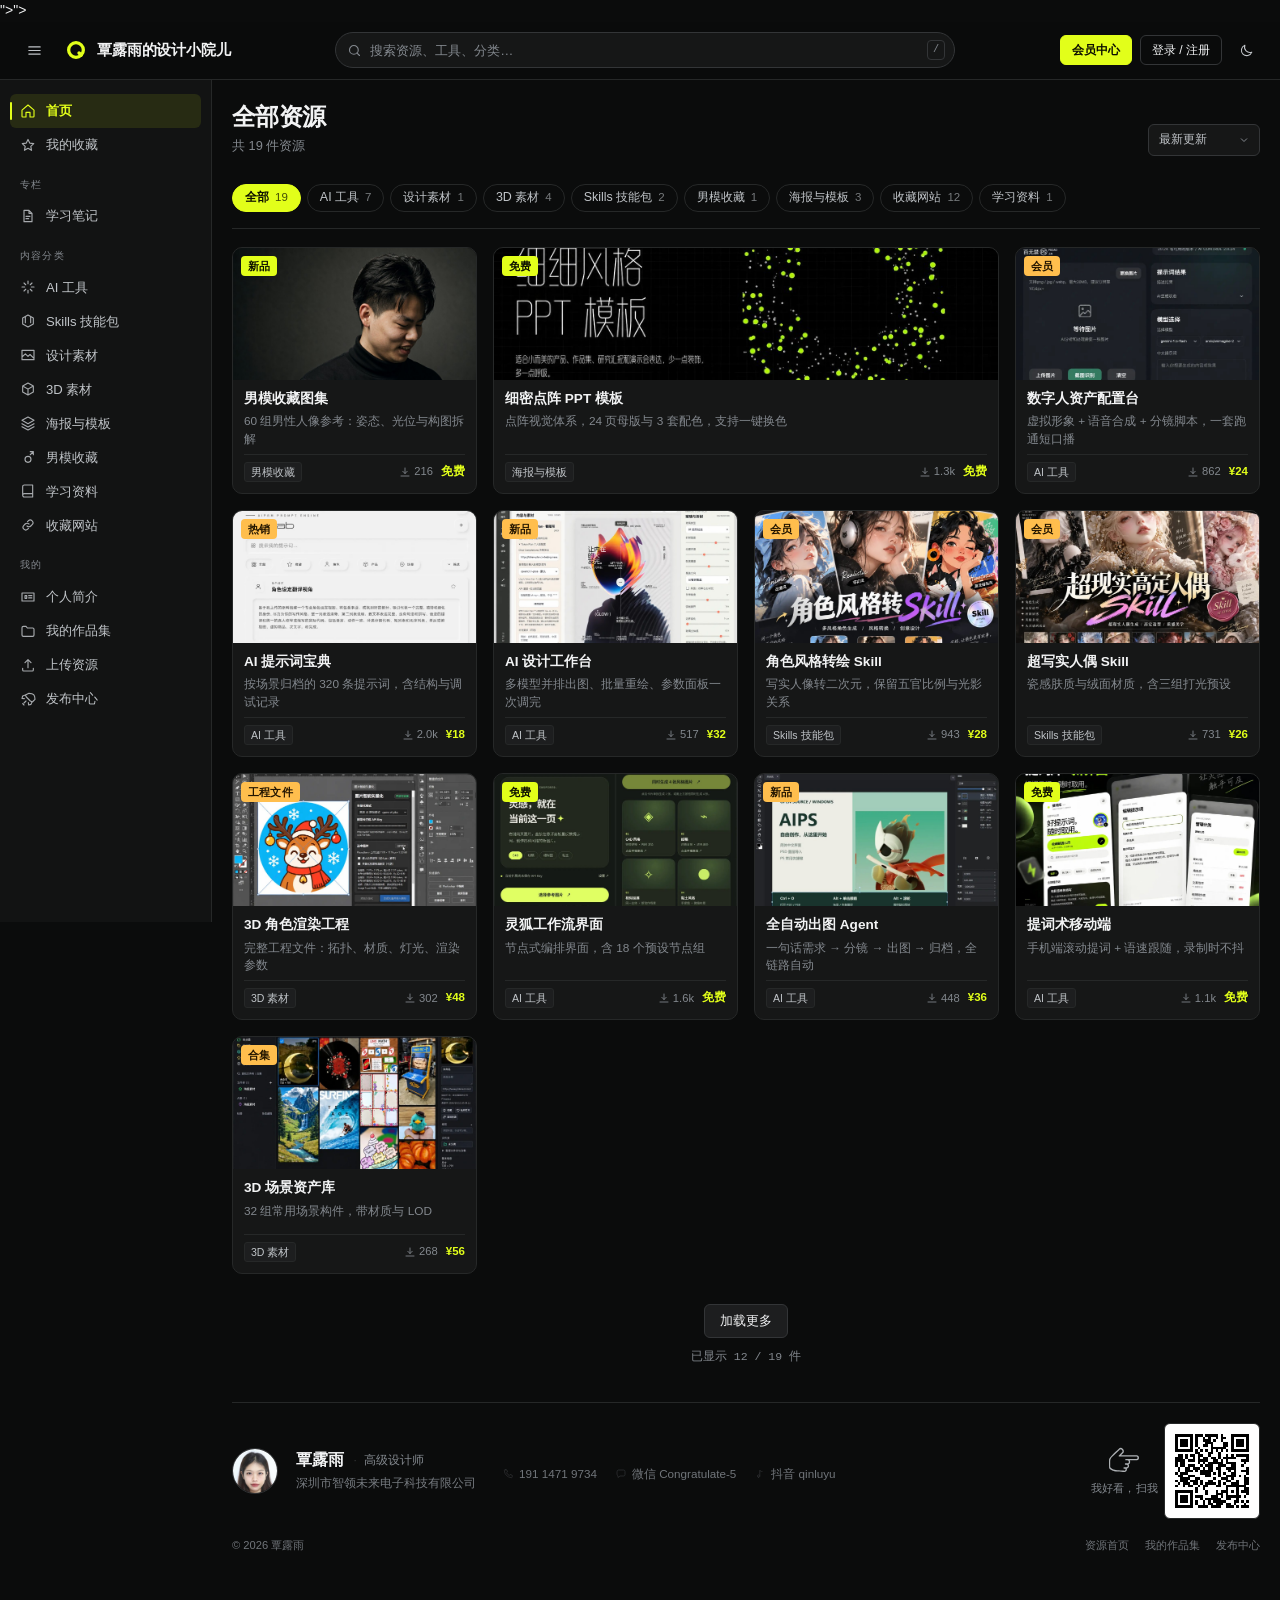
<file: index.html>
<!DOCTYPE html>
<html lang="zh-CN" data-theme="dark">
<head>
<meta charset="UTF-8">
<meta name="viewport" content="width=device-width, initial-scale=1">
<title>覃露雨的设计小院儿 · 设计资产与 AI 工具</title>
<meta name="description" content="设计资产、AI 工具、3D 素材与学习资料合集。">
<link rel="icon" href="data:image/svg+xml,<svg xmlns='http://www.w3.org/2000/svg' viewBox='0 0 32 32'><rect width='32' height='32' rx='16' fill='%23111213'/><circle cx='16' cy='16' r='9.8' stroke='%23e2ff1a' stroke-width='4.4' fill='none'/><path d='M20.1 20.1 22.79 22.79' stroke='%23e2ff1a' stroke-width='4.6' stroke-linecap='round'/></svg>"><rect width='32' height='32' rx='16' fill='%23111213'/><circle cx='15' cy='15' r='7.4' stroke='%23e2ff1a' stroke-width='4.2' fill='none'/><path d='M19.6 19.6 25 25' stroke='%23e2ff1a' stroke-width='4.2' stroke-linecap='round'/></svg>"><rect width='32' height='32' rx='8' fill='%23e2ff1a'/><rect x='11' y='11' width='10' height='10' rx='2' fill='%230d1000'/></svg>">
<link rel="stylesheet" href="assets/css/site.css?v=20261028e">
</head>
<body>

<header class="topbar">
  <button class="icon-btn" type="button" data-side-toggle aria-label="切换侧栏" title="切换侧栏">
    <svg viewBox="0 0 24 24" fill="none" stroke="currentColor" stroke-width="1.7" stroke-linecap="round"><path d="M4 7h16M4 12h16M4 17h16"/></svg>
  </button>

  <a class="logo" href="index.html">
    <span class="logo-mark" aria-hidden="true">
      <svg viewBox="0 0 32 32" fill="none" aria-hidden="true">
        <circle cx="16" cy="16" r="9.8" stroke="currentColor" stroke-width="4.4"/>
        <path d="M20.1 20.1 22.79 22.79" stroke="currentColor" stroke-width="4.6" stroke-linecap="round"/>
      </svg>
    </span>
    <span class="logo-text" data-site-name>覃露雨的设计小院儿</span>
  </a>

  <form class="search" data-search-form role="search">
    <svg viewBox="0 0 24 24" fill="none" stroke="currentColor" stroke-width="1.8" stroke-linecap="round"><path d="M11 4a7 7 0 1 0 0 14 7 7 0 0 0 0-14zM20 20l-4.3-4.3"/></svg>
    <input type="search" id="q" placeholder="搜索资源、工具、分类…" autocomplete="off" aria-label="搜索">
    <kbd>/</kbd>
  </form>

  <div class="top-actions">
    <a class="btn sm acid" href="#" data-need-login><span>会员中心</span></a>
    <a class="btn sm ghost" href="#" data-need-login><span>登录 / 注册</span></a>
    <button class="icon-btn" type="button" data-theme-toggle aria-label="切换深浅色" title="切换深浅色">◐</button>
  </div>
</header>

<div class="subbar" data-subbar data-parent="works.html" data-home>
  <button class="back-btn" type="button" data-back></button>
  <nav class="crumb" data-crumb aria-label="当前位置"></nav>
</div>

<div class="shell">
  <aside class="sidebar" aria-label="侧栏导航">
    <div class="side-inner" data-sidebar></div>
  </aside>

  <main class="content">
    <div class="content-inner">

      <div class="page-head">
        <div>
          <h1 id="pageTitle">全部资源</h1>
          <p class="sub" id="pageSub">共 0 件资源</p>
        </div>
        <div class="head-tools">
          <label class="sr-only" for="sortSel">排序</label>
          <select class="select" id="sortSel">
            <option value="new">最新更新</option>
            <option value="hot">最多下载</option>
            <option value="free">免费优先</option>
            <option value="price">价格从低到高</option>
          </select>
        </div>
      </div>

      <div class="chips" id="chips" role="group" aria-label="分类筛选"></div>

      <div class="grid-cards" id="grid" aria-live="polite"></div>

      <div class="more-row">
        <button class="btn" type="button" id="loadMore">加载更多</button>
        <span class="count" id="count"></span>
      </div>

      <footer class="site-foot" data-foot></footer>

    </div>
  </main>
</div>

<script src="assets/js/data.js?v=20261028e"></script>
<script src="assets/js/app.js?v=20261028e"></script>
<script src="assets/js/list.js?v=20261028e"></script>
</body>
</html>
</file>
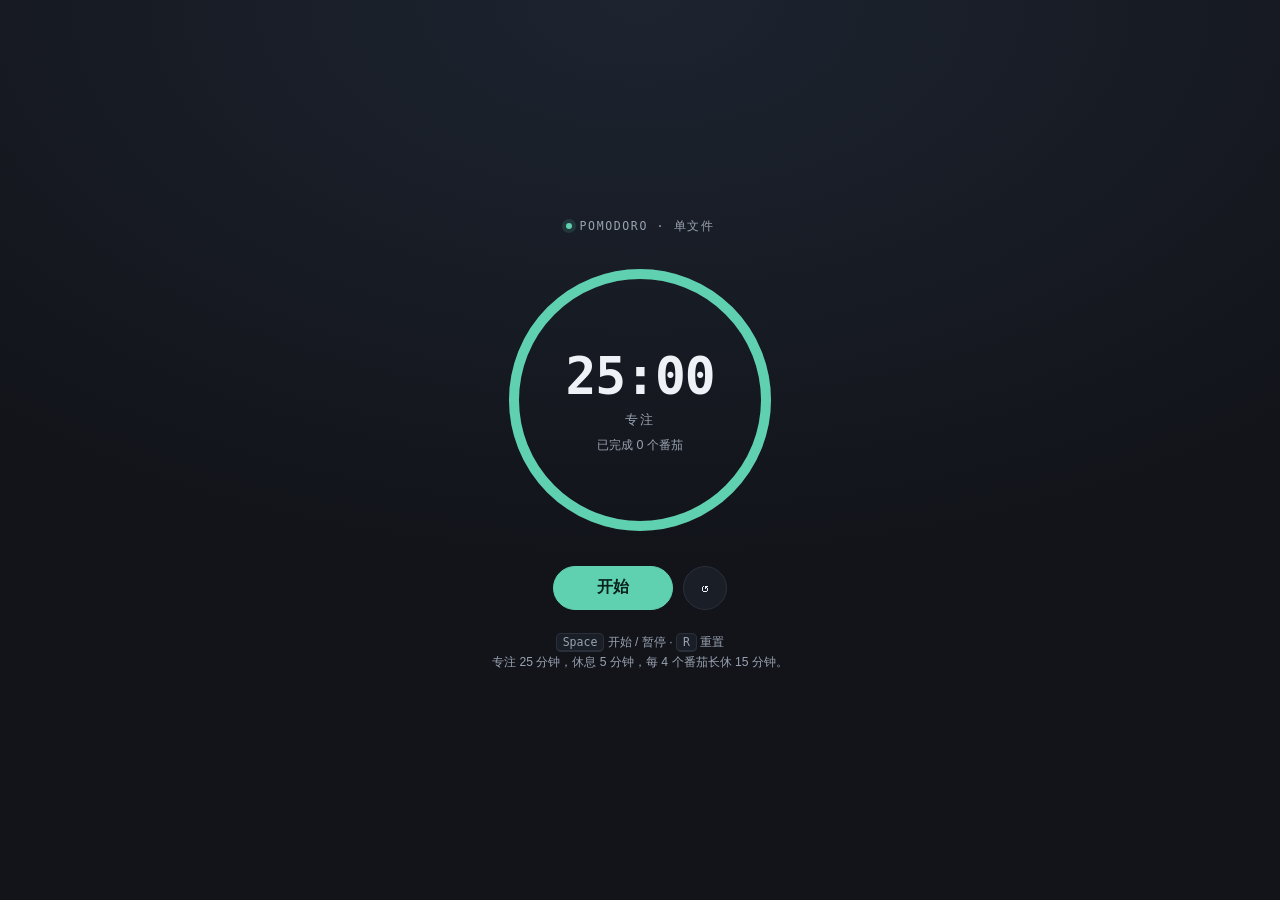
<file: apps/hello-card/index.html>
<!DOCTYPE html>
<html lang="zh-CN">
<head>
<meta charset="UTF-8">
<meta name="viewport" content="width=device-width, initial-scale=1">
<title>番茄钟 · 专注 25 分钟</title>
<meta name="description" content="单文件番茄工作法计时器，无依赖，可离线使用。">
<style>
  :root{
    --bg:#12141a; --card:#1a1e26; --line:#2a303b;
    --ink:#eef1f6; --dim:#9aa3b1; --accent:#5fd0b0; --accent-2:#f0b062;
  }
  *{box-sizing:border-box}
  html,body{height:100%}
  body{
    margin:0; display:grid; place-items:center; padding:24px;
    background:radial-gradient(120% 100% at 50% 0%, #1d2430 0%, var(--bg) 62%);
    color:var(--ink);
    font-family:-apple-system,BlinkMacSystemFont,"Segoe UI","PingFang SC","Microsoft YaHei",sans-serif;
  }
  .app{width:100%; max-width:380px; text-align:center}
  .brand{
    display:inline-flex; align-items:center; gap:8px;
    font-size:.72rem; letter-spacing:.14em; text-transform:uppercase;
    color:var(--dim); font-family:ui-monospace,Menlo,Consolas,monospace;
  }
  .brand i{width:6px;height:6px;border-radius:50%;background:var(--accent);box-shadow:0 0 0 4px rgba(95,208,176,.14)}

  .dial{position:relative; margin:26px auto 0; width:280px; height:280px}
  .dial svg{transform:rotate(-90deg)}
  .track{fill:none; stroke:var(--line); stroke-width:10}
  .bar{fill:none; stroke:var(--accent); stroke-width:10; stroke-linecap:round; transition:stroke-dashoffset .35s linear, stroke .25s}

  .readout{position:absolute; inset:0; display:grid; place-content:center; gap:6px}
  .time{
    font-family:ui-monospace,SFMono-Regular,Menlo,Consolas,monospace;
    font-size:3.2rem; font-weight:600; letter-spacing:-.02em; font-variant-numeric:tabular-nums;
  }
  .phase{font-size:.8rem; letter-spacing:.12em; text-transform:uppercase; color:var(--dim)}
  .rounds{font-size:.78rem; color:var(--dim); margin-top:2px}

  .controls{display:flex; gap:10px; justify-content:center; margin-top:26px}
  button{
    font:inherit; cursor:pointer; border-radius:999px; border:1px solid var(--line);
    background:var(--card); color:var(--ink); height:44px; padding:0 22px;
    transition:background .18s,border-color .18s,transform .12s;
  }
  button:hover{background:#222836; border-color:#39424f}
  button:active{transform:translateY(1px)}
  button.primary{background:var(--accent); border-color:var(--accent); color:#08221b; font-weight:600; min-width:120px}
  button.primary:hover{filter:brightness(1.07); background:var(--accent)}
  button.ghost{width:44px; padding:0}

  .hint{margin-top:22px; font-size:.76rem; color:var(--dim); line-height:1.7}
  kbd{
    font-family:ui-monospace,Menlo,monospace; font-size:.72rem; padding:1px 6px;
    border:1px solid var(--line); border-bottom-width:2px; border-radius:5px; background:var(--card);
  }
  body.break .bar{stroke:var(--accent-2)}
  body.break .brand i{background:var(--accent-2); box-shadow:0 0 0 4px rgba(240,176,98,.14)}
</style>
</head>
<body>
<main class="app">
  <span class="brand"><i></i> Pomodoro · 单文件</span>

  <div class="dial">
    <svg width="280" height="280" viewBox="0 0 280 280" aria-hidden="true">
      <circle class="track" cx="140" cy="140" r="126"></circle>
      <circle class="bar" id="bar" cx="140" cy="140" r="126"
              stroke-dasharray="791.7" stroke-dashoffset="0"></circle>
    </svg>
    <div class="readout">
      <div class="time" id="time" role="timer" aria-live="off">25:00</div>
      <div class="phase" id="phase">专注</div>
      <div class="rounds" id="rounds">已完成 0 个番茄</div>
    </div>
  </div>

  <div class="controls">
    <button class="primary" id="toggle">开始</button>
    <button class="ghost" id="reset" title="重置（R）" aria-label="重置">↺</button>
  </div>

  <p class="hint">
    <kbd>Space</kbd> 开始 / 暂停 · <kbd>R</kbd> 重置<br>
    专注 25 分钟，休息 5 分钟，每 4 个番茄长休 15 分钟。
  </p>
</main>

<script>
(function () {
  'use strict';

  var FOCUS = 25 * 60, SHORT = 5 * 60, LONG = 15 * 60;
  var CIRC = 2 * Math.PI * 126;

  var el = {
    bar: document.getElementById('bar'),
    time: document.getElementById('time'),
    phase: document.getElementById('phase'),
    rounds: document.getElementById('rounds'),
    toggle: document.getElementById('toggle'),
    reset: document.getElementById('reset')
  };

  var st = { mode: 'focus', left: FOCUS, total: FOCUS, running: false, done: 0, timer: null };

  el.bar.setAttribute('stroke-dasharray', CIRC.toFixed(1));

  function fmt(s) {
    var m = Math.floor(s / 60), sec = s % 60;
    return String(m).padStart(2, '0') + ':' + String(sec).padStart(2, '0');
  }

  function paint() {
    el.time.textContent = fmt(st.left);
    el.phase.textContent = st.mode === 'focus' ? '专注' : (st.mode === 'long' ? '长休息' : '休息');
    el.rounds.textContent = '已完成 ' + st.done + ' 个番茄';
    el.bar.style.strokeDashoffset = (CIRC * (1 - st.left / st.total)).toFixed(1);
    el.toggle.textContent = st.running ? '暂停' : (st.left === st.total ? '开始' : '继续');
    document.body.classList.toggle('break', st.mode !== 'focus');
    document.title = (st.running ? fmt(st.left) + ' · ' : '') + (st.mode === 'focus' ? '专注' : '休息') + ' · 番茄钟';
  }

  function next() {
    if (st.mode === 'focus') {
      st.done += 1;
      st.mode = st.done % 4 === 0 ? 'long' : 'short';
      st.total = st.mode === 'long' ? LONG : SHORT;
    } else {
      st.mode = 'focus';
      st.total = FOCUS;
    }
    st.left = st.total;
    chime();
    notify();
  }

  function tick() {
    if (st.left > 0) { st.left -= 1; paint(); return; }
    next();
    paint();
  }

  function start() {
    if (st.running) return;
    st.running = true;
    st.timer = setInterval(tick, 1000);
    paint();
  }

  function pause() {
    st.running = false;
    clearInterval(st.timer);
    paint();
  }

  function reset() {
    pause();
    st.mode = 'focus';
    st.total = FOCUS;
    st.left = FOCUS;
    st.done = 0;
    paint();
  }

  // 用 WebAudio 生成两声提示音，避免引入音频文件
  function chime() {
    try {
      var Ctx = window.AudioContext || window.webkitAudioContext;
      if (!Ctx) return;
      var ctx = new Ctx();
      [880, 1180].forEach(function (freq, i) {
        var osc = ctx.createOscillator(), gain = ctx.createGain();
        osc.type = 'sine'; osc.frequency.value = freq;
        gain.gain.setValueAtTime(0.0001, ctx.currentTime + i * 0.18);
        gain.gain.exponentialRampToValueAtTime(0.16, ctx.currentTime + i * 0.18 + 0.02);
        gain.gain.exponentialRampToValueAtTime(0.0001, ctx.currentTime + i * 0.18 + 0.5);
        osc.connect(gain).connect(ctx.destination);
        osc.start(ctx.currentTime + i * 0.18);
        osc.stop(ctx.currentTime + i * 0.18 + 0.55);
      });
      setTimeout(function () { ctx.close(); }, 1600);
    } catch (e) { /* 静音不影响计时 */ }
  }

  function notify() {
    if (!('Notification' in window) || Notification.permission !== 'granted') return;
    try {
      new Notification(st.mode === 'focus' ? '休息结束，回到专注' : '专注结束，休息一下', {
        body: '已完成 ' + st.done + ' 个番茄'
      });
    } catch (e) {}
  }

  el.toggle.addEventListener('click', function () {
    if (st.running) { pause(); return; }
    if ('Notification' in window && Notification.permission === 'default') {
      Notification.requestPermission().catch(function () {});
    }
    start();
  });

  el.reset.addEventListener('click', reset);

  document.addEventListener('keydown', function (e) {
    if (e.target.tagName === 'INPUT') return;
    if (e.code === 'Space') { e.preventDefault(); st.running ? pause() : start(); }
    if (e.key === 'r' || e.key === 'R') reset();
  });

  paint();
})();
</script>
</body>
</html>
</file>
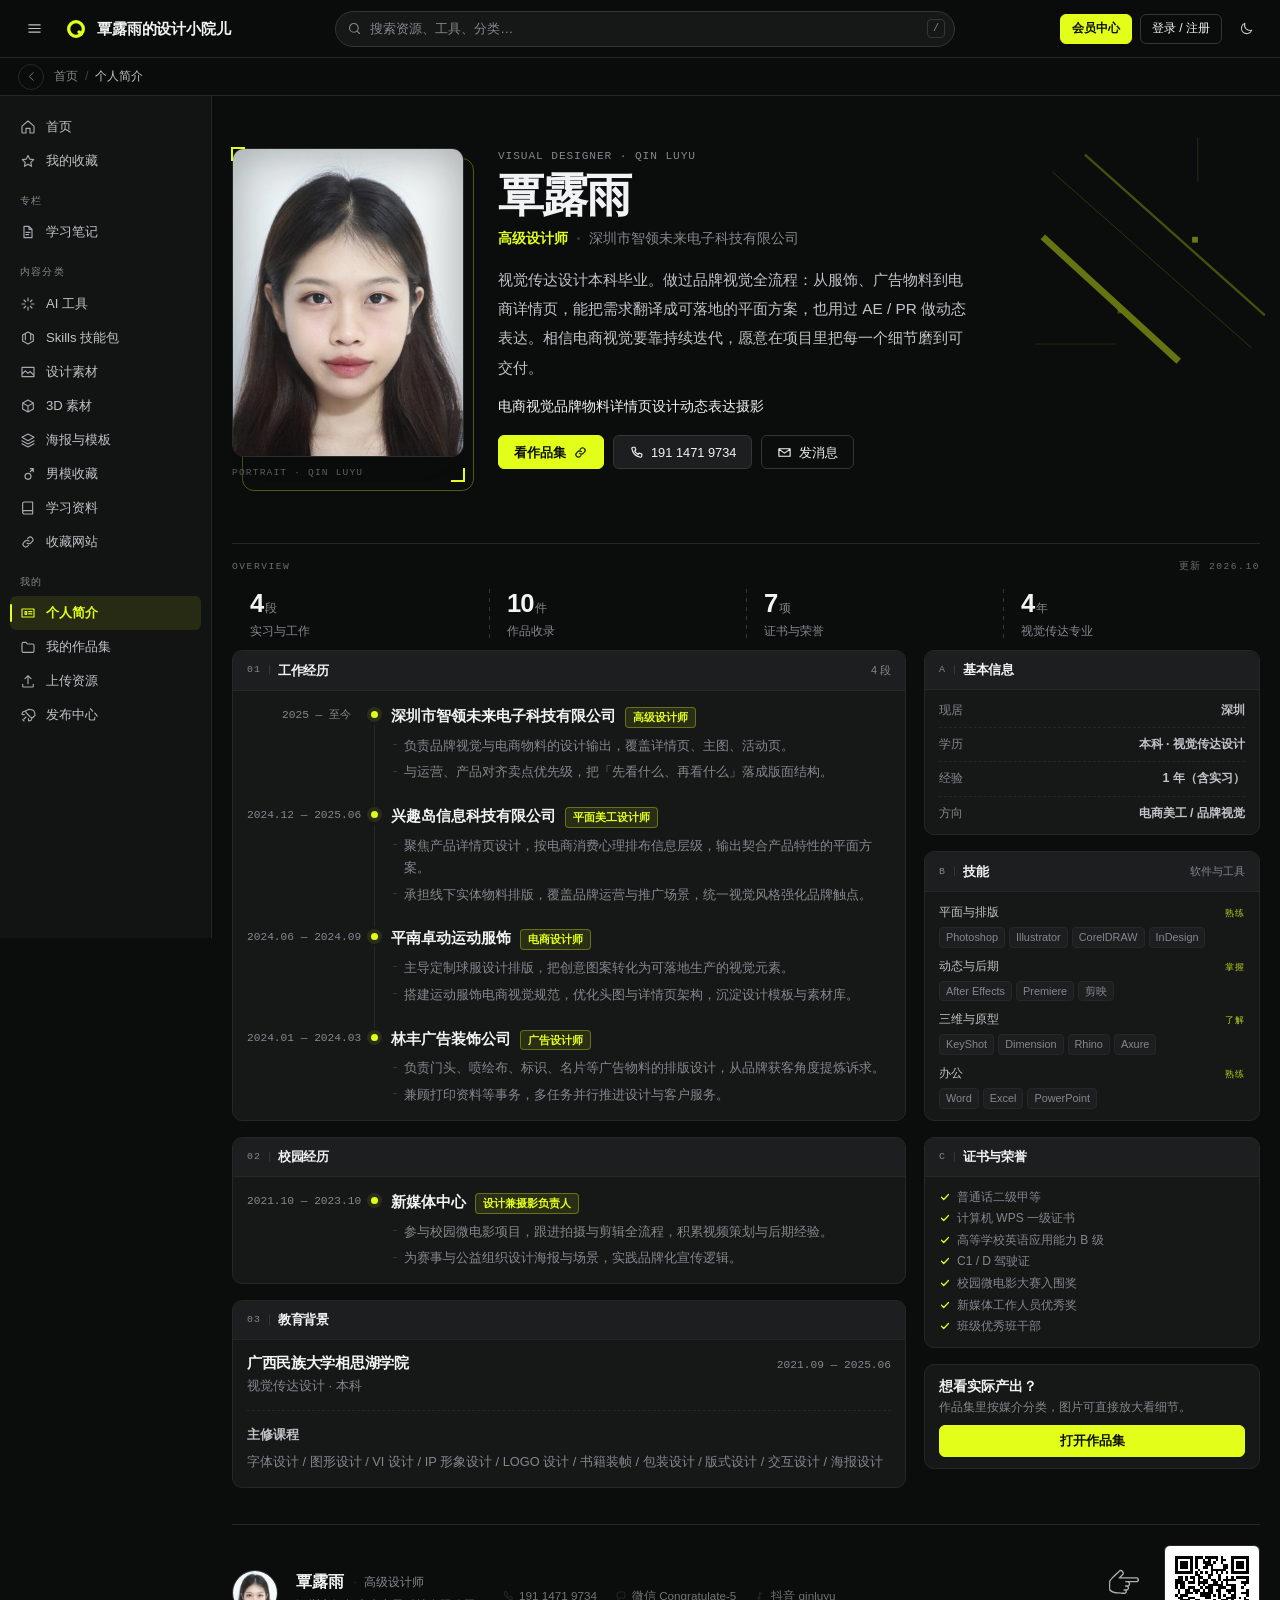
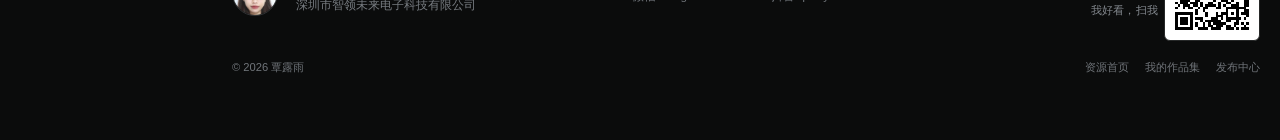
<file: about.html>
<!DOCTYPE html>
<html lang="zh-CN" data-theme="dark">
<head>
<meta charset="UTF-8">
<meta name="viewport" content="width=device-width, initial-scale=1">
<title>个人简介 · 覃露雨</title>
<meta name="description" content="覃露雨 · 高级设计师，视觉传达设计本科，电商视觉与品牌物料方向。">
<link rel="icon" href="data:image/svg+xml,<svg xmlns='http://www.w3.org/2000/svg' viewBox='0 0 32 32'><rect width='32' height='32' rx='16' fill='%23111213'/><circle cx='16' cy='16' r='9.8' stroke='%23e2ff1a' stroke-width='4.4' fill='none'/><path d='M20.1 20.1 22.79 22.79' stroke='%23e2ff1a' stroke-width='4.6' stroke-linecap='round'/></svg>">
<link rel="stylesheet" href="assets/css/site.css?v=20261028e">
</head>
<body>

<header class="topbar">
  <button class="icon-btn" type="button" data-side-toggle aria-label="切换侧栏" title="切换侧栏">
    <svg viewBox="0 0 24 24" fill="none" stroke="currentColor" stroke-width="1.7" stroke-linecap="round"><path d="M4 7h16M4 12h16M4 17h16"/></svg>
  </button>
  <a class="logo" href="index.html">
    <span class="logo-mark" aria-hidden="true">
      <svg viewBox="0 0 32 32" fill="none" aria-hidden="true">
        <circle cx="16" cy="16" r="9.8" stroke="currentColor" stroke-width="4.4"/>
        <path d="M20.1 20.1 22.79 22.79" stroke="currentColor" stroke-width="4.6" stroke-linecap="round"/>
      </svg>
    </span>
    <span class="logo-text" data-site-name>覃露雨的设计小院儿</span>
  </a>
  <form class="search" data-search-form role="search">
    <svg viewBox="0 0 24 24" fill="none" stroke="currentColor" stroke-width="1.8" stroke-linecap="round"><path d="M11 4a7 7 0 1 0 0 14 7 7 0 0 0 0-14zM20 20l-4.3-4.3"/></svg>
    <input type="search" placeholder="搜索资源、工具、分类…" autocomplete="off" aria-label="搜索">
    <kbd>/</kbd>
  </form>
  <div class="top-actions">
    <a class="btn sm acid" href="#" data-need-login><span>会员中心</span></a>
    <a class="btn sm ghost" href="#" data-need-login><span>登录 / 注册</span></a>
    <button class="icon-btn" type="button" data-theme-toggle aria-label="切换深浅色" title="切换深浅色">◐</button>
  </div>
</header>

<div class="subbar" data-subbar data-parent="index.html">
  <button class="back-btn" type="button" data-back></button>
  <nav class="crumb" data-crumb aria-label="当前位置"></nav>
</div>

<div class="shell">
  <aside class="sidebar" aria-label="侧栏导航">
    <div class="side-inner" data-sidebar></div>
  </aside>

  <main class="content">
    <div class="content-inner">

      <section class="about-hero" id="hero"></section>

      <div class="about-grid">
        <div class="about-main" id="main"></div>
        <aside class="about-side" id="side"></aside>
      </div>

      <footer class="site-foot" data-foot></footer>
    </div>
  </main>
</div>

<script src="assets/js/data.js?v=20261028e"></script>
<script src="assets/js/app.js?v=20261028e"></script>
<script src="assets/js/about.js?v=20261028e"></script>
</body>
</html>
</file>
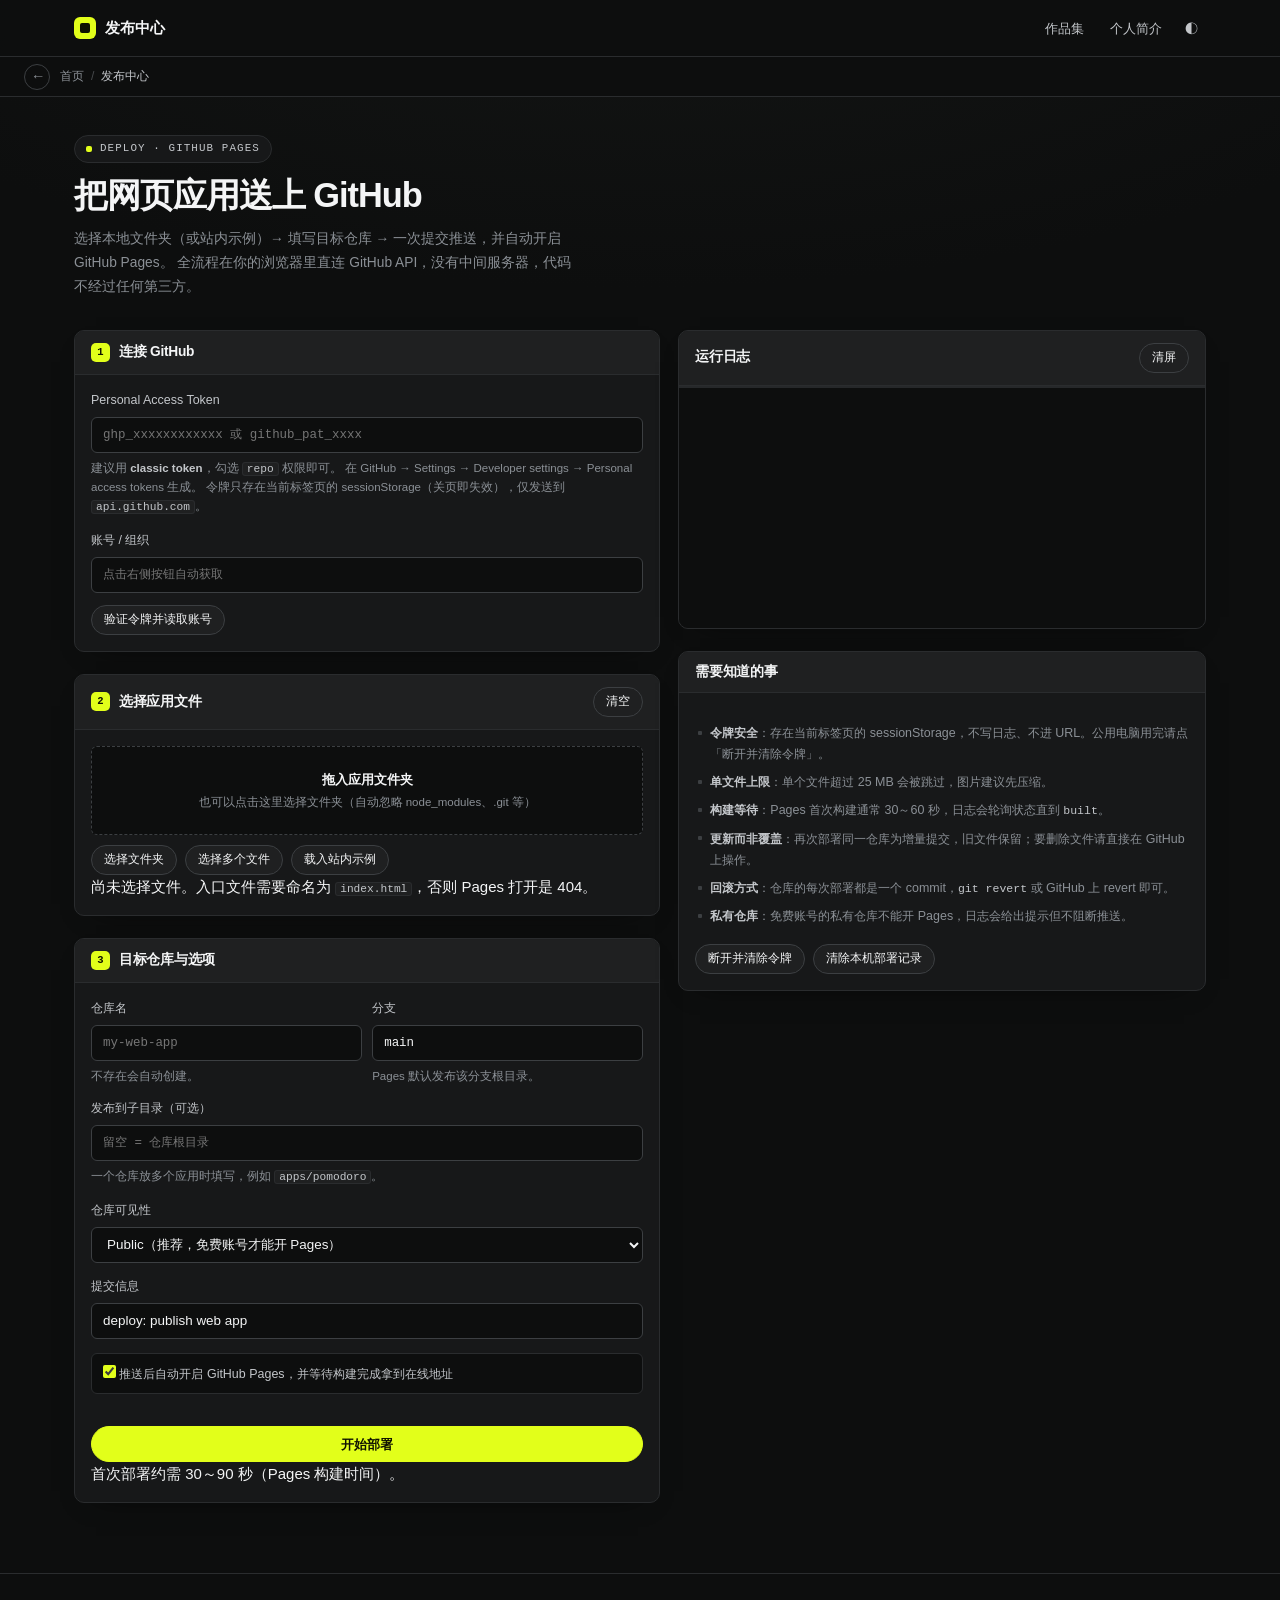
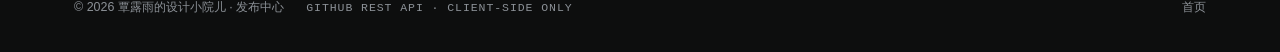
<file: deploy.html>
<!DOCTYPE html>
<html lang="zh-CN" data-theme="dark">
<head>
<meta charset="UTF-8">
<meta name="viewport" content="width=device-width, initial-scale=1">
<title>发布中心 · 把网页应用部署到 GitHub Pages</title>
<meta name="description" content="在浏览器里把本地网页应用推送到 GitHub 仓库，并开启 GitHub Pages 生成在线地址。">
<link rel="stylesheet" href="assets/css/style.css?v=20261028e">
<link rel="icon" href="data:image/svg+xml,<svg xmlns='http://www.w3.org/2000/svg' viewBox='0 0 32 32'><rect width='32' height='32' rx='8' fill='%231f6f5c'/><path d='M10 21l6-10 6 10z' fill='%23faf8f4'/></svg>">
</head>
<body>

<header class="site-nav">
  <div class="wrap">
    <a class="brand" href="index.html">
      <span class="brand-dot" aria-hidden="true"></span>
      <span>发布中心</span>
    </a>
    <nav class="nav-links" aria-label="主导航">
      <a href="works.html">作品集</a>
      <a href="about.html">个人简介</a>
      <button class="theme-toggle" id="themeToggle" type="button" aria-label="切换深浅色" title="切换深浅色">◐</button>
    </nav>
  </div>
</header>

<!-- 定位条：返回 + 当前位置，与其它页面保持一致 -->
<div class="page-subbar">
  <button class="ps-back" type="button" id="psBack" aria-label="返回上一页" title="返回">←</button>
  <nav class="ps-crumb"><a href="index.html">首页</a><span>/</span><em>发布中心</em></nav>
</div>

<main>
  <section class="page-head">
    <div class="wrap">
      <span class="eyebrow"><i aria-hidden="true"></i> Deploy · GitHub Pages</span>
      <h1>把网页应用送上 GitHub</h1>
      <p>
        选择本地文件夹（或站内示例）→ 填写目标仓库 → 一次提交推送，并自动开启 GitHub Pages。
        全流程在你的浏览器里直连 GitHub API，没有中间服务器，代码不经过任何第三方。
      </p>
    </div>
  </section>

  <div class="wrap">
    <div class="deploy-grid">

      <!-- 左列 -->
      <div>
        <!-- 步骤 1：授权 -->
        <section class="panel" style="margin-bottom:22px">
          <div class="panel-head">
            <span class="step-no">1</span>
            <h2>连接 GitHub</h2>
            <span class="badge-live" id="authState" style="margin-left:auto;display:none"><i></i>已连接</span>
          </div>
          <div class="panel-body">
            <div class="field">
              <label for="token">Personal Access Token</label>
              <input class="input mono-input" id="token" type="password" autocomplete="off" spellcheck="false"
                     placeholder="ghp_xxxxxxxxxxxx 或 github_pat_xxxx">
              <span class="hint">
                建议用 <b>classic token</b>，勾选 <code>repo</code> 权限即可。
                在 GitHub → Settings → Developer settings → Personal access tokens 生成。
                令牌只存在当前标签页的 sessionStorage（关页即失效），仅发送到 <code>api.github.com</code>。
              </span>
            </div>
            <div class="field">
              <label for="owner">账号 / 组织</label>
              <input class="input mono-input" id="owner" type="text" autocomplete="off" spellcheck="false" placeholder="点击右侧按钮自动获取">
              <span class="hint">
                <button class="btn sm" id="btnVerify" type="button" style="margin-top:6px">验证令牌并读取账号</button>
              </span>
            </div>
          </div>
        </section>

        <!-- 步骤 2：文件 -->
        <section class="panel" style="margin-bottom:22px">
          <div class="panel-head">
            <span class="step-no">2</span>
            <h2>选择应用文件</h2>
            <button class="btn sm" id="btnClearFiles" type="button" style="margin-left:auto">清空</button>
          </div>
          <div class="panel-body">
            <div class="drop" id="dropZone" role="button" tabindex="0" aria-label="拖入文件夹或点击选择">
              <strong>拖入应用文件夹</strong>
              <span>也可以点击这里选择文件夹（自动忽略 node_modules、.git 等）</span>
            </div>
            <input type="file" id="dirInput" webkitdirectory directory multiple hidden>
            <input type="file" id="fileInput" multiple hidden>

            <div style="display:flex;gap:8px;margin-top:10px;flex-wrap:wrap">
              <button class="btn sm" id="btnPickDir" type="button">选择文件夹</button>
              <button class="btn sm" id="btnPickFiles" type="button">选择多个文件</button>
              <button class="btn sm" id="btnLoadSample" type="button">载入站内示例</button>
            </div>

            <div class="file-list" id="fileList" aria-live="polite"></div>
            <span class="hint" id="fileSummary">尚未选择文件。入口文件需要命名为 <code>index.html</code>，否则 Pages 打开是 404。</span>
          </div>
        </section>

        <!-- 步骤 3：目标 -->
        <section class="panel">
          <div class="panel-head">
            <span class="step-no">3</span>
            <h2>目标仓库与选项</h2>
          </div>
          <div class="panel-body">
            <div class="row-2">
              <div class="field">
                <label for="repo">仓库名</label>
                <input class="input mono-input" id="repo" type="text" autocomplete="off" spellcheck="false" placeholder="my-web-app">
                <span class="hint">不存在会自动创建。</span>
              </div>
              <div class="field">
                <label for="branch">分支</label>
                <input class="input mono-input" id="branch" type="text" value="main" spellcheck="false">
                <span class="hint">Pages 默认发布该分支根目录。</span>
              </div>
            </div>

            <div class="field">
              <label for="prefix">发布到子目录（可选）</label>
              <input class="input mono-input" id="prefix" type="text" spellcheck="false" placeholder="留空 = 仓库根目录">
              <span class="hint">一个仓库放多个应用时填写，例如 <code>apps/pomodoro</code>。</span>
            </div>

            <div class="field">
              <label for="visibility">仓库可见性</label>
              <select class="input" id="visibility">
                <option value="public" selected>Public（推荐，免费账号才能开 Pages）</option>
                <option value="private">Private（Pages 需付费账号）</option>
              </select>
            </div>

            <div class="field">
              <label for="commitMsg">提交信息</label>
              <input class="input" id="commitMsg" type="text" value="deploy: publish web app" spellcheck="false">
            </div>

            <div class="field">
              <label class="check">
                <input type="checkbox" id="enablePages" checked>
                <span>推送后自动开启 GitHub Pages，并等待构建完成拿到在线地址</span>
              </label>
            </div>

            <button class="btn accent block" id="btnDeploy" type="button" style="margin-top:18px">
              开始部署
            </button>
            <span class="hint" id="deployHint">首次部署约需 30～90 秒（Pages 构建时间）。</span>
          </div>
        </section>
      </div>

      <!-- 右列 -->
      <div>
        <section class="panel">
          <div class="panel-head">
            <h2>运行日志</h2>
            <button class="btn sm" id="btnClearLog" type="button" style="margin-left:auto">清屏</button>
          </div>
          <div class="progress"><div class="progress-bar" id="progressBar"></div></div>
          <pre class="log" id="log" aria-live="polite"></pre>
          <div class="result" id="result">
            <h3>部署成功</h3>
            <a class="url" id="resultUrl" href="#" target="_blank" rel="noopener"></a>
            <div class="actions">
              <a class="btn sm" id="resultRepo" href="#" target="_blank" rel="noopener">打开仓库</a>
              <a class="btn sm" id="resultSite" href="#" target="_blank" rel="noopener">访问站点</a>
              <button class="btn sm" id="btnCopyJson" type="button">复制作品 JSON</button>
              <a class="btn sm" href="index.html">回首页查看</a>
            </div>
          </div>
        </section>

        <section class="panel" style="margin-top:22px">
          <div class="panel-head"><h2>需要知道的事</h2></div>
          <div class="panel-body">
            <ul class="note-list">
              <li><b>令牌安全</b>：存在当前标签页的 sessionStorage，不写日志、不进 URL。公用电脑用完请点「断开并清除令牌」。</li>
              <li><b>单文件上限</b>：单个文件超过 25 MB 会被跳过，图片建议先压缩。</li>
              <li><b>构建等待</b>：Pages 首次构建通常 30～60 秒，日志会轮询状态直到 <code>built</code>。</li>
              <li><b>更新而非覆盖</b>：再次部署同一仓库为增量提交，旧文件保留；要删除文件请直接在 GitHub 上操作。</li>
              <li><b>回滚方式</b>：仓库的每次部署都是一个 commit，<code>git revert</code> 或 GitHub 上 revert 即可。</li>
              <li><b>私有仓库</b>：免费账号的私有仓库不能开 Pages，日志会给出提示但不阻断推送。</li>
            </ul>
            <div style="margin-top:16px;display:flex;gap:8px;flex-wrap:wrap">
              <button class="btn sm" id="btnForget" type="button">断开并清除令牌</button>
              <button class="btn sm" id="btnClearRecords" type="button">清除本机部署记录</button>
            </div>
          </div>
        </section>
      </div>

    </div>
  </div>
</main>

<footer class="site-footer">
  <div class="wrap">
    <span>© <span id="yearNow">2026</span> 覃露雨的设计小院儿 · 发布中心</span>
    <span class="mono">GitHub REST API · client-side only</span>
    <a href="index.html" style="margin-left:auto">首页</a>
  </div>
</footer>

<script>
  // 站内点进来的回退，直接打开的回首页
  (function () {
    var btn = document.getElementById('psBack');
    if (!btn) return;
    btn.addEventListener('click', function () {
      var same = false;
      try { same = document.referrer && new URL(document.referrer).origin === location.origin; } catch (e) {}
      if (same && history.length > 1) history.back();
      else location.href = 'index.html';
    });
  })();
</script>
<script src="assets/js/config.js?v=20261028e"></script>
<script src="assets/js/store.js?v=20261028e"></script>
<script src="assets/js/deploy.js?v=20261028e"></script>
</body>
</html>
</file>
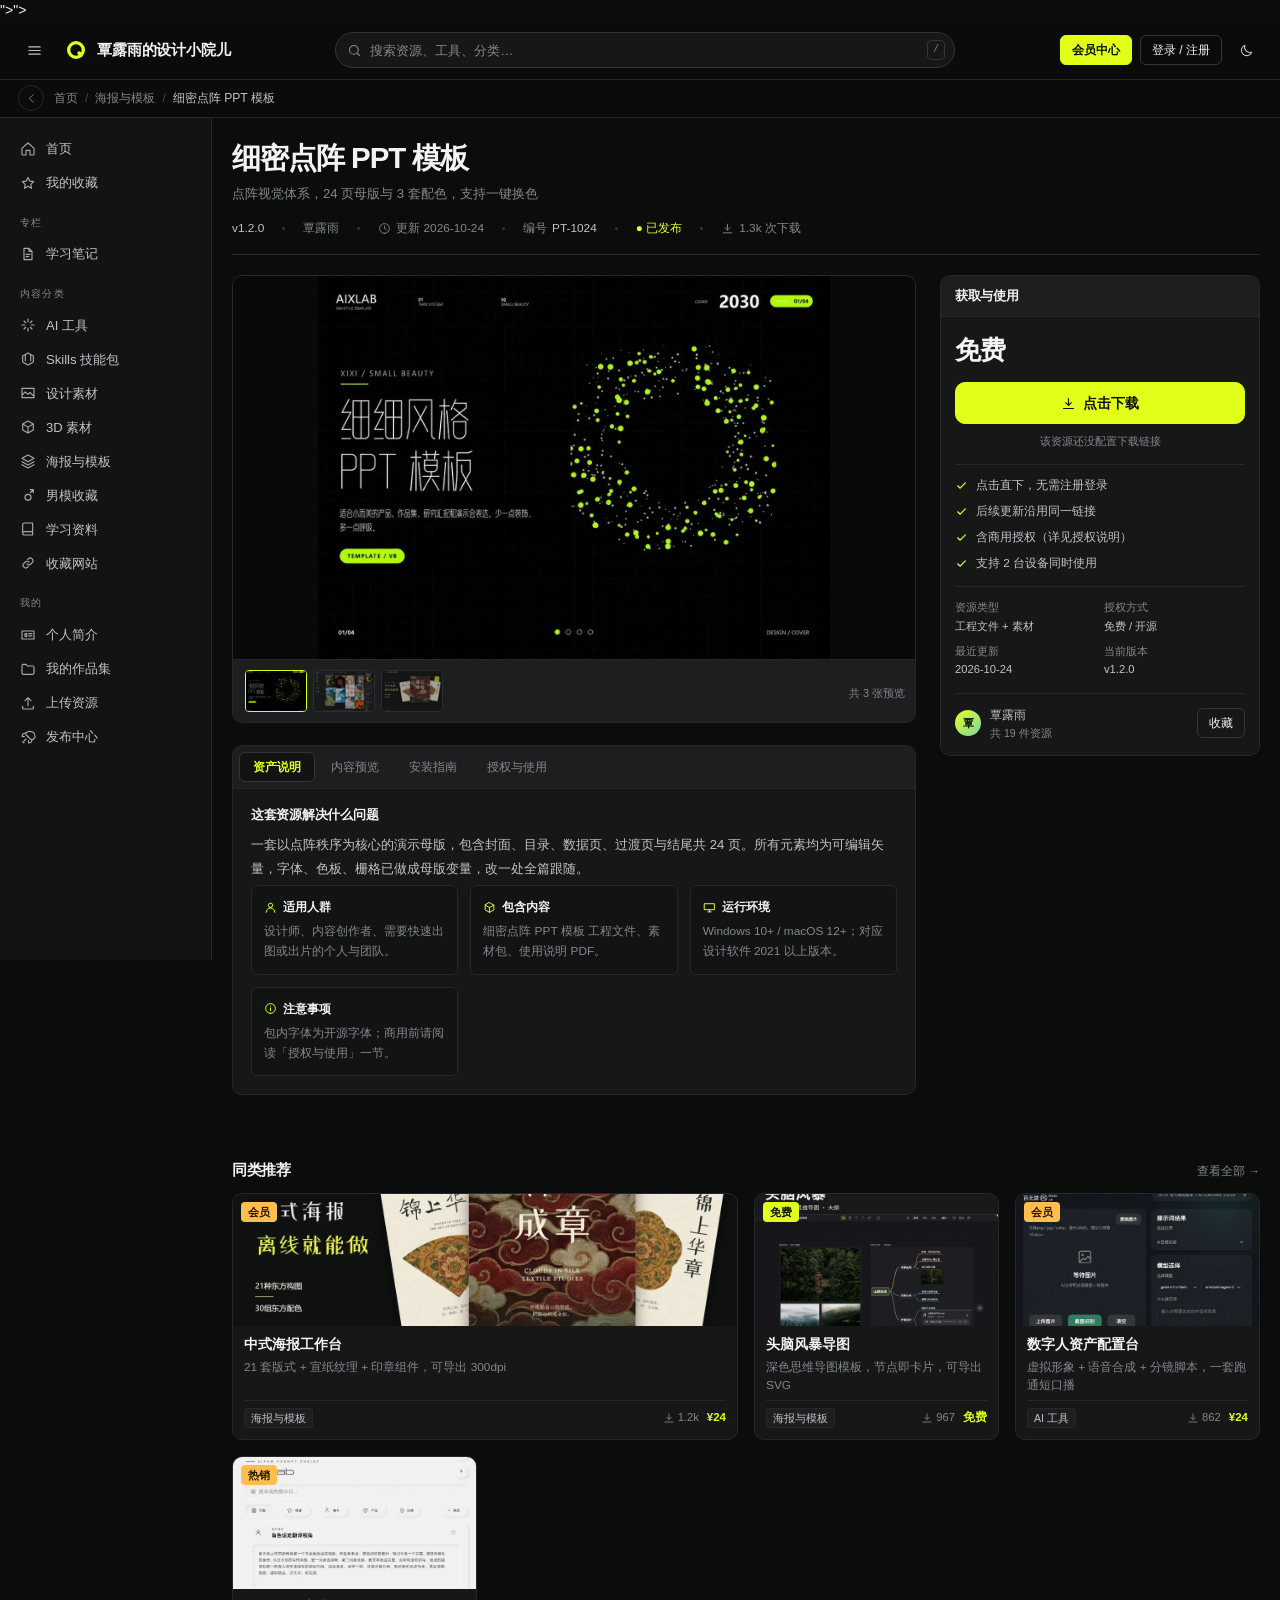
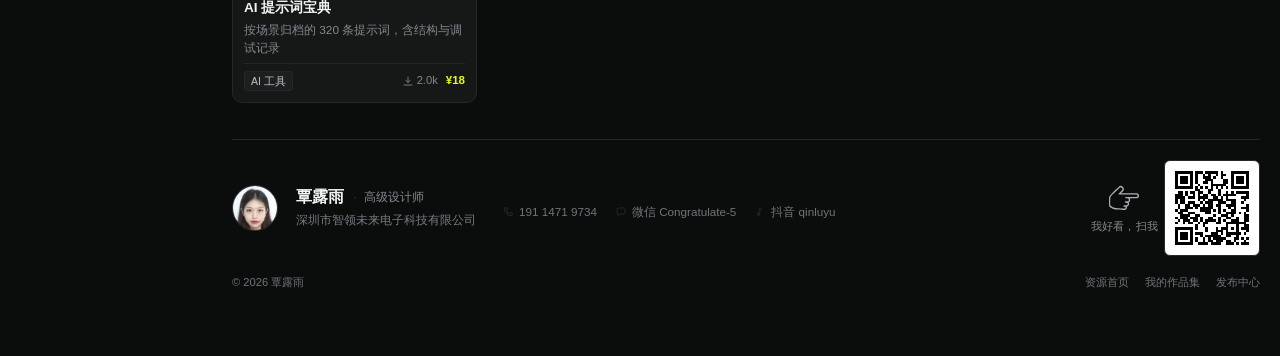
<file: detail.html>
<!DOCTYPE html>
<html lang="zh-CN" data-theme="dark">
<head>
<meta charset="UTF-8">
<meta name="viewport" content="width=device-width, initial-scale=1">
<title>资源详情 · 覃露雨的设计小院儿</title>
<meta name="description" content="资源详情：预览、说明、安装指南与授权条款。">
<link rel="icon" href="data:image/svg+xml,<svg xmlns='http://www.w3.org/2000/svg' viewBox='0 0 32 32'><rect width='32' height='32' rx='16' fill='%23111213'/><circle cx='16' cy='16' r='9.8' stroke='%23e2ff1a' stroke-width='4.4' fill='none'/><path d='M20.1 20.1 22.79 22.79' stroke='%23e2ff1a' stroke-width='4.6' stroke-linecap='round'/></svg>"><rect width='32' height='32' rx='16' fill='%23111213'/><circle cx='15' cy='15' r='7.4' stroke='%23e2ff1a' stroke-width='4.2' fill='none'/><path d='M19.6 19.6 25 25' stroke='%23e2ff1a' stroke-width='4.2' stroke-linecap='round'/></svg>"><rect width='32' height='32' rx='8' fill='%23e2ff1a'/><rect x='11' y='11' width='10' height='10' rx='2' fill='%230d1000'/></svg>">
<link rel="stylesheet" href="assets/css/site.css?v=20261028e">
</head>
<body>

<header class="topbar">
  <button class="icon-btn" type="button" data-side-toggle aria-label="切换侧栏" title="切换侧栏">
    <svg viewBox="0 0 24 24" fill="none" stroke="currentColor" stroke-width="1.7" stroke-linecap="round"><path d="M4 7h16M4 12h16M4 17h16"/></svg>
  </button>
  <a class="logo" href="index.html">
    <span class="logo-mark" aria-hidden="true">
      <svg viewBox="0 0 32 32" fill="none" aria-hidden="true">
        <circle cx="16" cy="16" r="9.8" stroke="currentColor" stroke-width="4.4"/>
        <path d="M20.1 20.1 22.79 22.79" stroke="currentColor" stroke-width="4.6" stroke-linecap="round"/>
      </svg>
    </span>
    <span class="logo-text" data-site-name>覃露雨的设计小院儿</span>
  </a>
  <form class="search" data-search-form role="search">
    <svg viewBox="0 0 24 24" fill="none" stroke="currentColor" stroke-width="1.8" stroke-linecap="round"><path d="M11 4a7 7 0 1 0 0 14 7 7 0 0 0 0-14zM20 20l-4.3-4.3"/></svg>
    <input type="search" placeholder="搜索资源、工具、分类…" autocomplete="off" aria-label="搜索">
    <kbd>/</kbd>
  </form>
  <div class="top-actions">
    <a class="btn sm acid" href="#" data-need-login><span>会员中心</span></a>
    <a class="btn sm ghost" href="#" data-need-login><span>登录 / 注册</span></a>
    <button class="icon-btn" type="button" data-theme-toggle aria-label="切换深浅色" title="切换深浅色">◐</button>
  </div>
</header>

<div class="subbar" data-subbar data-parent="index.html">
  <button class="back-btn" type="button" data-back></button>
  <nav class="crumb" data-crumb aria-label="当前位置"></nav>
</div>

<div class="shell">
  <aside class="sidebar" aria-label="侧栏导航">
    <div class="side-inner" data-sidebar></div>
  </aside>

  <main class="content">
    <div class="content-inner">

      <div class="detail-head">
        <h1 id="title">加载中…</h1>
        <p class="sub" id="subtitle"></p>
        <div class="meta-row" id="meta"></div>
      </div>

      <div class="detail-grid">
        <div>
          <section class="preview">
            <div class="preview-main"><img id="mainImg" alt="资源预览"></div>
            <div class="preview-bar">
              <div class="thumbs" id="thumbs"></div>
              <span class="hint" id="previewHint"></span>
            </div>
          </section>

          <section class="tabs">
            <div class="tab-bar" role="tablist">
              <button class="tab on" type="button" data-tab="desc" role="tab">资产说明</button>
              <button class="tab" type="button" data-tab="gallery" role="tab">内容预览</button>
              <button class="tab" type="button" data-tab="install" role="tab">安装指南</button>
              <button class="tab" type="button" data-tab="license" role="tab">授权与使用</button>
            </div>
            <div class="tab-panel on" id="panel-desc" role="tabpanel"></div>
            <div class="tab-panel" id="panel-gallery" role="tabpanel"></div>
            <div class="tab-panel" id="panel-install" role="tabpanel"></div>
            <div class="tab-panel" id="panel-license" role="tabpanel"></div>
          </section>
        </div>

        <aside id="buyHost"></aside>
      </div>

      <section class="related">
        <div class="related-head">
          <h3>同类推荐</h3>
          <a href="index.html" id="moreLink">查看全部 →</a>
        </div>
        <div class="grid-cards" id="related"></div>
      </section>

      <footer class="site-foot" data-foot></footer>

    </div>
  </main>
</div>

<script src="assets/js/data.js?v=20261028e"></script>
<script src="assets/js/app.js?v=20261028e"></script>
<script src="assets/js/detail.js?v=20261028e"></script>
</body>
</html>
</file>
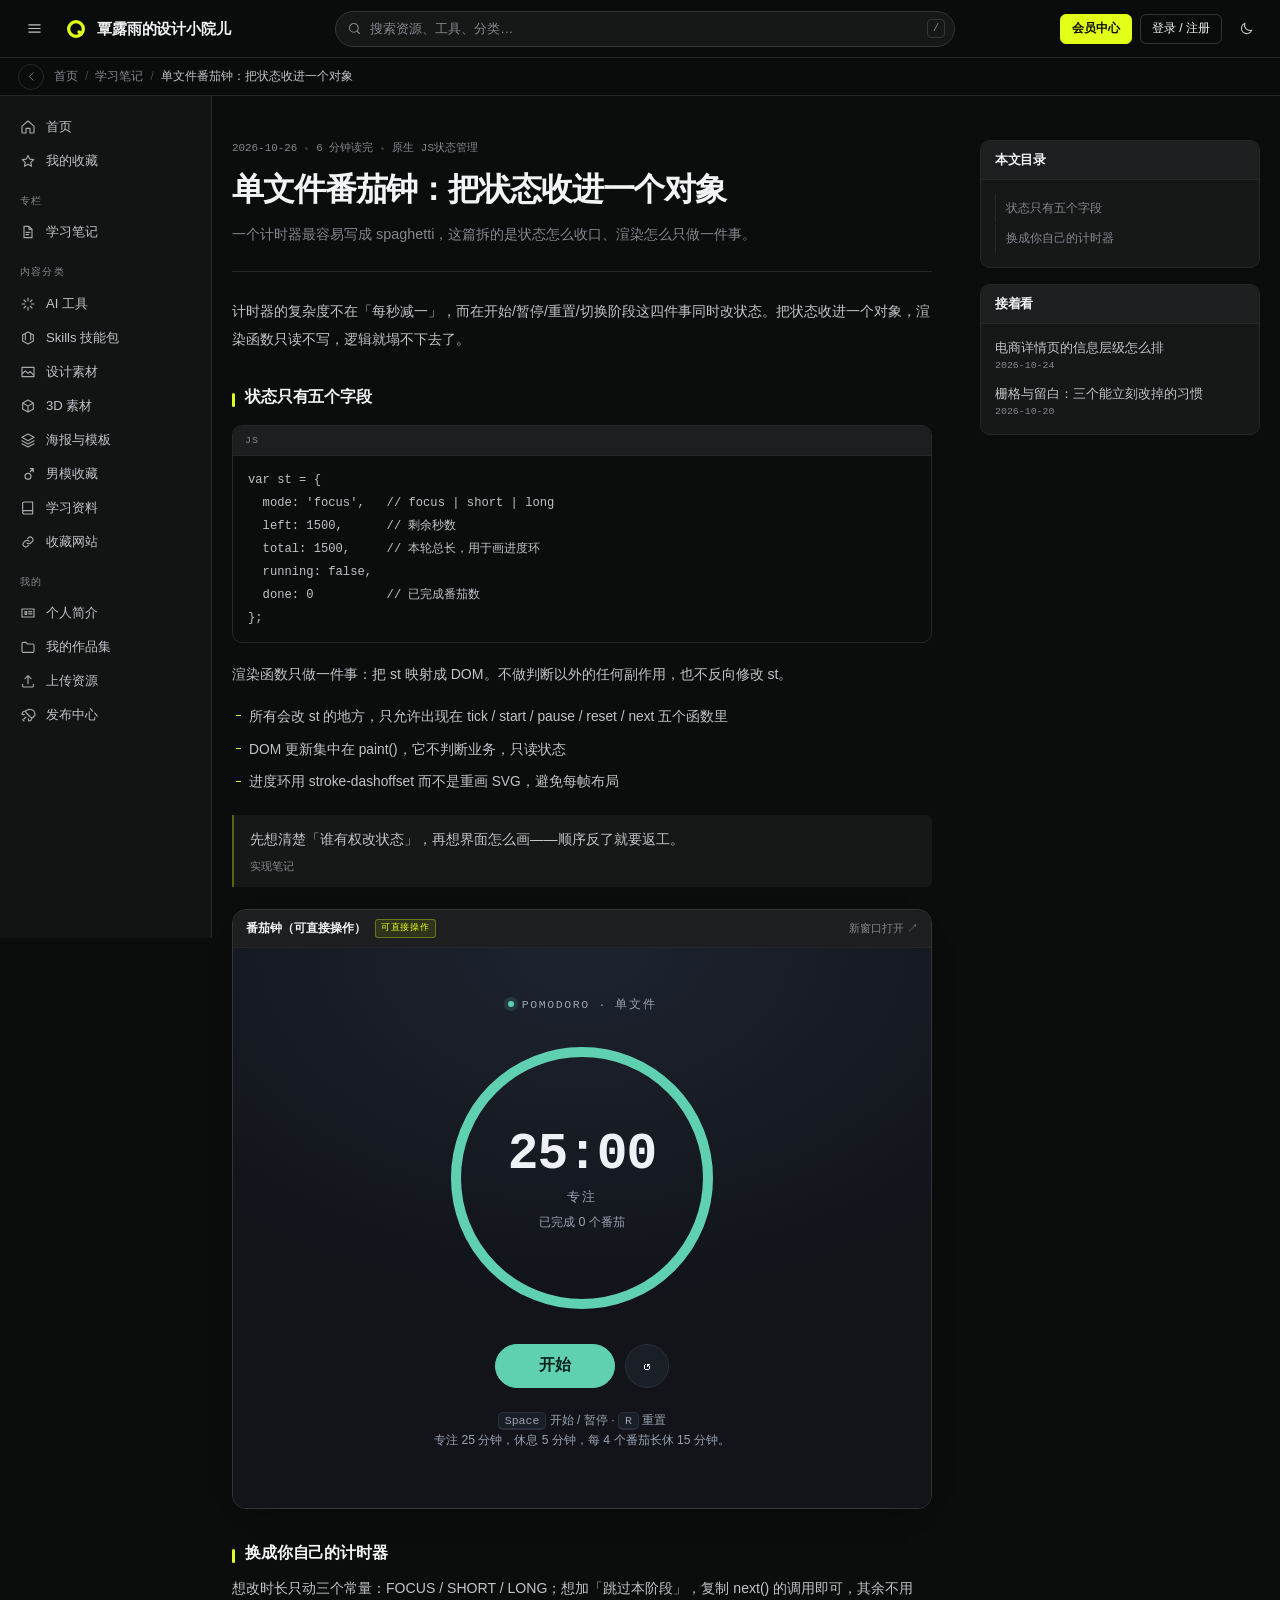
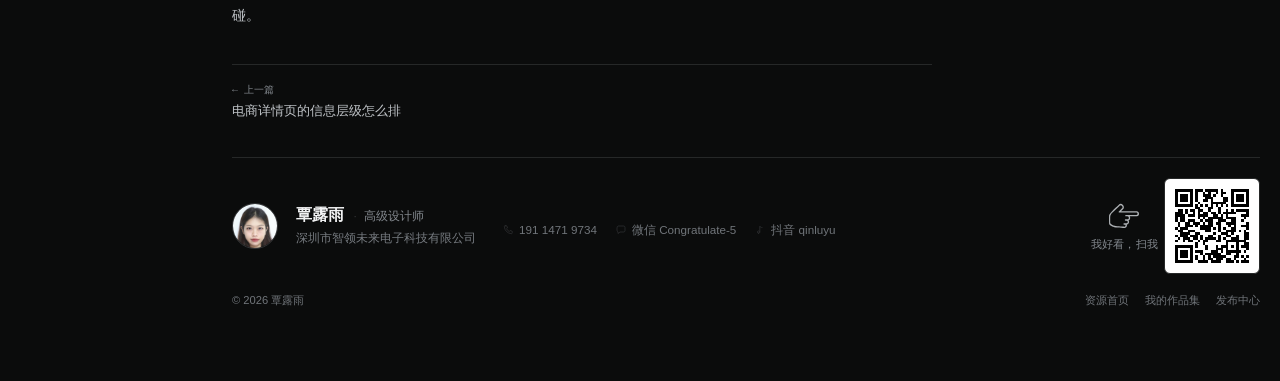
<file: note.html>
<!DOCTYPE html>
<html lang="zh-CN" data-theme="dark">
<head>
<meta charset="UTF-8">
<meta name="viewport" content="width=device-width, initial-scale=1">
<title>笔记 · 覃露雨</title>
<meta name="description" content="学习笔记正文：图文、代码与可直接运行的前端 demo。">
<link rel="icon" href="data:image/svg+xml,<svg xmlns='http://www.w3.org/2000/svg' viewBox='0 0 32 32'><rect width='32' height='32' rx='16' fill='%23111213'/><circle cx='16' cy='16' r='9.8' stroke='%23e2ff1a' stroke-width='4.4' fill='none'/><path d='M20.1 20.1 22.79 22.79' stroke='%23e2ff1a' stroke-width='4.6' stroke-linecap='round'/></svg>">
<link rel="stylesheet" href="assets/css/site.css?v=20261028e">
</head>
<body>

<header class="topbar">
  <button class="icon-btn" type="button" data-side-toggle aria-label="切换侧栏" title="切换侧栏">
    <svg viewBox="0 0 24 24" fill="none" stroke="currentColor" stroke-width="1.7" stroke-linecap="round"><path d="M4 7h16M4 12h16M4 17h16"/></svg>
  </button>
  <a class="logo" href="index.html">
    <span class="logo-mark" aria-hidden="true">
      <svg viewBox="0 0 32 32" fill="none" aria-hidden="true">
        <circle cx="16" cy="16" r="9.8" stroke="currentColor" stroke-width="4.4"/>
        <path d="M20.1 20.1 22.79 22.79" stroke="currentColor" stroke-width="4.6" stroke-linecap="round"/>
      </svg>
    </span>
    <span class="logo-text" data-site-name>覃露雨的设计小院儿</span>
  </a>
  <form class="search" data-search-form role="search">
    <svg viewBox="0 0 24 24" fill="none" stroke="currentColor" stroke-width="1.8" stroke-linecap="round"><path d="M11 4a7 7 0 1 0 0 14 7 7 0 0 0 0-14zM20 20l-4.3-4.3"/></svg>
    <input type="search" placeholder="搜索资源、工具、分类…" autocomplete="off" aria-label="搜索">
    <kbd>/</kbd>
  </form>
  <div class="top-actions">
    <a class="btn sm acid" href="#" data-need-login><span>会员中心</span></a>
    <a class="btn sm ghost" href="#" data-need-login><span>登录 / 注册</span></a>
    <button class="icon-btn" type="button" data-theme-toggle aria-label="切换深浅色" title="切换深浅色">◐</button>
  </div>
</header>

<div class="subbar" data-subbar data-parent="notes.html">
  <button class="back-btn" type="button" data-back></button>
  <nav class="crumb" data-crumb aria-label="当前位置"></nav>
</div>

<div class="shell">
  <aside class="sidebar" aria-label="侧栏导航">
    <div class="side-inner" data-sidebar></div>
  </aside>

  <main class="content">
    <div class="content-inner">

      <div class="article-grid">
        <article class="article">
          <header class="article-head" id="noteHead"></header>
          <div class="article-body" id="noteBody"></div>
          <nav class="article-foot" id="noteFoot"></nav>
        </article>

        <aside class="article-side" id="noteSide"></aside>
      </div>

      <footer class="site-foot" data-foot></footer>
    </div>
  </main>
</div>

<script src="assets/js/data.js?v=20261028e"></script>
<script src="assets/js/app.js?v=20261028e"></script>
<script src="assets/js/note.js?v=20261028e"></script>
</body>
</html>
</file>
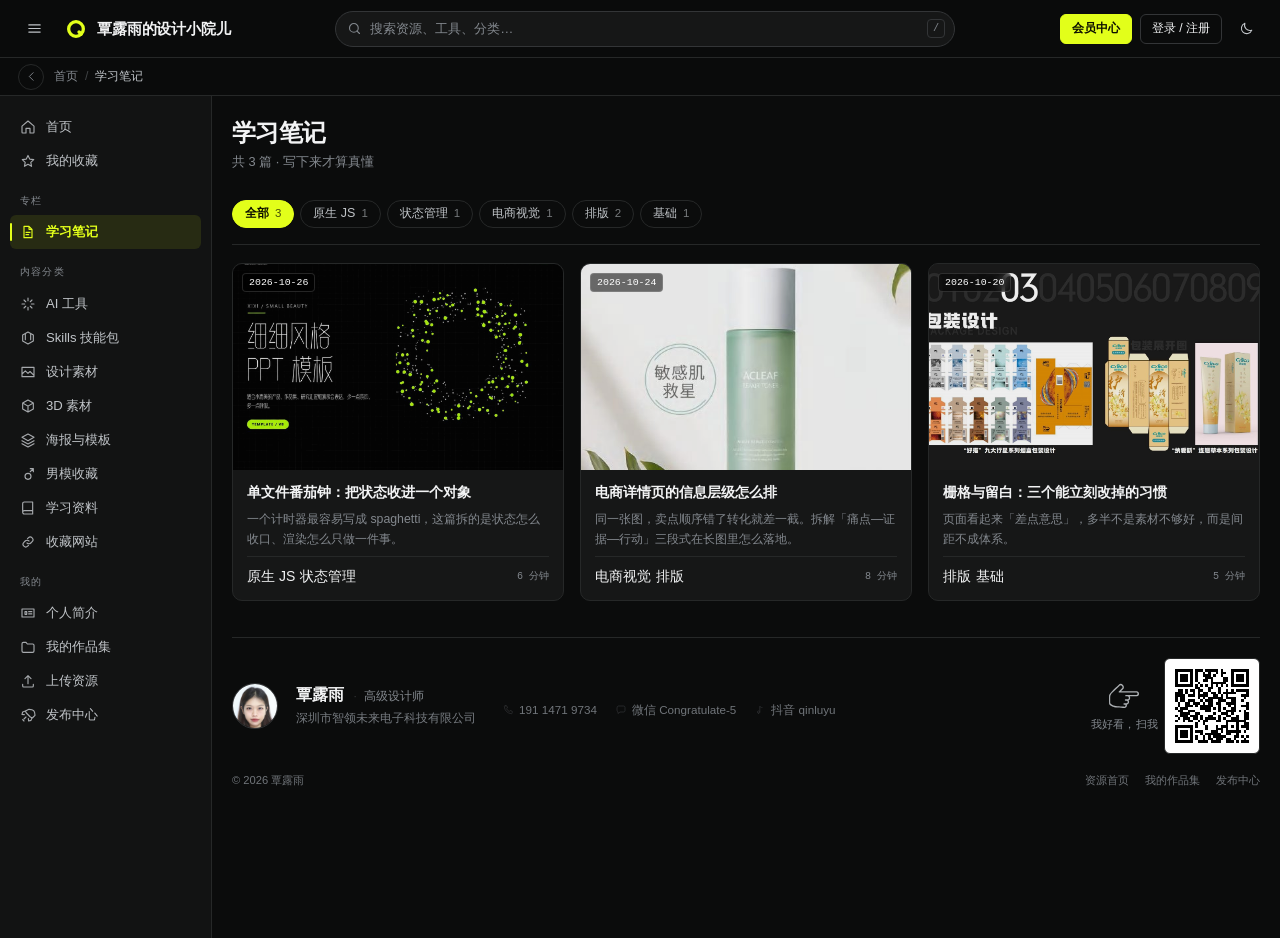
<file: notes.html>
<!DOCTYPE html>
<html lang="zh-CN" data-theme="dark">
<head>
<meta charset="UTF-8">
<meta name="viewport" content="width=device-width, initial-scale=1">
<title>学习笔记 · 覃露雨</title>
<meta name="description" content="设计与前端的学习笔记：排版原则、实现思路、可直接运行的 demo。">
<link rel="icon" href="data:image/svg+xml,<svg xmlns='http://www.w3.org/2000/svg' viewBox='0 0 32 32'><rect width='32' height='32' rx='16' fill='%23111213'/><circle cx='16' cy='16' r='9.8' stroke='%23e2ff1a' stroke-width='4.4' fill='none'/><path d='M20.1 20.1 22.79 22.79' stroke='%23e2ff1a' stroke-width='4.6' stroke-linecap='round'/></svg>">
<link rel="stylesheet" href="assets/css/site.css?v=20261028e">
</head>
<body>

<header class="topbar">
  <button class="icon-btn" type="button" data-side-toggle aria-label="切换侧栏" title="切换侧栏">
    <svg viewBox="0 0 24 24" fill="none" stroke="currentColor" stroke-width="1.7" stroke-linecap="round"><path d="M4 7h16M4 12h16M4 17h16"/></svg>
  </button>
  <a class="logo" href="index.html">
    <span class="logo-mark" aria-hidden="true">
      <svg viewBox="0 0 32 32" fill="none" aria-hidden="true">
        <circle cx="16" cy="16" r="9.8" stroke="currentColor" stroke-width="4.4"/>
        <path d="M20.1 20.1 22.79 22.79" stroke="currentColor" stroke-width="4.6" stroke-linecap="round"/>
      </svg>
    </span>
    <span class="logo-text" data-site-name>覃露雨的设计小院儿</span>
  </a>
  <form class="search" data-search-form role="search">
    <svg viewBox="0 0 24 24" fill="none" stroke="currentColor" stroke-width="1.8" stroke-linecap="round"><path d="M11 4a7 7 0 1 0 0 14 7 7 0 0 0 0-14zM20 20l-4.3-4.3"/></svg>
    <input type="search" placeholder="搜索资源、工具、分类…" autocomplete="off" aria-label="搜索">
    <kbd>/</kbd>
  </form>
  <div class="top-actions">
    <a class="btn sm acid" href="#" data-need-login><span>会员中心</span></a>
    <a class="btn sm ghost" href="#" data-need-login><span>登录 / 注册</span></a>
    <button class="icon-btn" type="button" data-theme-toggle aria-label="切换深浅色" title="切换深浅色">◐</button>
  </div>
</header>

<div class="subbar" data-subbar data-parent="index.html">
  <button class="back-btn" type="button" data-back></button>
  <nav class="crumb" data-crumb aria-label="当前位置"></nav>
</div>

<div class="shell">
  <aside class="sidebar" aria-label="侧栏导航">
    <div class="side-inner" data-sidebar></div>
  </aside>

  <main class="content">
    <div class="content-inner">

      <div class="page-head">
        <div>
          <h1>学习笔记</h1>
          <p class="sub" id="notesSub">写下来才算真懂：排版原则、实现思路、可直接运行的 demo</p>
        </div>
      </div>

      <div class="chips" id="notesChips" role="group" aria-label="按标签筛选"></div>

      <div class="notes-grid" id="notesGrid"></div>

      <footer class="site-foot" data-foot></footer>
    </div>
  </main>
</div>

<script src="assets/js/data.js?v=20261028e"></script>
<script src="assets/js/app.js?v=20261028e"></script>
<script src="assets/js/notes.js?v=20261028e"></script>
</body>
</html>
</file>
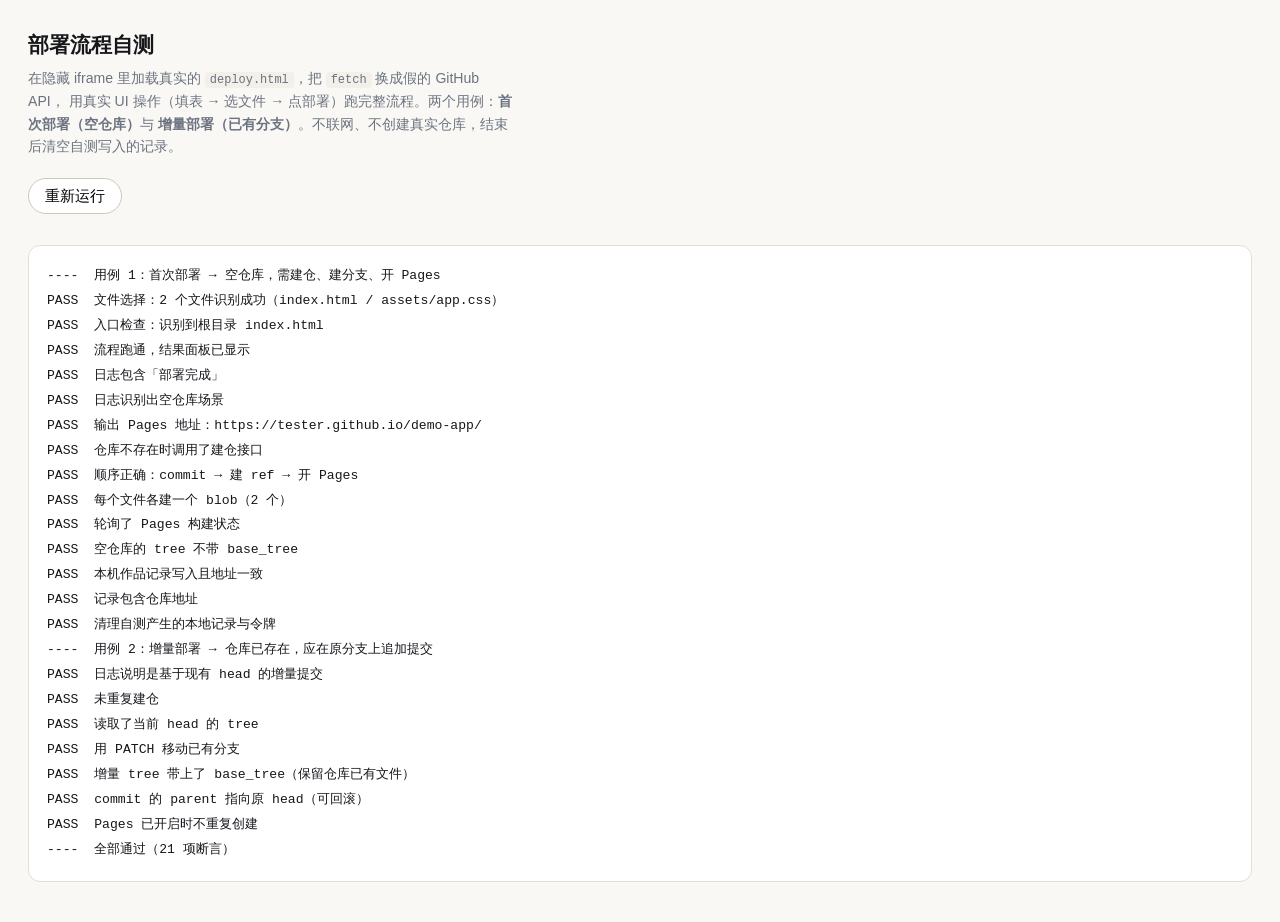
<file: test.html>
<!DOCTYPE html>
<html lang="zh-CN">
<head>
<meta charset="UTF-8">
<meta name="viewport" content="width=device-width, initial-scale=1">
<title>自测 · 部署流程</title>
<style>
  body{margin:0;padding:28px;font:15px/1.6 -apple-system,"Segoe UI","PingFang SC","Microsoft YaHei",sans-serif;
       background:#faf8f4;color:#15171b}
  h1{font-size:1.3rem;margin:0 0 6px}
  p.sub{margin:0 0 20px;color:#6b7280;font-size:.88rem;max-width:62ch}
  #report{background:#fff;border:1px solid #e4dfd5;border-radius:12px;padding:18px;
           font-family:ui-monospace,Menlo,Consolas,monospace;font-size:.82rem;line-height:1.9;white-space:pre-wrap}
  #report[data-result="fail"]{border-color:#e0b4b2}
  #frame{position:absolute;left:-3000px;top:0;width:1180px;height:1400px;border:0}
  button{font:inherit;height:36px;padding:0 16px;border-radius:999px;border:1px solid #cfc8ba;
         background:#fff;cursor:pointer;margin-bottom:18px}
  button:hover{background:#f3f0e9}
  code{background:#f3f0e9;padding:1px 5px;border-radius:4px;font-size:.85em}
</style>
</head>
<body>
<h1>部署流程自测</h1>
<p class="sub">
  在隐藏 iframe 里加载真实的 <code>deploy.html</code>，把 <code>fetch</code> 换成假的 GitHub API，
  用真实 UI 操作（填表 → 选文件 → 点部署）跑完整流程。两个用例：<b>首次部署（空仓库）</b>与
  <b>增量部署（已有分支）</b>。不联网、不创建真实仓库，结束后清空自测写入的记录。
</p>
<button id="run" type="button">重新运行</button>
<pre id="report">等待自测启动…</pre>
<iframe id="frame" title="被测页面"></iframe>

<script>
(function () {
  'use strict';

  var frame = document.getElementById('frame');
  var reportEl = document.getElementById('report');
  var lines = [];
  var TOTAL = 0, FAILED = 0;

  /* ==================== 报告 ==================== */
  function out(ok, msg) {
    TOTAL++;
    if (!ok) FAILED++;
    lines.push((ok ? 'PASS' : 'FAIL') + '  ' + msg);
    reportEl.textContent = lines.join('\n');
  }

  function info(msg) {
    lines.push('----  ' + msg);
    reportEl.textContent = lines.join('\n');
  }

  function waitFor(fn, timeout, label) {
    timeout = timeout || 8000;
    return new Promise(function (resolve, reject) {
      var t0 = Date.now();
      (function loop() {
        var v = false;
        try { v = fn(); } catch (e) { v = false; }
        if (v) return resolve(v);
        if (Date.now() - t0 > timeout) return reject(new Error('超时等待：' + (label || '')));
        setTimeout(loop, 60);
      })();
    });
  }

  /* ==================== 假 GitHub API ==================== */
  function installFake(win, cfg) {
    var reqs = [];
    var st = { created: !!cfg.repoExists, refSha: cfg.refExists ? 'head111' : null, pagesOn: !!cfg.pagesOn, blob: 0, commit: 0 };
    var BASE = '/repos/tester/demo-app';

    function res(status, data) {
      return Promise.resolve({
        ok: status >= 200 && status < 300,
        status: status,
        text: function () { return Promise.resolve(data ? JSON.stringify(data) : ''); }
      });
    }

    win.fetch = function (url, opts) {
      var method = (opts && opts.method) || 'GET';
      var path = new URL(String(url), win.location.href).pathname;
      var body = opts && opts.body ? JSON.parse(opts.body) : null;
      reqs.push({ method: method, path: path, body: body });

      if (path === '/user' && method === 'GET') return res(200, { login: 'tester' });
      if (path === '/user/repos' && method === 'POST') { st.created = true; return res(201, { full_name: 'tester/demo-app', size: 0 }); }
      if (path === BASE && method === 'GET') {
        return st.created ? res(200, { full_name: 'tester/demo-app', size: cfg.repoExists ? 1200 : 0, default_branch: 'main' })
                          : res(404, { message: 'Not Found' });
      }
      if (path === BASE + '/git/ref/heads/main' && method === 'GET') {
        return st.refSha ? res(200, { object: { sha: st.refSha } }) : res(404, { message: 'Not Found' });
      }
      if (path === BASE + '/git/commits/head111' && method === 'GET') return res(200, { sha: 'head111', tree: { sha: 'basetree' } });
      if (path === BASE + '/git/blobs' && method === 'POST') { st.blob++; return res(201, { sha: 'blob-' + st.blob }); }
      if (path === BASE + '/git/trees' && method === 'POST') return res(201, { sha: 'tree-' + (st.blob) });
      if (path === BASE + '/git/commits' && method === 'POST') { st.commit++; return res(201, { sha: 'commit-' + st.commit }); }
      if (path === BASE + '/git/refs' && method === 'POST') { st.refSha = body.sha; return res(201, {}); }
      if (path === BASE + '/git/refs/heads/main' && method === 'PATCH') { st.refSha = body.sha; return res(200, {}); }
      if (path === BASE + '/pages' && method === 'GET') {
        return st.pagesOn ? res(200, { html_url: 'https://tester.github.io/demo-app/' }) : res(404, { message: 'Not Found' });
      }
      if (path === BASE + '/pages' && method === 'POST') { st.pagesOn = true; return res(201, { html_url: 'https://tester.github.io/demo-app/' }); }
      if (path === BASE + '/pages/builds/latest') return res(200, { status: 'built' });
      return res(500, { message: '意外的请求 ' + method + ' ' + path });
    };

    return { reqs: reqs, state: st };
  }

  /* ==================== UI 操作 ==================== */
  function fillForm(win, doc, repo) {
    var token = doc.getElementById('token');
    token.value = 'ghp_fake_token_for_test';
    token.dispatchEvent(new win.Event('change'));
    doc.getElementById('owner').value = 'tester';
    doc.getElementById('repo').value = repo;
    doc.getElementById('enablePages').checked = true;
  }

  function pickFiles(win, doc, files) {
    var dt = new DataTransfer();
    files.forEach(function (f) { dt.items.add(new win.File([f.content], f.name, { type: f.type || 'text/plain' })); });
    var input = doc.getElementById('fileInput');
    input.files = dt.files;
    input.dispatchEvent(new win.Event('change'));
    return waitFor(function () { return doc.getElementById('fileList').children.length === files.length; }, 4000, '文件识别');
  }

  function loadFrame(qs) {
    return new Promise(function (resolve) {
      frame.onload = function () { frame.onload = null; resolve(); };
      frame.src = 'deploy.html?norestore=1' + (qs || '');
    });
  }

  function findReq(reqs, method, path, after) {
    for (var i = (after || 0); i < reqs.length; i++) {
      if (reqs[i].method === method && reqs[i].path === path) return i;
    }
    return -1;
  }

  /* ==================== 用例 1：首次部署（空仓库） ==================== */
  async function case1() {
    info('用例 1：首次部署 → 空仓库，需建仓、建分支、开 Pages');
    var win = frame.contentWindow, doc = frame.contentDocument;
    var api = installFake(win, { repoExists: false, refExists: false });

    fillForm(win, doc, 'demo-app');
    await pickFiles(win, doc, [
      { name: 'index.html', content: '<!doctype html><meta charset="utf-8"><h1>demo</h1>', type: 'text/html' },
      { name: 'assets/app.css', content: 'body{margin:0}', type: 'text/css' }
    ]);
    out(true, '文件选择：2 个文件识别成功（index.html / assets/app.css）');
    out(!/缺少入口/.test(doc.getElementById('fileSummary').textContent), '入口检查：识别到根目录 index.html');

    doc.getElementById('btnDeploy').click();
    await waitFor(function () { return doc.getElementById('result').classList.contains('show'); }, 20000, '部署完成');
    out(true, '流程跑通，结果面板已显示');

    var logText = doc.getElementById('log').textContent;
    out(/部署完成/.test(logText), '日志包含「部署完成」');
    out(/空仓库/.test(logText), '日志识别出空仓库场景');

    var url = doc.getElementById('resultUrl').textContent;
    out(url === 'https://tester.github.io/demo-app/', '输出 Pages 地址：' + url);

    var r = api.reqs;
    var iCm = findReq(r, 'POST', '/repos/tester/demo-app/git/commits');
    var iRef = findReq(r, 'POST', '/repos/tester/demo-app/git/refs');
    var iPg = findReq(r, 'POST', '/repos/tester/demo-app/pages');
    out(findReq(r, 'POST', '/user/repos') > -1, '仓库不存在时调用了建仓接口');
    out(iCm > -1 && iRef > iCm && iPg > iRef, '顺序正确：commit → 建 ref → 开 Pages');
    out(r.filter(function (x) { return x.path === '/repos/tester/demo-app/git/blobs'; }).length === 2, '每个文件各建一个 blob（2 个）');
    out(r.some(function (x) { return x.path === '/repos/tester/demo-app/pages/builds/latest'; }), '轮询了 Pages 构建状态');

    var treeReq = r.filter(function (x) { return x.path === '/repos/tester/demo-app/git/trees'; })[0];
    out(treeReq && treeReq.body && !treeReq.body.base_tree, '空仓库的 tree 不带 base_tree');

    var recs = win.WSStore.list();
    out(recs.length === 1 && recs[0].demo === url, '本机作品记录写入且地址一致');
    out(recs.length === 1 && recs[0].repo === 'https://github.com/tester/demo-app', '记录包含仓库地址');

    win.WSStore.clear();
    try { win.sessionStorage.removeItem('ws.gh_token'); } catch (e) {}
    out(true, '清理自测产生的本地记录与令牌');
  }

  /* ==================== 用例 2：增量部署（已有分支） ==================== */
  async function case2() {
    info('用例 2：增量部署 → 仓库已存在，应在原分支上追加提交');
    await loadFrame('&case=2');
    var win = frame.contentWindow, doc = frame.contentDocument;
    var api = installFake(win, { repoExists: true, refExists: true, pagesOn: true });

    fillForm(win, doc, 'demo-app');
    await pickFiles(win, doc, [
      { name: 'index.html', content: '<!doctype html><h1>v2</h1>', type: 'text/html' }
    ]);

    doc.getElementById('btnDeploy').click();
    await waitFor(function () { return doc.getElementById('result').classList.contains('show'); }, 20000, '部署完成');

    var r = api.reqs;
    var logText = doc.getElementById('log').textContent;
    out(/增量提交/.test(logText), '日志说明是基于现有 head 的增量提交');
    out(findReq(r, 'POST', '/user/repos') === -1, '未重复建仓');
    out(findReq(r, 'GET', '/repos/tester/demo-app/git/commits/head111') > -1, '读取了当前 head 的 tree');
    out(findReq(r, 'PATCH', '/repos/tester/demo-app/git/refs/heads/main') > -1, '用 PATCH 移动已有分支');

    var treeReq = r.filter(function (x) { return x.path === '/repos/tester/demo-app/git/trees'; })[0];
    out(treeReq && treeReq.body && treeReq.body.base_tree === 'basetree', '增量 tree 带上了 base_tree（保留仓库已有文件）');

    var commitReq = r.filter(function (x) { return x.path === '/repos/tester/demo-app/git/commits' && x.method === 'POST'; })[0];
    out(commitReq && commitReq.body.parents[0] === 'head111', 'commit 的 parent 指向原 head（可回滚）');

    var pagesGet = r.some(function (x) { return x.path === '/repos/tester/demo-app/pages' && x.method === 'GET'; });
    out(pagesGet && findReq(r, 'POST', '/repos/tester/demo-app/pages') === -1, 'Pages 已开启时不重复创建');

    win.WSStore.clear();
  }

  /* ==================== 主流程 ==================== */
  async function run() {
    lines = []; TOTAL = 0; FAILED = 0;
    reportEl.textContent = '';

    await loadFrame('&case=1');
    await case1();
    await case2();

    info(FAILED === 0
      ? '全部通过（' + TOTAL + ' 项断言）'
      : FAILED + ' / ' + TOTAL + ' 项失败');
    reportEl.setAttribute('data-result', FAILED === 0 ? 'pass' : 'fail');
  }

  function start() {
    run().catch(function (e) {
      out(false, '流程异常：' + e.message);
      reportEl.setAttribute('data-result', 'fail');
    });
  }

  document.getElementById('run').addEventListener('click', function () { location.reload(); });

  if (document.readyState === 'complete') setTimeout(start, 200);
  else window.addEventListener('load', function () { setTimeout(start, 200); });
})();
</script>
</body>
</html>
</file>
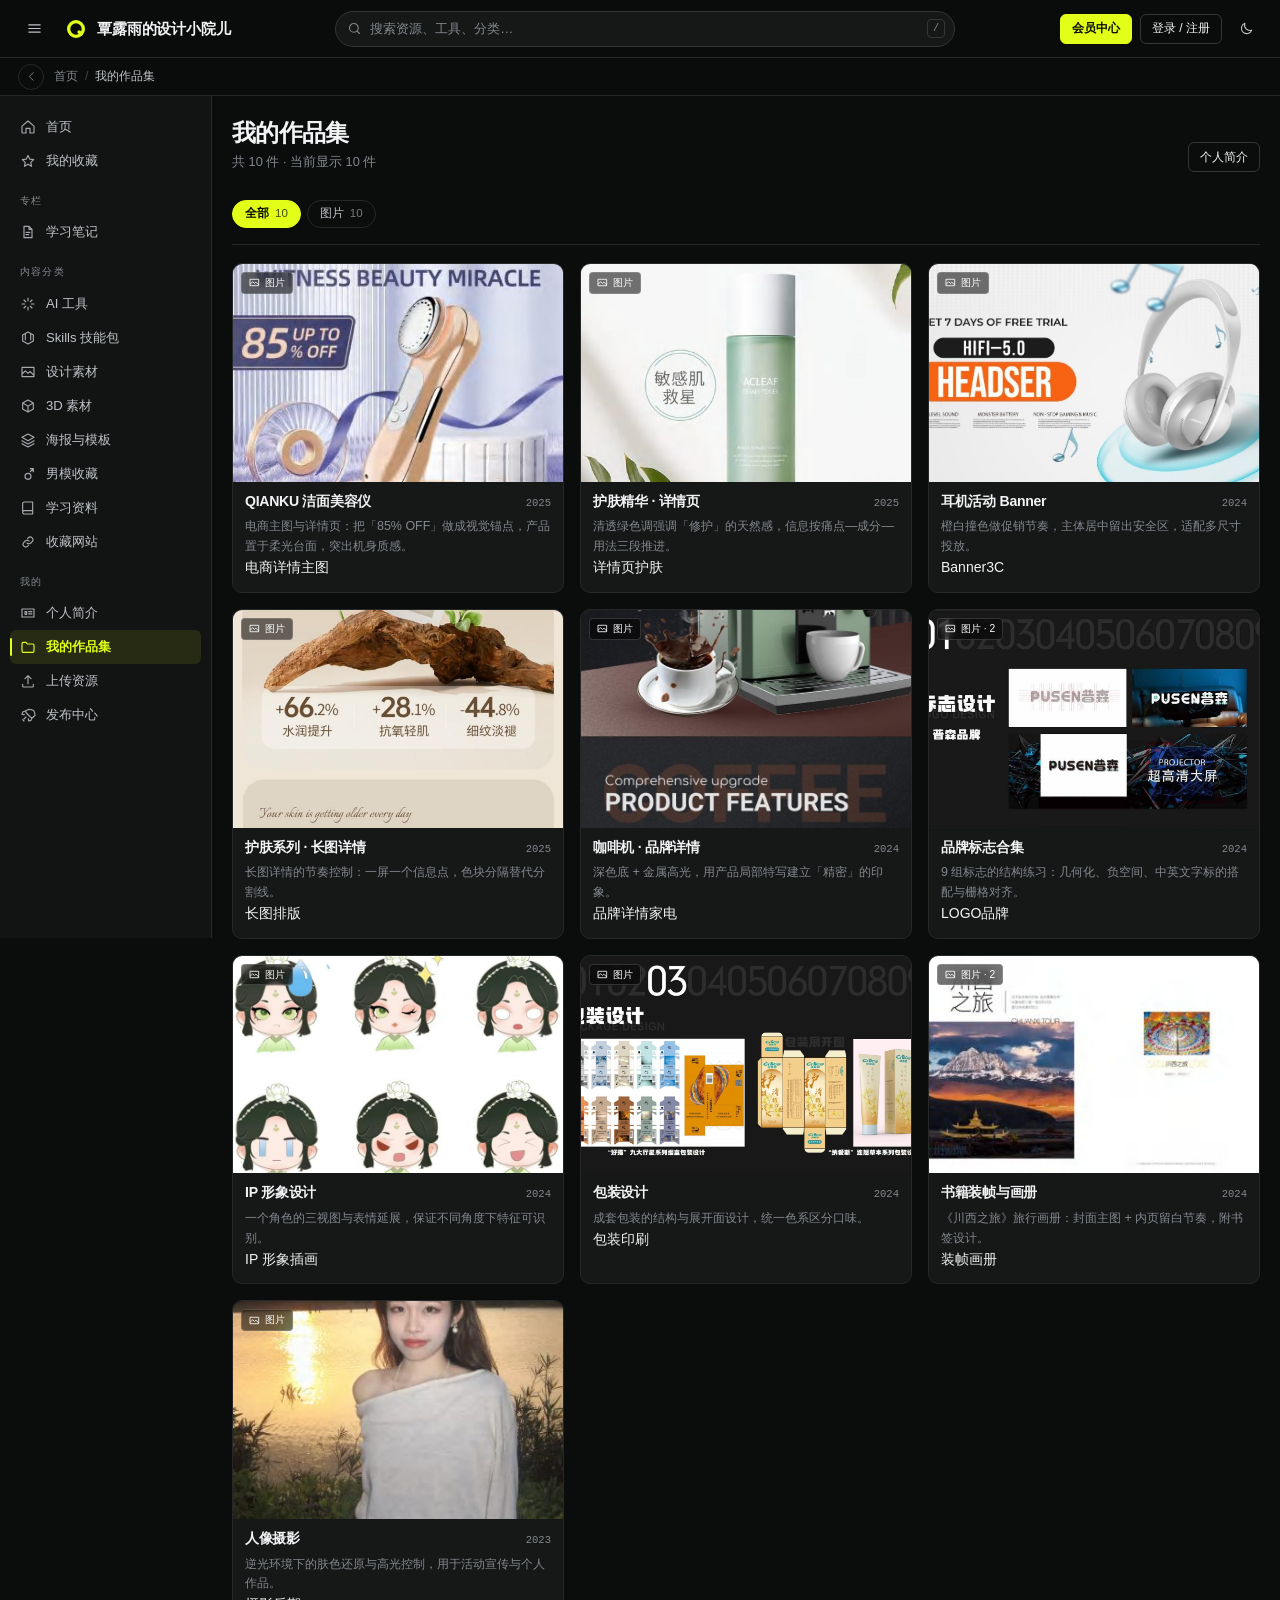
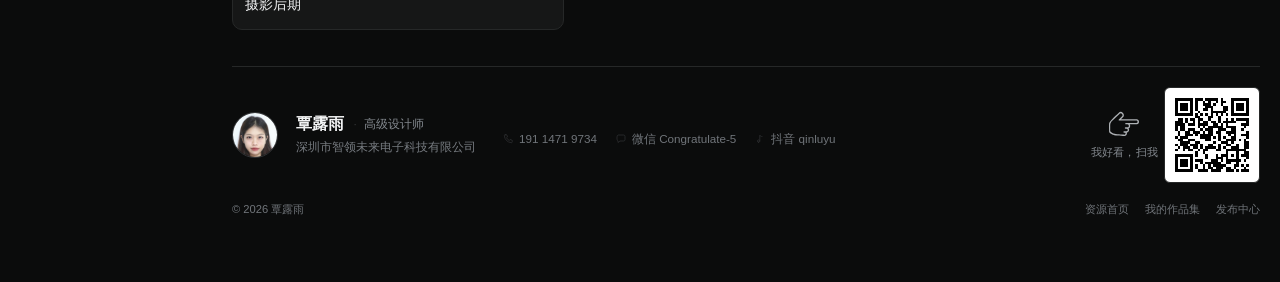
<file: works.html>
<!DOCTYPE html>
<html lang="zh-CN" data-theme="dark">
<head>
<meta charset="UTF-8">
<meta name="viewport" content="width=device-width, initial-scale=1">
<title>我的作品集 · 覃露雨</title>
<meta name="description" content="覃露雨的作品集：电商详情页、品牌标志、IP 形象、包装与装帧、摄影。">
<link rel="icon" href="data:image/svg+xml,<svg xmlns='http://www.w3.org/2000/svg' viewBox='0 0 32 32'><rect width='32' height='32' rx='16' fill='%23111213'/><circle cx='16' cy='16' r='9.8' stroke='%23e2ff1a' stroke-width='4.4' fill='none'/><path d='M20.1 20.1 22.79 22.79' stroke='%23e2ff1a' stroke-width='4.6' stroke-linecap='round'/></svg>">
<link rel="stylesheet" href="assets/css/site.css?v=20261028e">
</head>
<body>

<header class="topbar">
  <button class="icon-btn" type="button" data-side-toggle aria-label="切换侧栏" title="切换侧栏">
    <svg viewBox="0 0 24 24" fill="none" stroke="currentColor" stroke-width="1.7" stroke-linecap="round"><path d="M4 7h16M4 12h16M4 17h16"/></svg>
  </button>
  <a class="logo" href="index.html">
    <span class="logo-mark" aria-hidden="true">
      <svg viewBox="0 0 32 32" fill="none" aria-hidden="true">
        <circle cx="16" cy="16" r="9.8" stroke="currentColor" stroke-width="4.4"/>
        <path d="M20.1 20.1 22.79 22.79" stroke="currentColor" stroke-width="4.6" stroke-linecap="round"/>
      </svg>
    </span>
    <span class="logo-text" data-site-name>覃露雨的设计小院儿</span>
  </a>
  <form class="search" data-search-form role="search">
    <svg viewBox="0 0 24 24" fill="none" stroke="currentColor" stroke-width="1.8" stroke-linecap="round"><path d="M11 4a7 7 0 1 0 0 14 7 7 0 0 0 0-14zM20 20l-4.3-4.3"/></svg>
    <input type="search" placeholder="搜索资源、工具、分类…" autocomplete="off" aria-label="搜索">
    <kbd>/</kbd>
  </form>
  <div class="top-actions">
    <a class="btn sm acid" href="#" data-need-login><span>会员中心</span></a>
    <a class="btn sm ghost" href="#" data-need-login><span>登录 / 注册</span></a>
    <button class="icon-btn" type="button" data-theme-toggle aria-label="切换深浅色" title="切换深浅色">◐</button>
  </div>
</header>

<div class="subbar" data-subbar data-parent="index.html">
  <button class="back-btn" type="button" data-back></button>
  <nav class="crumb" data-crumb aria-label="当前位置"></nav>
</div>

<div class="shell">
  <aside class="sidebar" aria-label="侧栏导航">
    <div class="side-inner" data-sidebar></div>
  </aside>

  <main class="content">
    <div class="content-inner">

      <div class="page-head">
        <div>
          <h1>我的作品集</h1>
          <p class="sub" id="worksSub">电商视觉、品牌与印刷、摄影，点开看大图</p>
        </div>
        <div class="head-tools">
          <a class="btn sm ghost" href="about.html">个人简介</a>
        </div>
      </div>

      <div class="chips" id="worksChips" role="group" aria-label="按媒介筛选"></div>

      <div class="works-grid" id="worksGrid"></div>

      <footer class="site-foot" data-foot></footer>
    </div>
  </main>
</div>

<div class="lightbox" id="lightbox" role="dialog" aria-modal="true" aria-label="作品大图" hidden>
  <button class="lb-close" type="button" id="lbClose" aria-label="关闭">×</button>
  <button class="lb-nav prev" type="button" id="lbPrev" aria-label="上一张">‹</button>
  <figure class="lb-figure">
    <div class="lb-stage" id="lbStage"></div>
    <figcaption class="lb-cap">
      <span class="lb-title" id="lbTitle"></span>
      <span class="lb-meta" id="lbMeta"></span>
    </figcaption>
  </figure>
  <button class="lb-nav next" type="button" id="lbNext" aria-label="下一张">›</button>
</div>

<script src="assets/js/data.js?v=20261028e"></script>
<script src="assets/js/app.js?v=20261028e"></script>
<script src="assets/js/works.js?v=20261028e"></script>
</body>
</html>
</file>
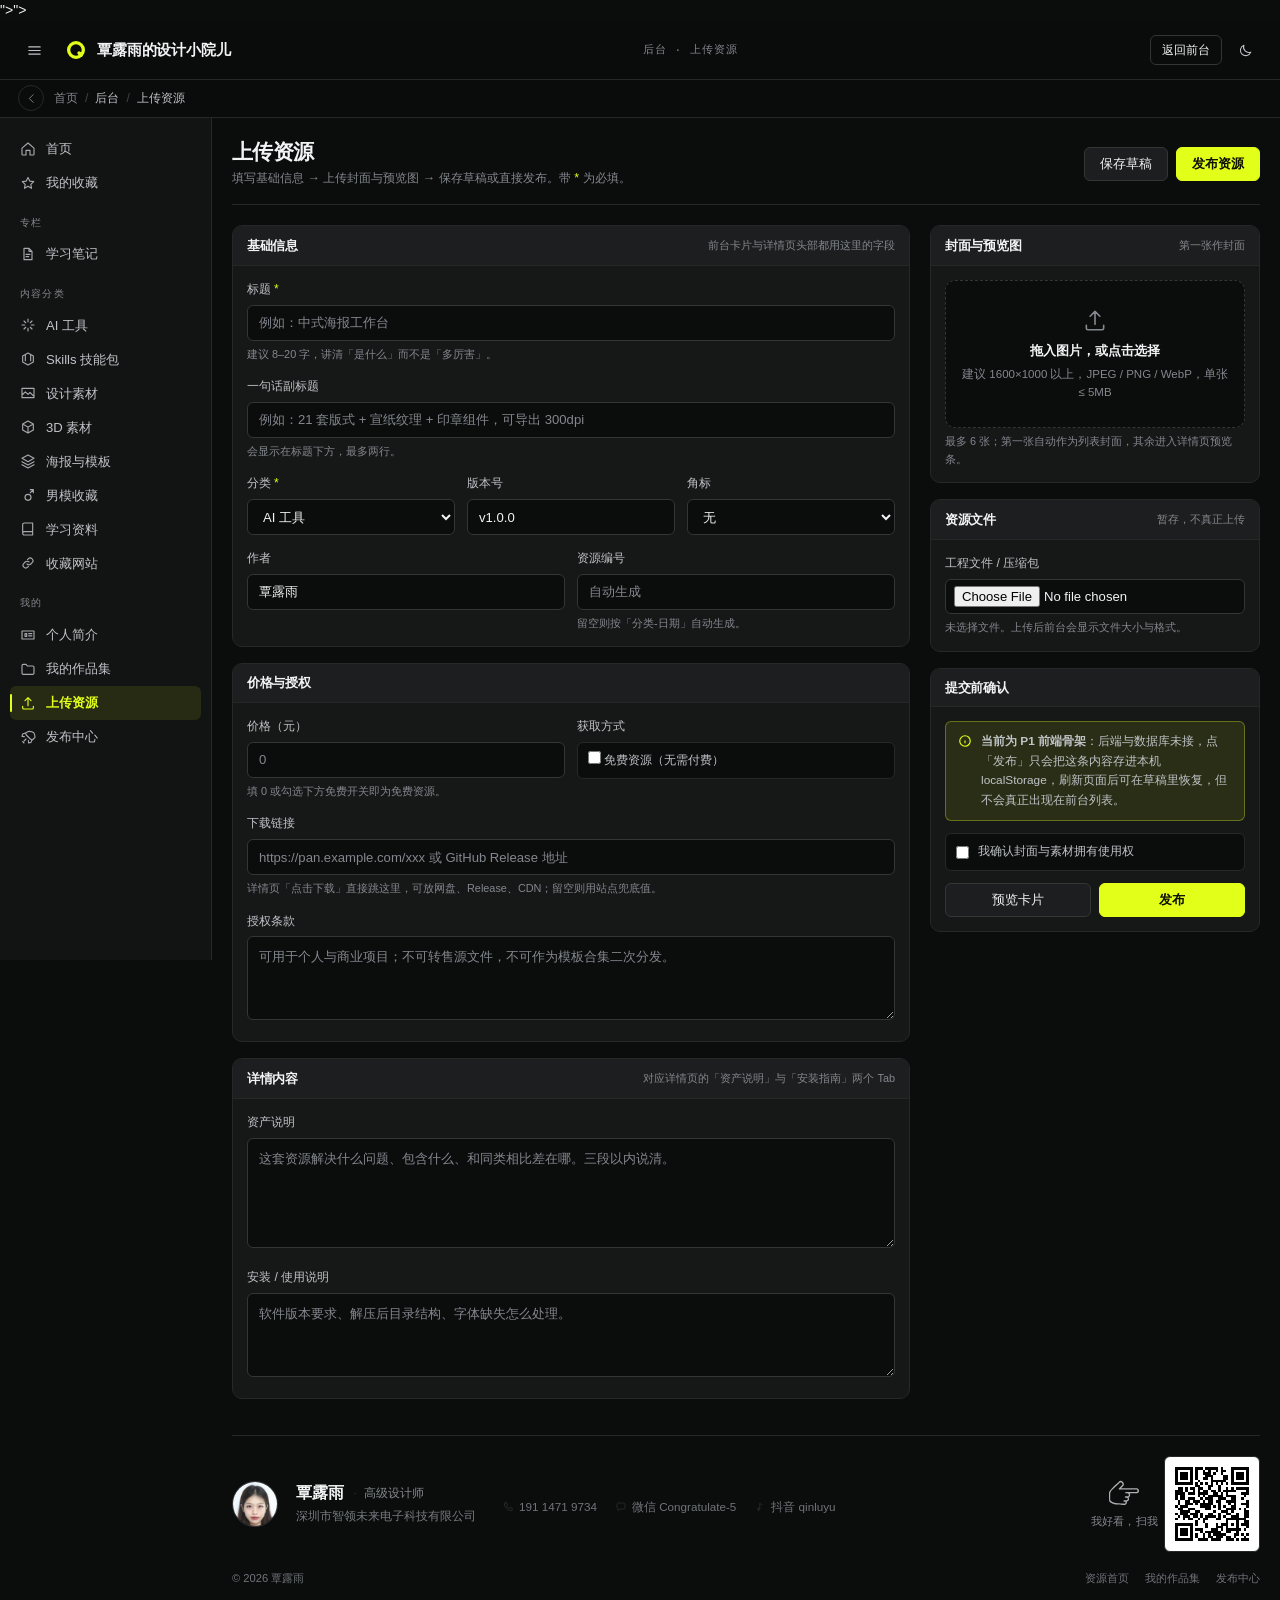
<file: admin/upload.html>
<!DOCTYPE html>
<html lang="zh-CN" data-theme="dark">
<head>
<meta charset="UTF-8">
<meta name="viewport" content="width=device-width, initial-scale=1">
<title>上传资源 · 后台</title>
<meta name="robots" content="noindex">
<link rel="icon" href="data:image/svg+xml,<svg xmlns='http://www.w3.org/2000/svg' viewBox='0 0 32 32'><rect width='32' height='32' rx='16' fill='%23111213'/><circle cx='16' cy='16' r='9.8' stroke='%23e2ff1a' stroke-width='4.4' fill='none'/><path d='M20.1 20.1 22.79 22.79' stroke='%23e2ff1a' stroke-width='4.6' stroke-linecap='round'/></svg>"><rect width='32' height='32' rx='16' fill='%23111213'/><circle cx='15' cy='15' r='7.4' stroke='%23e2ff1a' stroke-width='4.2' fill='none'/><path d='M19.6 19.6 25 25' stroke='%23e2ff1a' stroke-width='4.2' stroke-linecap='round'/></svg>"><rect width='32' height='32' rx='8' fill='%23e2ff1a'/><rect x='11' y='11' width='10' height='10' rx='2' fill='%230d1000'/></svg>">
<link rel="stylesheet" href="../assets/css/site.css?v=20261028e">
</head>
<body>

<header class="topbar">
  <button class="icon-btn" type="button" data-side-toggle aria-label="切换侧栏" title="切换侧栏">
    <svg viewBox="0 0 24 24" fill="none" stroke="currentColor" stroke-width="1.7" stroke-linecap="round"><path d="M4 7h16M4 12h16M4 17h16"/></svg>
  </button>
  <a class="logo" href="../index.html">
    <span class="logo-mark" aria-hidden="true">
      <svg viewBox="0 0 32 32" fill="none" aria-hidden="true">
        <circle cx="16" cy="16" r="9.8" stroke="currentColor" stroke-width="4.4"/>
        <path d="M20.1 20.1 22.79 22.79" stroke="currentColor" stroke-width="4.6" stroke-linecap="round"/>
      </svg>
    </span>
    <span class="logo-text" data-site-name>覃露雨的设计小院儿</span>
  </a>
  <div class="search" style="flex:1;max-width:520px;margin:0 auto">
    <span class="mono" style="margin:0 auto">后台 · 上传资源</span>
  </div>
  <div class="top-actions">
    <a class="btn sm ghost" href="../index.html"><span>返回前台</span></a>
    <button class="icon-btn" type="button" data-theme-toggle aria-label="切换深浅色" title="切换深浅色">◐</button>
  </div>
</header>

<div class="subbar" data-subbar data-parent="../index.html">
  <button class="back-btn" type="button" data-back></button>
  <nav class="crumb" data-crumb aria-label="当前位置"></nav>
</div>

<div class="shell">
  <aside class="sidebar" aria-label="后台导航">
    <div class="side-inner" data-sidebar></div>
  </aside>

  <main class="content">
    <div class="content-inner">

      <div class="admin-head">
        <div>
          <h1>上传资源</h1>
          <p class="sub">填写基础信息 → 上传封面与预览图 → 保存草稿或直接发布。带 <span style="color:var(--accent-text)">*</span> 为必填。</p>
        </div>
        <div class="admin-actions">
          <button class="btn" type="button" id="btnDraft">保存草稿</button>
          <button class="btn acid" type="button" id="btnPublish">发布资源</button>
        </div>
      </div>

      <div class="upload-grid">

        <!-- 左：表单 -->
        <div>
          <section class="panel">
            <div class="panel-head"><h2>基础信息</h2><span class="tip">前台卡片与详情页头部都用这里的字段</span></div>
            <div class="panel-body">
              <div class="field">
                <label for="fTitle">标题<span class="req">*</span></label>
                <input class="input" id="fTitle" type="text" maxlength="40" placeholder="例如：中式海报工作台">
                <span class="hint">建议 8–20 字，讲清「是什么」而不是「多厉害」。</span>
              </div>

              <div class="field">
                <label for="fSub">一句话副标题</label>
                <input class="input" id="fSub" type="text" maxlength="60" placeholder="例如：21 套版式 + 宣纸纹理 + 印章组件，可导出 300dpi">
                <span class="hint">会显示在标题下方，最多两行。</span>
              </div>

              <div class="row-3">
                <div class="field">
                  <label for="fCat">分类<span class="req">*</span></label>
                  <select class="input" id="fCat"></select>
                </div>
                <div class="field">
                  <label for="fVer">版本号</label>
                  <input class="input" id="fVer" type="text" placeholder="v1.0.0">
                </div>
                <div class="field">
                  <label for="fBadge">角标</label>
                  <select class="input" id="fBadge">
                    <option value="">无</option>
                    <option value="新品">新品</option>
                    <option value="热销">热销</option>
                    <option value="会员">会员</option>
                    <option value="合集">合集</option>
                    <option value="免费">免费</option>
                  </select>
                </div>
              </div>

              <div class="row-2">
                <div class="field">
                  <label for="fAuthor">作者</label>
                  <input class="input" id="fAuthor" type="text" placeholder="覃露雨">
                </div>
                <div class="field">
                  <label for="fCode">资源编号</label>
                  <input class="input" id="fCode" type="text" placeholder="自动生成">
                  <span class="hint">留空则按「分类-日期」自动生成。</span>
                </div>
              </div>
            </div>
          </section>

          <section class="panel">
            <div class="panel-head"><h2>价格与授权</h2></div>
            <div class="panel-body">
              <div class="row-2">
                <div class="field">
                  <label for="fPrice">价格（元）</label>
                  <input class="input" id="fPrice" type="number" min="0" step="1" placeholder="0">
                  <span class="hint">填 0 或勾选下方免费开关即为免费资源。</span>
                </div>
                <div class="field">
                  <label>获取方式</label>
                  <label class="switch"><input type="checkbox" id="fFree"> 免费资源（无需付费）</label>
                </div>
              </div>

              <div class="field">
                <label for="fDownload">下载链接</label>
                <input class="input" id="fDownload" type="text" placeholder="https://pan.example.com/xxx 或 GitHub Release 地址">
                <span class="hint">详情页「点击下载」直接跳这里，可放网盘、Release、CDN；留空则用站点兜底值。</span>
              </div>

              <div class="field">
                <label for="fLicense">授权条款</label>
                <textarea class="textarea" id="fLicense" placeholder="可用于个人与商业项目；不可转售源文件，不可作为模板合集二次分发。"></textarea>
              </div>
            </div>
          </section>

          <section class="panel">
            <div class="panel-head"><h2>详情内容</h2><span class="tip">对应详情页的「资产说明」与「安装指南」两个 Tab</span></div>
            <div class="panel-body">
              <div class="field">
                <label for="fDesc">资产说明</label>
                <textarea class="textarea" id="fDesc" style="min-height:110px" placeholder="这套资源解决什么问题、包含什么、和同类相比差在哪。三段以内说清。"></textarea>
              </div>
              <div class="field">
                <label for="fInstall">安装 / 使用说明</label>
                <textarea class="textarea" id="fInstall" placeholder="软件版本要求、解压后目录结构、字体缺失怎么处理。"></textarea>
              </div>
            </div>
          </section>
        </div>

        <!-- 右：上传区 -->
        <div>
          <section class="panel">
            <div class="panel-head"><h2>封面与预览图</h2><span class="tip">第一张作封面</span></div>
            <div class="panel-body">
              <div class="dropzone" id="dz" role="button" tabindex="0" aria-label="上传图片">
                <svg viewBox="0 0 24 24" fill="none" stroke="currentColor" stroke-width="1.5" stroke-linecap="round" stroke-linejoin="round"><path d="M12 16V4M7.5 8.5 12 4l4.5 4.5M4 17v2.5A1.5 1.5 0 0 0 5.5 21h13a1.5 1.5 0 0 0 1.5-1.5V17"/></svg>
                <strong>拖入图片，或点击选择</strong>
                <span>建议 1600×1000 以上，JPEG / PNG / WebP，单张 ≤ 5MB</span>
              </div>
              <input type="file" id="fileInput" accept="image/*" multiple hidden>
              <div class="uploads" id="uploads"></div>
              <span class="hint">最多 6 张；第一张自动作为列表封面，其余进入详情页预览条。</span>
            </div>
          </section>

          <section class="panel">
            <div class="panel-head"><h2>资源文件</h2><span class="tip">暂存，不真正上传</span></div>
            <div class="panel-body">
              <div class="field" style="margin-bottom:0">
                <label for="pkgInput">工程文件 / 压缩包</label>
                <input class="input" id="pkgInput" type="file" style="padding:6px 8px;height:auto">
                <span class="hint" id="pkgHint">未选择文件。上传后前台会显示文件大小与格式。</span>
              </div>
            </div>
          </section>

          <section class="panel">
            <div class="panel-head"><h2>提交前确认</h2></div>
            <div class="panel-body">
              <div class="notice" style="margin-bottom:12px">
                <svg viewBox="0 0 24 24"><path d="M12 21a9 9 0 1 0 0-18 9 9 0 0 0 0 18zM12 11v5M12 7.6v.1"/></svg>
                <span><b>当前为 P1 前端骨架</b>：后端与数据库未接，点「发布」只会把这条内容存进本机 localStorage，刷新页面后可在草稿里恢复，但不会真正出现在前台列表。</span>
              </div>
              <label class="switch"><input type="checkbox" id="fAgree"> 我确认封面与素材拥有使用权</label>
              <div style="display:flex;gap:8px;margin-top:12px">
                <button class="btn block" type="button" id="btnPreview">预览卡片</button>
                <button class="btn acid block" type="button" id="btnPublish2">发布</button>
              </div>
            </div>
          </section>
        </div>

      </div>

      <footer class="site-foot" data-foot></footer>

    </div>
  </main>
</div>

<script src="../assets/js/data.js?v=20261028e"></script>
<script src="../assets/js/app.js?v=20261028e"></script>
<script src="../assets/js/upload.js?v=20261028e"></script>
</body>
</html>
</file>
<file: assets/css/site.css>
/* ==========================================================================
   site.css —— 内容站外壳（列表 / 详情 / 后台上传）
   与旧作品集页的 style.css 相互独立：works.html 仍用 style.css，互不影响。
   视觉：近黑底 + 酸性黄绿强调色 + 高密度全宽网格
   ========================================================================== */

/* 1 变量 ---------------------------------------------------------------- */
:root {
  --bg: #0b0c0c;
  --bg-elev: #121313;
  --surface: #161717;
  --surface-2: #1d1e1f;
  --surface-3: #262728;
  --ink: #f2f3f4;
  --ink-2: #c0c4c8;
  --muted: #83888e;
  --line: #262828;
  --line-2: #333537;

  --accent: #e2ff1a;
  --accent-ink: #0d1000;
  --accent-text: #e2ff1a;
  --accent-soft: rgba(226, 255, 26, .1);
  --accent-line: rgba(226, 255, 26, .32);
  --gold: #ffbe4d;

  --r-sm: 6px;
  --r: 10px;
  --r-lg: 14px;

  --topbar-h: 58px;
  --side-w: 212px;
  --pad: 26px;
  --max: 1760px;

  --sans: -apple-system, BlinkMacSystemFont, "Segoe UI", "PingFang SC", "Hiragino Sans GB",
          "Microsoft YaHei", "Source Han Sans SC", Roboto, sans-serif;
  --mono: ui-monospace, SFMono-Regular, Menlo, Consolas, "Liberation Mono", monospace;

  --shadow: 0 12px 32px -24px #000;
  --shadow-lift: 0 18px 44px -26px #000;
}

[data-theme="light"] {
  --bg: #f4f5f2;
  --bg-elev: #ffffff;
  --surface: #ffffff;
  --surface-2: #f0f1ed;
  --surface-3: #e6e7e2;
  --ink: #101211;
  --ink-2: #444a4d;
  --muted: #74797d;
  --line: #e3e4de;
  --line-2: #cacbc4;
  --accent: #d8ef00;
  --accent-ink: #14170a;
  --accent-text: #5b6a00;
  --accent-soft: rgba(216, 239, 0, .2);
  --accent-line: rgba(140, 158, 0, .4);
  --gold: #a86a00;
  --shadow: 0 1px 2px rgba(16, 18, 17, .05), 0 14px 30px -24px rgba(16, 18, 17, .35);
  --shadow-lift: 0 2px 6px rgba(16, 18, 17, .06), 0 20px 44px -26px rgba(16, 18, 17, .4);
}

/* 2 基础 ---------------------------------------------------------------- */
*, *::before, *::after { box-sizing: border-box; }

html { -webkit-text-size-adjust: 100%; }

body {
  margin: 0;
  min-height: 100vh;
  background: var(--bg);
  color: var(--ink);
  font-family: var(--sans);
  font-size: 14px;
  line-height: 1.55;
  -webkit-font-smoothing: antialiased;
}

h1, h2, h3, h4 { margin: 0; font-weight: 700; letter-spacing: -0.02em; line-height: 1.2; }
p { margin: 0; }
a { color: inherit; text-decoration: none; }
img { display: block; max-width: 100%; }
button, input, select, textarea { font: inherit; color: inherit; }
ul, ol { margin: 0; padding: 0; list-style: none; }

/* 内联 SVG 必须给默认尺寸，否则无 width/height 的 <svg> 会按 300×150 撑开布局 */
svg { display: block; width: 16px; height: 16px; flex: none; }

:focus-visible { outline: 2px solid var(--accent-line); outline-offset: 2px; border-radius: 3px; }
::selection { background: var(--accent); color: var(--accent-ink); }

::-webkit-scrollbar { width: 10px; height: 10px; }
::-webkit-scrollbar-track { background: transparent; }
::-webkit-scrollbar-thumb { background: var(--surface-3); border-radius: 6px; border: 2px solid var(--bg); }
::-webkit-scrollbar-thumb:hover { background: var(--line-2); }

.mono { font-family: var(--mono); font-size: .7rem; letter-spacing: .08em; text-transform: uppercase; color: var(--muted); }
.sr-only { position: absolute; width: 1px; height: 1px; overflow: hidden; clip: rect(0 0 0 0); white-space: nowrap; }

/* 3 外壳：顶栏 ---------------------------------------------------------- */
.topbar {
  position: sticky;
  top: 0;
  z-index: 40;
  height: var(--topbar-h);
  display: flex;
  align-items: center;
  gap: 14px;
  padding: 0 18px;
  background: color-mix(in srgb, var(--bg) 88%, transparent);
  border-bottom: 1px solid var(--line);
  backdrop-filter: saturate(160%) blur(14px);
}

.icon-btn {
  display: inline-grid;
  place-items: center;
  width: 32px; height: 32px;
  border: 1px solid transparent;
  border-radius: var(--r-sm);
  background: transparent;
  color: var(--ink-2);
  cursor: pointer;
  flex: none;
  transition: background .15s, color .15s, border-color .15s;
}

.icon-btn:hover { background: var(--surface-2); color: var(--ink); border-color: var(--line); }
.icon-btn svg { width: 17px; height: 17px; stroke: currentColor; fill: none; stroke-width: 1.7; stroke-linecap: round; stroke-linejoin: round; }

/* 主题切换：日/月两个图标叠放，按当前主题交叉淡入；hover 轻微旋转 */
.theme-switch { position: relative; overflow: hidden; }
.theme-switch .ti {
  position: absolute;
  width: 15px; height: 15px;
  transition: opacity .22s ease, transform .34s cubic-bezier(.4, 1.2, .5, 1);
}
.theme-switch:hover .ti { transform: rotate(35deg); }

[data-theme="dark"] .theme-switch .ti-sun { opacity: 0; transform: rotate(-70deg) scale(.5); }
[data-theme="dark"] .theme-switch .ti-moon { opacity: 1; transform: none; }
[data-theme="light"] .theme-switch .ti-sun { opacity: 1; transform: none; }
[data-theme="light"] .theme-switch .ti-moon { opacity: 0; transform: rotate(70deg) scale(.5); }

.logo {
  display: inline-flex;
  align-items: center;
  gap: 9px;
  font-weight: 700;
  font-size: .95rem;
  letter-spacing: -0.01em;
  flex: none;
}

/* 品牌标：圆形艺术 Q（环 + 斜尾），描边跟随 currentColor，深浅色都不用改 */
.logo-mark {
  width: 24px; height: 24px;
  display: block;
  flex: none;
  color: var(--accent);
  transition: transform .25s ease;
}

.logo:hover .logo-mark { transform: rotate(-8deg); }

.logo-mark svg {
  width: 100%; height: 100%;
  stroke: currentColor;
  overflow: visible;
}

.search {
  position: relative;
  flex: 1 1 auto;
  max-width: 620px;
  margin: 0 auto;
  display: flex;
  align-items: center;
}

.search svg {
  position: absolute; left: 12px;
  width: 15px; height: 15px;
  stroke: var(--muted); fill: none; stroke-width: 1.8; stroke-linecap: round;
  pointer-events: none;
}

.search input {
  width: 100%;
  height: 36px;
  padding: 0 52px 0 34px;
  border: 1px solid var(--line-2);
  border-radius: 999px;
  background: var(--surface);
  color: var(--ink);
  font-size: .82rem;
  transition: border-color .15s, box-shadow .15s, background .15s;
}

.search input::placeholder { color: var(--muted); }
.search input:focus {
  outline: none;
  border-color: var(--accent-line);
  background: var(--bg-elev);
  box-shadow: 0 0 0 3px var(--accent-soft);
}

.search kbd {
  position: absolute; right: 10px;
  font-family: var(--mono); font-size: .64rem;
  color: var(--muted);
  border: 1px solid var(--line-2);
  border-radius: 4px;
  padding: 1px 5px;
  pointer-events: none;
}

.top-actions { display: flex; align-items: center; gap: 8px; flex: none; }

/* 4 外壳：侧栏 + 内容 -------------------------------------------------- */
.shell { display: flex; align-items: flex-start; min-height: calc(100vh - var(--topbar-h)); }

.sidebar {
  position: sticky;
  top: var(--topbar-h);
  width: var(--side-w);
  flex: none;
  height: calc(100vh - var(--topbar-h));
  overflow-y: auto;
  padding: 14px 10px 18px;
  border-right: 1px solid var(--line);
  background: var(--bg-elev);
  transition: width .18s ease, padding .18s ease;
}

body.side-collapsed .sidebar { width: 0; padding: 0; overflow: hidden; border-right-color: transparent; }
body.side-collapsed .side-inner { display: none; }

.side-group + .side-group { margin-top: 16px; }

.side-group > .side-label {
  display: block;
  padding: 0 10px 6px;
  font-family: var(--mono);
  font-size: .62rem;
  letter-spacing: .12em;
  text-transform: uppercase;
  color: var(--muted);
}

.side-item {
  position: relative;
  display: flex;
  align-items: center;
  gap: 10px;
  height: 34px;
  padding: 0 10px;
  border-radius: var(--r-sm);
  color: var(--ink-2);
  font-size: .82rem;
  transition: background .14s, color .14s;
}

.side-item svg { width: 16px; height: 16px; stroke: currentColor; fill: none; stroke-width: 1.7; stroke-linecap: round; stroke-linejoin: round; flex: none; opacity: .85; }
.side-item:hover { background: var(--surface-2); color: var(--ink); }

.side-item.active {
  background: var(--accent-soft);
  color: var(--accent-text);
  font-weight: 600;
}
.side-item.active::before {
  content: "";
  position: absolute; left: 0; top: 8px; bottom: 8px;
  width: 2px; border-radius: 2px;
  background: var(--accent);
}
.side-item.active svg { opacity: 1; }

.content {
  flex: 1 1 auto;
  min-width: 0;
  padding: 22px var(--pad) 64px;
}

.content-inner { max-width: var(--max); margin: 0 auto; }

/* 5 列表页 -------------------------------------------------------------- */
.page-head {
  display: flex;
  align-items: flex-end;
  justify-content: space-between;
  gap: 20px;
  flex-wrap: wrap;
  margin-bottom: 16px;
}

.page-head h1 { font-size: clamp(1.35rem, 1.9vw, 1.75rem); font-weight: 800; letter-spacing: -0.03em; }
.page-head .sub { margin-top: 5px; color: var(--muted); font-size: .8rem; }

.head-tools { display: flex; align-items: center; gap: 8px; }

.select {
  height: 32px;
  padding: 0 28px 0 10px;
  border: 1px solid var(--line-2);
  border-radius: var(--r-sm);
  background: var(--surface) url("data:image/svg+xml,%3Csvg xmlns='http://www.w3.org/2000/svg' width='12' height='12' viewBox='0 0 24 24' fill='none' stroke='%2383888e' stroke-width='2'%3E%3Cpath d='M6 9l6 6 6-6'/%3E%3C/svg%3E") no-repeat right 9px center;
  color: var(--ink-2);
  font-size: .78rem;
  cursor: pointer;
  appearance: none;
}

.chips {
  display: flex;
  align-items: center;
  gap: 6px;
  flex-wrap: wrap;
  padding: 12px 0 16px;
  border-bottom: 1px solid var(--line);
  margin-bottom: 18px;
}

.chip {
  height: 28px;
  padding: 0 12px;
  display: inline-flex;
  align-items: center;
  gap: 6px;
  border: 1px solid var(--line);
  border-radius: 999px;
  background: transparent;
  color: var(--ink-2);
  font-size: .78rem;
  cursor: pointer;
  transition: background .14s, color .14s, border-color .14s;
  white-space: nowrap;
}

.chip:hover { background: var(--surface-2); color: var(--ink); }

.chip.on {
  background: var(--accent);
  border-color: var(--accent);
  color: var(--accent-ink);
  font-weight: 600;
}

.chip b { font-weight: 500; opacity: .6; font-size: .72rem; }
.chip.on b { opacity: .75; }

/* 卡片网格 */
.grid-cards {
  display: grid;
  grid-template-columns: repeat(auto-fill, minmax(226px, 1fr));
  gap: 16px;
  grid-auto-flow: dense;
}

.card {
  position: relative;
  display: flex;
  flex-direction: column;
  background: var(--surface);
  border: 1px solid var(--line);
  border-radius: var(--r);
  overflow: hidden;
  transition: border-color .16s, transform .16s, box-shadow .16s;
}

.card:hover { border-color: var(--line-2); transform: translateY(-3px); box-shadow: var(--shadow-lift); }

.card--wide { grid-column: span 2; }

.card-media {
  position: relative;
  display: block;
  height: clamp(132px, 8.4vw, 170px);
  background: var(--surface-3);
  overflow: hidden;
  flex: none;
}

.card-media img {
  width: 100%; height: 100%;
  object-fit: cover;
  transition: transform .35s ease;
}

/* 加载失败才降透明度，正常情况永远可见（不再依赖 JS 加类） */
.card-media img.broken { opacity: .18; }
.card:hover .card-media img { transform: scale(1.035); }

.card-badge {
  position: absolute;
  top: 8px; left: 8px;
  height: 20px;
  padding: 0 7px;
  display: inline-flex;
  align-items: center;
  border-radius: 4px;
  background: var(--accent);
  color: var(--accent-ink);
  font-size: .66rem;
  font-weight: 700;
  letter-spacing: .02em;
  z-index: 2;
}

.card-badge.gold { background: var(--gold); color: #241600; }
.card-badge.ghost { background: rgba(0, 0, 0, .55); color: #fff; border: 1px solid rgba(255, 255, 255, .18); backdrop-filter: blur(4px); }

.card-fav {
  position: absolute;
  top: 7px; right: 7px;
  width: 24px; height: 24px;
  display: grid; place-items: center;
  border: 1px solid rgba(255, 255, 255, .16);
  border-radius: 5px;
  background: rgba(0, 0, 0, .45);
  color: #fff;
  cursor: pointer;
  opacity: 0;
  transition: opacity .15s, background .15s, color .15s;
  z-index: 2;
  backdrop-filter: blur(4px);
}

.card:hover .card-fav, .card-fav.on { opacity: 1; }
.card-fav svg { width: 13px; height: 13px; stroke: currentColor; fill: none; stroke-width: 1.8; }
.card-fav.on { color: var(--accent); border-color: var(--accent-line); }
.card-fav.on svg { fill: currentColor; }

.card-body { display: flex; flex-direction: column; gap: 5px; padding: 10px 11px 11px; flex: 1; min-width: 0; }

.card-title {
  font-size: .85rem;
  font-weight: 600;
  color: var(--ink);
  line-height: 1.35;
  display: -webkit-box;
  -webkit-line-clamp: 1;
  -webkit-box-orient: vertical;
  overflow: hidden;
}

.card-sub {
  font-size: .74rem;
  color: var(--muted);
  line-height: 1.5;
  display: -webkit-box;
  -webkit-line-clamp: 2;
  -webkit-box-orient: vertical;
  overflow: hidden;
  min-height: 2.2em;
}

.card-foot {
  display: flex;
  align-items: center;
  gap: 8px;
  margin-top: auto;
  padding-top: 7px;
  border-top: 1px solid var(--line);
  font-size: .7rem;
  color: var(--muted);
}

.card-foot .tag {
  padding: 1px 6px;
  border-radius: 3px;
  background: var(--surface-2);
  border: 1px solid var(--line);
  color: var(--ink-2);
  font-size: .66rem;
  white-space: nowrap;
}

.card-foot .right { margin-left: auto; display: flex; align-items: center; gap: 8px; white-space: nowrap; }
.card-foot .price { color: var(--accent-text); font-weight: 600; font-size: .72rem; }
.card-foot .price.free { color: var(--accent-text); }
.card-foot .dl { display: inline-flex; align-items: center; gap: 3px; }
.card-foot .dl svg { width: 12px; height: 12px; }

.more-row { display: flex; flex-direction: column; align-items: center; gap: 10px; padding: 30px 0 0; }
.more-row .count { font-size: .72rem; color: var(--muted); font-family: var(--mono); }

.empty {
  grid-column: 1 / -1;
  padding: 56px 20px;
  text-align: center;
  border: 1px dashed var(--line-2);
  border-radius: var(--r);
  color: var(--muted);
  font-size: .85rem;
}

/* 5.5 站点收藏卡（收藏网站分类） ---------------------------------------- */
.site-grid {
  display: grid;
  grid-template-columns: repeat(auto-fill, minmax(302px, 1fr));
  gap: 12px;
}

.site-card {
  display: flex;
  gap: 12px;
  padding: 14px;
  border: 1px solid var(--line);
  border-radius: var(--r);
  background: var(--surface);
  transition: border-color .16s, transform .16s, box-shadow .16s, background .16s;
}

.site-card:hover {
  border-color: var(--line-2);
  background: var(--surface-2);
  transform: translateY(-2px);
  box-shadow: var(--shadow-lift);
}

.site-ico {
  width: 38px; height: 38px;
  flex: none;
  display: grid;
  place-items: center;
  border-radius: 9px;
  overflow: hidden;
  font-size: 1rem;
  font-weight: 800;
  background: hsl(var(--h, 210) 38% 20%);
  color: hsl(var(--h, 210) 78% 76%);
  border: 1px solid hsl(var(--h, 210) 40% 28%);
}

[data-theme="light"] .site-ico {
  background: hsl(var(--h, 210) 60% 92%);
  color: hsl(var(--h, 210) 45% 32%);
  border-color: hsl(var(--h, 210) 45% 82%);
}

.site-ico img { width: 100%; height: 100%; object-fit: cover; }

.site-main { display: flex; flex-direction: column; gap: 3px; min-width: 0; }

.site-name {
  display: flex;
  align-items: center;
  gap: 6px;
  font-size: .88rem;
  font-weight: 600;
  color: var(--ink);
}

.site-name svg { width: 12px; height: 12px; color: var(--muted); opacity: .7; }
.site-card:hover .site-name svg { color: var(--accent-text); opacity: 1; }

.site-desc {
  font-size: .78rem;
  color: var(--muted);
  line-height: 1.55;
  display: -webkit-box;
  -webkit-line-clamp: 2;
  -webkit-box-orient: vertical;
  overflow: hidden;
}

.site-host {
  margin-top: 2px;
  font-family: var(--mono);
  font-size: .66rem;
  color: var(--muted);
  opacity: .78;
  letter-spacing: .02em;
}

[data-theme="light"] .site-host { color: #9a9b94; opacity: 1; }

/* 6 按钮 ---------------------------------------------------------------- */
.btn {
  display: inline-flex;
  align-items: center;
  justify-content: center;
  gap: 7px;
  height: 34px;
  padding: 0 15px;
  border: 1px solid var(--line-2);
  border-radius: var(--r-sm);
  background: var(--surface-2);
  color: var(--ink);
  font-size: .8rem;
  font-weight: 500;
  cursor: pointer;
  white-space: nowrap;
  transition: background .15s, border-color .15s, color .15s, transform .12s, filter .15s;
}

.btn:hover { background: var(--surface-3); border-color: var(--line-2); }
.btn:active { transform: translateY(1px); }
.btn svg { width: 15px; height: 15px; stroke: currentColor; fill: none; stroke-width: 1.8; stroke-linecap: round; stroke-linejoin: round; }

.btn.acid { background: var(--accent); border-color: var(--accent); color: var(--accent-ink); font-weight: 600; }
.btn.acid:hover { filter: brightness(1.07); background: var(--accent); }
.btn.ghost { background: transparent; }
.btn.ghost:hover { background: var(--surface-2); }
.btn.sm { height: 30px; padding: 0 11px; font-size: .76rem; }
.btn.lg { height: 42px; padding: 0 20px; font-size: .88rem; border-radius: var(--r); }
.btn.block { width: 100%; }
.btn[disabled] { opacity: .45; cursor: not-allowed; transform: none; }

/* 6.5 定位条（返回 + 面包屑）与回到顶部 ---------------------------------- */
.subbar {
  position: sticky;
  top: var(--topbar-h);
  z-index: 39;
  display: flex;
  align-items: center;
  gap: 10px;
  height: 38px;
  padding: 0 18px;
  background: color-mix(in srgb, var(--bg) 92%, transparent);
  border-bottom: 1px solid var(--line);
  backdrop-filter: saturate(150%) blur(10px);
}

/* 图标式返回：不占文字，位置固定，鼠标悬停才给强调色 */
.back-btn {
  display: inline-grid;
  place-items: center;
  width: 26px; height: 26px;
  flex: none;
  border: 1px solid var(--line);
  border-radius: 50%;
  background: transparent;
  color: var(--muted);
  cursor: pointer;
  transition: color .15s, border-color .15s, background .15s, transform .15s;
}
.back-btn:hover {
  color: var(--accent-text);
  border-color: var(--accent-line);
  background: var(--accent-soft);
  transform: translateX(-1px);
}
.back-btn svg { width: 13px; height: 13px; }

.crumb {
  display: flex;
  align-items: center;
  gap: 7px;
  min-width: 0;
  font-size: .76rem;
  color: var(--muted);
}
.crumb a { color: var(--muted); white-space: nowrap; transition: color .15s; }
.crumb a:hover { color: var(--accent-text); }
.crumb .sep { opacity: .45; }
.crumb .cur {
  color: var(--ink-2);
  white-space: nowrap;
  overflow: hidden;
  text-overflow: ellipsis;
}

.to-top {
  position: fixed;
  right: 22px;
  bottom: 26px;
  z-index: 60;
  width: 40px; height: 40px;
  display: grid;
  place-items: center;
  border: 1px solid var(--line-2);
  border-radius: 50%;
  background: var(--surface-2);
  color: var(--ink-2);
  cursor: pointer;
  opacity: 0;
  transform: translateY(10px);
  pointer-events: none;
  box-shadow: 0 12px 26px -16px #000;
  transition: opacity .2s, transform .2s, background .15s, color .15s, border-color .15s;
}
.to-top.on { opacity: 1; transform: none; pointer-events: auto; }
.to-top:hover { background: var(--accent); border-color: var(--accent); color: var(--accent-ink); }
.to-top svg { width: 16px; height: 16px; }

/* 7 详情页 -------------------------------------------------------------- */
.detail-head h1 { font-size: clamp(1.4rem, 2.3vw, 2rem); font-weight: 800; letter-spacing: -0.035em; }
.detail-head .sub { margin-top: 8px; color: var(--muted); font-size: .82rem; line-height: 1.7; max-width: 78ch; }

.meta-row {
  display: flex;
  align-items: center;
  gap: 8px 18px;
  flex-wrap: wrap;
  margin-top: 14px;
  padding-bottom: 16px;
  font-size: .74rem;
  color: var(--muted);
  border-bottom: 1px solid var(--line);
}
.meta-row span { display: inline-flex; align-items: center; gap: 5px; }
.meta-row svg { width: 13px; height: 13px; }
.meta-row b { color: var(--ink-2); font-weight: 500; }
.meta-row .dot { width: 3px; height: 3px; border-radius: 50%; background: var(--line-2); }
.meta-row .state { color: var(--accent-text); }

.detail-grid {
  display: grid;
  grid-template-columns: minmax(0, 1fr) 360px;
  gap: 24px;
  align-items: start;
  padding: 20px 0 40px;
}

.preview {
  border: 1px solid var(--line);
  border-radius: var(--r);
  overflow: hidden;
  background: var(--surface);
}

.preview-main { position: relative; background: #080909; aspect-ratio: 16 / 9; }
.preview-main img { width: 100%; height: 100%; object-fit: contain; }

.preview-bar {
  display: flex;
  align-items: center;
  gap: 8px;
  padding: 8px 10px;
  border-top: 1px solid var(--line);
  background: var(--surface-2);
}

.thumbs { display: flex; gap: 6px; overflow-x: auto; padding: 2px; }
.thumb {
  width: 62px; height: 42px;
  border: 1px solid var(--line-2);
  border-radius: 4px;
  overflow: hidden;
  cursor: pointer;
  background: var(--surface-3);
  flex: none;
  padding: 0;
  transition: border-color .15s, opacity .15s;
  opacity: .65;
}
.thumb img { width: 100%; height: 100%; object-fit: cover; }
.thumb:hover { opacity: 1; }
.thumb.on { border-color: var(--accent); opacity: 1; }

.preview-bar .hint { margin-left: auto; font-size: .68rem; color: var(--muted); white-space: nowrap; }

/* 购买/获取卡 */
.buy {
  position: sticky;
  top: calc(var(--topbar-h) + 56px);   /* 让开 38px 定位条 + 间距 */
  border: 1px solid var(--line);
  border-radius: var(--r);
  background: var(--surface);
  overflow: hidden;
}

.buy-head {
  display: flex;
  align-items: center;
  justify-content: space-between;
  padding: 12px 14px;
  border-bottom: 1px solid var(--line);
  background: var(--surface-2);
}
.buy-head h3 { font-size: .84rem; font-weight: 600; }
.buy-head .members { font-family: var(--mono); font-size: .66rem; color: var(--gold); letter-spacing: .06em; }

.buy-body { padding: 14px; }

.price-row { display: flex; align-items: baseline; gap: 8px; }
.price-row .num { font-size: 1.6rem; font-weight: 800; letter-spacing: -0.03em; }
.price-row .num small { font-size: .8rem; font-weight: 500; margin-left: 2px; color: var(--muted); }
.price-row .was { font-size: .78rem; color: var(--muted); text-decoration: line-through; }
.price-row .save { margin-left: auto; font-size: .66rem; padding: 2px 6px; border-radius: 3px; background: var(--accent-soft); color: var(--accent-text); border: 1px solid var(--accent-line); }

.buy-body .btn.acid { margin-top: 12px; }

.buy-note { margin-top: 9px; font-size: .68rem; color: var(--muted); text-align: center; }

.perks { margin-top: 14px; padding-top: 12px; border-top: 1px solid var(--line); display: grid; gap: 8px; }
.perks li { display: flex; align-items: flex-start; gap: 8px; font-size: .74rem; color: var(--ink-2); line-height: 1.5; }
.perks svg { width: 13px; height: 13px; margin-top: 2px; stroke: var(--accent); fill: none; stroke-width: 2.2; flex: none; }

.buy-foot {
  display: grid;
  grid-template-columns: 1fr 1fr;
  gap: 8px;
  margin-top: 14px;
  padding-top: 12px;
  border-top: 1px solid var(--line);
  font-size: .7rem;
  color: var(--muted);
}
.buy-foot > div { min-width: 0; }
.buy-foot b { display: block; color: var(--ink-2); font-weight: 500; margin-top: 1px; overflow-wrap: anywhere; }

.owner-line {
  display: flex;
  align-items: center;
  gap: 9px;
  margin-top: 14px;
  padding-top: 12px;
  border-top: 1px solid var(--line);
}
.owner-avatar {
  width: 26px; height: 26px;
  border-radius: 50%;
  background: linear-gradient(135deg, var(--accent), #7fd6a8);
  color: var(--accent-ink);
  display: grid; place-items: center;
  font-size: .7rem;
  font-weight: 700;
  flex: none;
}
.owner-line .who { font-size: .76rem; color: var(--ink-2); }
.owner-line .who small { display: block; color: var(--muted); font-size: .66rem; }
.owner-line .btn { margin-left: auto; }

/* 详情 Tab */
.tabs {
  margin-top: 22px;
  border: 1px solid var(--line);
  border-radius: var(--r);
  background: var(--surface);
  overflow: hidden;
}

.tab-bar {
  display: flex;
  align-items: center;
  gap: 2px;
  padding: 6px;
  border-bottom: 1px solid var(--line);
  background: var(--surface-2);
  overflow-x: auto;
}

.tab {
  height: 30px;
  padding: 0 13px;
  border: 1px solid transparent;
  border-radius: var(--r-sm);
  background: transparent;
  color: var(--muted);
  font-size: .78rem;
  cursor: pointer;
  white-space: nowrap;
  transition: background .14s, color .14s;
}
.tab:hover { color: var(--ink); background: var(--surface-3); }
.tab.on { background: var(--bg-elev); color: var(--accent-text); border-color: var(--line-2); font-weight: 600; }

.tab-panel { display: none; padding: 18px; }
.tab-panel.on { display: block; }

.tab-panel h4 { font-size: .84rem; margin-bottom: 10px; }
.tab-panel p { font-size: .82rem; color: var(--ink-2); line-height: 1.8; }
.tab-panel p + p { margin-top: 10px; }
.tab-panel ul.bullets { display: grid; gap: 7px; }
.tab-panel ul.bullets li { position: relative; padding-left: 14px; font-size: .8rem; color: var(--ink-2); line-height: 1.7; }
.tab-panel ul.bullets li::before { content: ""; position: absolute; left: 2px; top: .68em; width: 4px; height: 4px; border-radius: 1px; background: var(--accent); }

.spec-grid { display: grid; grid-template-columns: repeat(auto-fit, minmax(190px, 1fr)); gap: 12px; margin-top: 4px; }
.spec {
  border: 1px solid var(--line);
  border-radius: var(--r-sm);
  padding: 12px;
  background: var(--bg-elev);
}
.spec h5 { margin: 0 0 6px; font-size: .76rem; font-weight: 600; color: var(--ink); display: flex; align-items: center; gap: 6px; }
.spec h5 svg { width: 13px; height: 13px; stroke: var(--accent); fill: none; stroke-width: 1.8; }
.spec p { font-size: .74rem; color: var(--muted); line-height: 1.65; }

.gallery-grid { display: grid; grid-template-columns: repeat(auto-fill, minmax(180px, 1fr)); gap: 10px; }
.gallery-grid img { width: 100%; border-radius: var(--r-sm); border: 1px solid var(--line); cursor: zoom-in; }

.related { margin-top: 26px; }
.related-head { display: flex; align-items: baseline; justify-content: space-between; margin-bottom: 12px; }
.related-head h3 { font-size: .95rem; }
.related-head a { font-size: .74rem; color: var(--muted); }
.related-head a:hover { color: var(--accent-text); }

/* 8 后台上传页 ---------------------------------------------------------- */
.admin-head {
  display: flex;
  align-items: center;
  justify-content: space-between;
  gap: 16px;
  flex-wrap: wrap;
  padding-bottom: 16px;
  border-bottom: 1px solid var(--line);
  margin-bottom: 20px;
}
.admin-head h1 { font-size: 1.3rem; font-weight: 800; letter-spacing: -0.03em; }
.admin-head .sub { margin-top: 4px; font-size: .78rem; color: var(--muted); }
.admin-actions { display: flex; gap: 8px; }

.upload-grid {
  display: grid;
  grid-template-columns: minmax(0, 1fr) 372px;
  gap: 20px;
  align-items: start;
  max-width: 1320px;   /* 表单拉满整屏会难读，限宽并左对齐 */
}

.panel {
  border: 1px solid var(--line);
  border-radius: var(--r);
  background: var(--surface);
  overflow: hidden;
}
.panel + .panel { margin-top: 16px; }

.panel-head {
  display: flex;
  align-items: center;
  gap: 8px;
  padding: 11px 14px;
  border-bottom: 1px solid var(--line);
  background: var(--surface-2);
}
.panel-head h2 { font-size: .82rem; font-weight: 600; }
.panel-head .tip { margin-left: auto; font-size: .68rem; color: var(--muted); }

.panel-body { padding: 14px; }

.field { margin-bottom: 14px; }
.field:last-child { margin-bottom: 0; }
.field > label {
  display: block;
  margin-bottom: 6px;
  font-size: .76rem;
  font-weight: 500;
  color: var(--ink-2);
}
.field > label .req { color: var(--accent-text); margin-left: 3px; }

.input, .textarea {
  width: 100%;
  border: 1px solid var(--line-2);
  border-radius: var(--r-sm);
  background: var(--bg);
  color: var(--ink);
  font-size: .82rem;
  transition: border-color .15s, box-shadow .15s;
}
.input { height: 36px; padding: 0 11px; }
.textarea { padding: 9px 11px; min-height: 84px; resize: vertical; line-height: 1.7; font-family: inherit; }
.input:focus, .textarea:focus { outline: none; border-color: var(--accent-line); box-shadow: 0 0 0 3px var(--accent-soft); }
.input::placeholder, .textarea::placeholder { color: var(--muted); }

.row-2 { display: grid; grid-template-columns: 1fr 1fr; gap: 12px; }
.row-3 { display: grid; grid-template-columns: repeat(3, 1fr); gap: 12px; }

.hint { display: block; margin-top: 5px; font-size: .68rem; color: var(--muted); line-height: 1.6; }
.hint code { font-family: var(--mono); font-size: .66rem; background: var(--surface-2); border: 1px solid var(--line); padding: 0 4px; border-radius: 3px; }

.switch {
  display: flex;
  align-items: center;
  gap: 9px;
  padding: 8px 10px;
  border: 1px solid var(--line);
  border-radius: var(--r-sm);
  background: var(--bg);
  cursor: pointer;
  font-size: .78rem;
  color: var(--ink-2);
}
.switch input { accent-color: var(--accent); margin: 0; }

.dropzone {
  border: 1.5px dashed var(--line-2);
  border-radius: var(--r);
  padding: 26px 16px;
  text-align: center;
  background: var(--bg);
  cursor: pointer;
  transition: border-color .15s, background .15s;
}
.dropzone:hover, .dropzone.hot { border-color: var(--accent); background: var(--accent-soft); }
.dropzone strong { display: block; font-size: .84rem; }
.dropzone span { display: block; margin-top: 4px; font-size: .72rem; color: var(--muted); }
.dropzone svg { width: 26px; height: 26px; margin: 0 auto 8px; stroke: var(--muted); fill: none; stroke-width: 1.5; }

.uploads { display: grid; grid-template-columns: repeat(3, 1fr); gap: 8px; margin-top: 10px; }
.uploads:empty { display: none; }

.upload-item {
  position: relative;
  aspect-ratio: 4 / 3;
  border: 1px solid var(--line);
  border-radius: var(--r-sm);
  overflow: hidden;
  background: var(--surface-3);
}
.upload-item img { width: 100%; height: 100%; object-fit: cover; }
.upload-item .del {
  position: absolute; top: 4px; right: 4px;
  width: 20px; height: 20px;
  display: grid; place-items: center;
  border-radius: 4px;
  border: 1px solid rgba(255, 255, 255, .2);
  background: rgba(0, 0, 0, .55);
  color: #fff;
  font-size: .7rem;
  cursor: pointer;
}
.upload-item .del:hover { background: #b0413e; border-color: #b0413e; }
.upload-item .tag-main {
  position: absolute; left: 4px; bottom: 4px;
  font-size: .6rem; padding: 1px 5px; border-radius: 3px;
  background: var(--accent); color: var(--accent-ink); font-weight: 700;
}

.notice {
  display: flex;
  gap: 9px;
  padding: 10px 12px;
  border: 1px solid var(--accent-line);
  border-radius: var(--r-sm);
  background: var(--accent-soft);
  font-size: .74rem;
  color: var(--ink-2);
  line-height: 1.65;
}
.notice svg { width: 14px; height: 14px; stroke: var(--accent); fill: none; stroke-width: 2; flex: none; margin-top: 2px; }

/* 9 轻提示 -------------------------------------------------------------- */
.toast {
  position: fixed;
  left: 50%;
  bottom: 34px;
  transform: translate(-50%, 14px);
  z-index: 90;
  display: flex;
  align-items: center;
  gap: 8px;
  padding: 9px 15px;
  border: 1px solid var(--line-2);
  border-radius: 999px;
  background: var(--surface-2);
  color: var(--ink);
  font-size: .8rem;
  box-shadow: 0 12px 30px -12px rgba(0, 0, 0, .8);
  opacity: 0;
  pointer-events: none;
  transition: opacity .2s, transform .2s;
}
.toast.on { opacity: 1; transform: translate(-50%, 0); }
.toast i { width: 6px; height: 6px; border-radius: 50%; background: var(--accent); }

/* 10 页脚：名片式联系方式 ------------------------------------------------ */
/* 页脚刻意做「轻」：不套卡片、不加底纹和水印，只用一条分隔线落在内容流末尾 */
.site-foot {
  margin-top: 36px;
  padding-top: 20px;
  border-top: 1px solid var(--line);
}

.contact-card {
  display: grid;
  grid-template-columns: auto minmax(0, 1fr) auto;
  align-items: center;
  gap: 26px;
}

.contact-main {
  display: flex;
  align-items: center;
  gap: 18px;
  min-width: 0;
}

.avatar {
  width: 46px; height: 46px;
  flex: none;
  border-radius: 50%;
  display: grid;
  place-items: center;
  border: 1px solid var(--line-2);
  background: var(--surface-2);
  color: var(--ink-2);
  font-size: 1.05rem;
  font-weight: 700;
  overflow: hidden;
}

[data-theme="light"] .avatar { background: var(--surface-2); }
.avatar img { width: 100%; height: 100%; object-fit: cover; }

.ident { min-width: 0; }

.ident-top { display: flex; align-items: center; gap: 10px; flex-wrap: wrap; }

.ident-name {
  font-size: 1rem;
  font-weight: 700;
  letter-spacing: -0.01em;
  line-height: 1.3;
  color: var(--ink);
}

.ident-role {
  color: var(--muted);
  font-size: .74rem;
  font-weight: 400;
  white-space: nowrap;
}

.ident-role::before {
  content: "·";
  margin-right: 7px;
  color: var(--line-2);
}

.ident-org {
  margin-top: 3px;
  font-size: .74rem;
  color: var(--muted);
  opacity: .9;
  overflow: hidden;
  text-overflow: ellipsis;
}

.contact-rows {
  display: flex;
  flex-wrap: wrap;
  gap: 6px 18px;
  margin-top: 7px;
  min-width: 0;
}

/* 电话/微信/GitHub 三种行混用 a 与 button，必须把浏览器默认样式全部抹平，
   否则 button 会用系统字体、带底色和边框，和相邻行差半行高 */
.contact-row {
  display: inline-flex;
  align-items: center;
  gap: 5px;
  height: 18px;
  margin: 0;
  padding: 0;
  border: 0;
  background: none;
  font: inherit;
  font-size: .73rem;
  line-height: 18px;
  color: var(--muted);
  opacity: .85;
  cursor: pointer;
  text-align: left;
  transition: color .15s, opacity .15s;
}

.contact-rows { align-items: center; }

.contact-row svg { width: 12px; height: 12px; color: var(--line-2); transition: color .15s; }
.contact-row:hover { color: var(--accent-text); opacity: 1; }
.contact-row:hover svg { color: var(--accent-text); }

.contact-qr {
  display: flex;
  flex-direction: row;      /* 提示语在左，二维码在右，顺势把右侧留白用掉 */
  align-items: center;
  gap: 6px;
  flex: none;
  justify-self: end;
}

.qr-box {
  display: block;
  background: #fff;
  padding: 5px;
  border-radius: 6px;
  border: 1px solid var(--line);
  cursor: zoom-in;
  transition: border-color .15s, box-shadow .15s;
}
.qr-box:hover { border-color: var(--accent-line); box-shadow: 0 0 0 3px var(--accent-soft); }
.qr-box img { width: 84px; height: 84px; display: block; image-rendering: pixelated; }

/* 俏皮提示：一根小手指向二维码，文字在手指下方，不加任何边框 */
/* 文字保持水平（不旋转），手势在上方左右搓动，指向右侧二维码。
   配色跟二维码统一走黑白灰：这里不用酸黄绿，否则饱和度压过二维码本身 */
.qr-hint {
  display: flex;
  flex-direction: column;
  align-items: center;
  gap: 4px;
  color: var(--muted);
}

.qr-hand {
  width: 32px; height: 32px;
  color: var(--ink-2);
  opacity: .9;
  animation: qr-rub 1.7s ease-in-out infinite;
  will-change: transform;
}

@keyframes qr-rub {
  0%   { transform: translateX(-3px) rotate(-2deg); }
  50%  { transform: translateX(3px) rotate(2deg); }
  100% { transform: translateX(-3px) rotate(-2deg); }
}

.qr-hint-text {
  font-size: .7rem;
  font-weight: 500;
  letter-spacing: .02em;
  white-space: nowrap;
}

@media (prefers-reduced-motion: reduce) {
  .qr-hand { animation: none; }
}

.contact-qr:hover .qr-hand { animation-play-state: paused; transform: translateX(6px); color: var(--accent-text); opacity: 1; }
.contact-qr:hover .qr-hint { color: var(--ink-2); }


/* 桌面端「微信号」已单独成行，这里不重复 */
.qr-text { display: none; }

.foot-bar {
  display: flex;
  align-items: center;
  justify-content: space-between;
  gap: 10px 20px;
  flex-wrap: wrap;
  margin-top: 18px;
  font-size: .7rem;
  color: var(--muted);
  opacity: .85;
}

.foot-links { display: flex; gap: 16px; flex-wrap: wrap; }
.foot-links a { transition: color .15s; }
.foot-links a:hover { color: var(--accent-text); }

/* 10.5 个人简介页 ------------------------------------------------------- */
/* 首屏：左肖像 / 右简介，底部一条数据带（参考作品集站的 split-screen 版式） */
.about-hero {
  position: relative;
  display: grid;
  grid-template-columns: 232px minmax(0, 1fr);
  gap: 34px;
  align-items: start;
  padding: 30px 0 8px;
}

/* 右侧装饰：粗细不等的酸性斜线，压在内容之下，不参与交互 */
.hero-deco {
  position: absolute;
  top: 4px;
  right: -6px;
  width: 232px;
  height: 268px;
  color: var(--accent);
  opacity: .5;
  pointer-events: none;
  z-index: 0;
}

.hero-deco svg { width: 100%; height: 100%; }

.about-hero > .portrait,
.about-hero > .about-id,
.about-hero > .about-stats { position: relative; z-index: 1; }

.portrait {
  position: relative;
  margin: 0;
}

.portrait img {
  width: 100%;
  aspect-ratio: 3 / 4;
  object-fit: cover;
  border-radius: 12px;
  border: 1px solid var(--line-2);
  filter: grayscale(.12) contrast(1.03) brightness(.97);
  display: block;
}

/* 错位的酸色描边框，给方块照片一点纵深，不靠阴影堆厚度 */
.portrait::after {
  content: "";
  position: absolute;
  inset: 10px -10px -10px 10px;
  border: 1px solid var(--accent-line);
  border-radius: 12px;
  z-index: -1;
  pointer-events: none;
}

/* 证件照是纯白底，压一圈暗角让它和深色页面咬合 */
.portrait::before {
  content: "";
  position: absolute;
  inset: 0;
  border-radius: 12px;
  box-shadow: inset 0 0 46px 8px rgba(11, 12, 12, .3);
  pointer-events: none;
  z-index: 1;
}

.portrait figcaption {
  margin-top: 9px;
  font-family: var(--mono);
  font-size: .6rem;
  letter-spacing: .12em;
  text-transform: uppercase;
  color: var(--muted);
  opacity: .8;
}

.portrait.is-empty {
  aspect-ratio: 3 / 4;
  border-radius: 12px;
  border: 1px solid var(--line);
  background: var(--surface-2);
  display: grid;
  place-items: center;
  font-size: 2.4rem;
  font-weight: 800;
  color: var(--muted);
}

.about-eyebrow { display: block; }

.about-lead {
  margin-top: 16px;
  max-width: 56ch;
  font-size: .96rem;
  line-height: 1.9;
  color: var(--ink-2);
}

/* 肖像的两个裁切角标：只画两笔 L，标出这块图的网格边界 */
.crop {
  position: absolute;
  width: 14px; height: 14px;
  border: 0 solid var(--accent);
  z-index: 2;
  pointer-events: none;
}
.crop-tl { top: -1px; left: -1px; border-top-width: 2px; border-left-width: 2px; }
.crop-br { bottom: -1px; right: -1px; border-bottom-width: 2px; border-right-width: 2px; }

/* 栏目标号：等宽字 + 细竖线，作为栅格起点的视觉锚 */
.panel-head .idx {
  font-style: normal;
  font-family: var(--mono);
  font-size: .62rem;
  letter-spacing: .1em;
  color: var(--muted);
  padding-right: 8px;
  border-right: 1px solid var(--line-2);
  line-height: 1;
}

/* 数据带：做成一条规格表，表头 + 通高虚线分隔，让留白变成结构 */
.about-stats {
  grid-column: 1 / -1;
  margin: 28px 0 0;
  padding-top: 16px;
  border-top: 1px solid var(--line);
}

.stats-head {
  display: flex;
  align-items: baseline;
  justify-content: space-between;
  gap: 12px;
  margin-bottom: 14px;
  font-family: var(--mono);
  font-size: .6rem;
  letter-spacing: .16em;
  text-transform: uppercase;
  color: var(--muted);
  opacity: .8;
}

/* 用 grid 承载 4 个格子（stats-head 单独占一整行） */
.about-stats {
  display: grid;
  grid-template-columns: repeat(4, 1fr);
}
.stats-head { grid-column: 1 / -1; }

.about-stats .stat {
  display: flex;
  flex-direction: column;
  gap: 5px;
  padding: 2px 0 2px 18px;
  position: relative;
}
.about-stats .stat:first-of-type { padding-left: 0; }

/* 通高虚线：比短竖线更能撑住整条带子的结构 */
.about-stats .stat + .stat::before {
  content: "";
  position: absolute;
  left: 0; top: 0; bottom: 2px;
  width: 1px;
  background: repeating-linear-gradient(to bottom, var(--line-2) 0 4px, transparent 4px 9px);
}

.about-stats b {
  font-size: 1.6rem;
  font-weight: 800;
  letter-spacing: -0.04em;
  line-height: 1;
  font-variant-numeric: tabular-nums;
}

.about-stats b em {
  font-style: normal;
  margin-left: 2px;
  font-size: .72rem;
  font-weight: 500;
  color: var(--muted);
  letter-spacing: 0;
}

.about-stats .stat span { font-size: .74rem; color: var(--muted); }

.about-id h1 {
  margin: 6px 0 0;
  font-size: clamp(2rem, 3.6vw, 2.9rem);
  font-weight: 800;
  letter-spacing: -0.04em;
  line-height: 1.05;
}

.about-role {
  display: flex;
  align-items: center;
  gap: 9px;
  flex-wrap: wrap;
  margin-top: 8px;
  font-size: .86rem;
  color: var(--muted);
}
.about-role b { color: var(--accent-text); font-weight: 600; }
.about-role .dot { width: 3px; height: 3px; border-radius: 50%; background: var(--line-2); }

.about-intro {
  margin-top: 14px;
  max-width: 64ch;
  font-size: .9rem;
  line-height: 1.85;
  color: var(--ink-2);
}

.about-tags { margin-top: 14px; }

.about-actions {
  display: flex;
  gap: 9px;
  flex-wrap: wrap;
  margin-top: 18px;
}

.about-grid {
  display: grid;
  grid-template-columns: minmax(0, 1fr) 336px;
  gap: 18px;
  align-items: stretch;   /* 让右栏与左栏等高，最后一屏贴底 → 两栏底边齐平 */
}

.about-side {
  display: flex;
  flex-direction: column;
}

/* 右栏最后一块吃掉剩余高度，避免底部悬空 */
.about-side > .panel:last-child { margin-top: auto; }

/* 时间线 */
.tl { position: relative; }

.tl-item {
  display: grid;
  grid-template-columns: 104px minmax(0, 1fr);
  gap: 0 20px;
  padding-bottom: 22px;
}
.tl-item:last-child { padding-bottom: 0; }

.tl-period {
  padding-top: 2px;
  text-align: right;
  font-family: var(--mono);
  font-size: .7rem;
  color: var(--muted);
  white-space: nowrap;
}

.tl-body { position: relative; padding-left: 20px; min-width: 0; }

.tl-body::before {
  content: "";
  position: absolute;
  left: 0; top: 6px;
  width: 7px; height: 7px;
  border-radius: 50%;
  background: var(--accent);
  box-shadow: 0 0 0 4px var(--accent-soft);
}

.tl-body::after {
  content: "";
  position: absolute;
  left: 3px; top: 20px; bottom: -22px;
  width: 1px;
  background: var(--line);
}
.tl-item:last-child .tl-body::after { display: none; }

.tl-head {
  display: flex;
  align-items: baseline;
  gap: 9px;
  flex-wrap: wrap;
}

.tl-org { font-size: .92rem; font-weight: 600; color: var(--ink); }

.tl-role {
  padding: 1px 7px;
  border: 1px solid var(--accent-line);
  border-radius: 4px;
  background: var(--accent-soft);
  color: var(--accent-text);
  font-size: .68rem;
  font-weight: 600;
  white-space: nowrap;
}

.tl-points { margin-top: 7px; display: grid; gap: 5px; }
.tl-points li {
  position: relative;
  padding-left: 13px;
  font-size: .8rem;
  line-height: 1.7;
  color: var(--muted);
}
.tl-points li::before {
  content: "";
  position: absolute;
  left: 2px; top: .72em;
  width: 4px; height: 1px;
  background: var(--line-2);
}

/* 教育 */
.edu {
  display: flex;
  align-items: baseline;
  justify-content: space-between;
  gap: 14px;
  flex-wrap: wrap;
}
.edu h3 { font-size: .95rem; }
.edu-major { margin-top: 4px; font-size: .8rem; color: var(--muted); }
.edu-period { font-family: var(--mono); font-size: .7rem; color: var(--muted); }
.edu-courses {
  margin-top: 14px;
  padding-top: 12px;
  border-top: 1px dashed var(--line);
  font-size: .8rem;
  line-height: 1.8;
  color: var(--muted);
}
.edu-courses b { display: block; margin-bottom: 4px; color: var(--ink-2); font-weight: 600; }

/* 侧栏 */
.about-side .panel + .panel { margin-top: 16px; }

.facts { display: grid; gap: 7px; }
.fact {
  display: flex;
  align-items: baseline;
  justify-content: space-between;
  gap: 12px;
  font-size: .78rem;
  color: var(--muted);
  padding-bottom: 7px;
  border-bottom: 1px dashed var(--line);
}
.fact:last-child { border-bottom: 0; padding-bottom: 0; }
.fact b { color: var(--ink-2); font-weight: 600; text-align: right; }

/* 技能区刻意做紧凑：它是辅助信息，不该把右栏撑得比左栏高 */
.skill-row + .skill-row { margin-top: 9px; }

.skill-head {
  display: flex;
  align-items: baseline;
  justify-content: space-between;
  gap: 8px;
  font-size: .74rem;
  color: var(--ink-2);
}

/* 熟练度去掉方框，只留颜色，省一行视觉重量 */
.skill-head em {
  font-style: normal;
  font-family: var(--mono);
  font-size: .56rem;
  letter-spacing: .1em;
  color: var(--accent-text);
  opacity: .8;
}

.skill-items { display: flex; flex-wrap: wrap; gap: 4px; margin-top: 5px; }
.skill-items span {
  font-size: .68rem;
  padding: 1px 6px;
  border-radius: 4px;
  background: var(--surface-2);
  border: 1px solid var(--line);
  color: var(--muted);
}

.award-list { display: grid; gap: 3px; }
.award-list li { display: flex; align-items: flex-start; gap: 6px; font-size: .75rem; color: var(--muted); line-height: 1.55; }
.award-list svg { width: 12px; height: 12px; margin-top: 3px; stroke: var(--accent); fill: none; stroke-width: 2.4; flex: none; }

.about-cta .cta-title { font-size: .86rem; font-weight: 600; color: var(--ink); }
.about-cta .cta-sub { margin: 2px 0 8px; font-size: .72rem; color: var(--muted); line-height: 1.55; }
.about-cta .btn { height: 32px; }

/* 10.6 作品集 ----------------------------------------------------------- */
.works-grid {
  display: grid;
  grid-template-columns: repeat(auto-fill, minmax(272px, 1fr));
  gap: 16px;
}

.work-card {
  background: var(--surface);
  border: 1px solid var(--line);
  border-radius: var(--r);
  overflow: hidden;
  transition: border-color .16s, transform .16s, box-shadow .16s;
}
.work-card:hover { border-color: var(--line-2); transform: translateY(-3px); box-shadow: var(--shadow-lift); }

.work-media {
  position: relative;
  display: block;
  width: 100%;
  padding: 0 0 66%;
  border: 0;
  background: var(--surface-3);
  cursor: zoom-in;
  overflow: hidden;
}
.work-media img {
  position: absolute; inset: 0;
  width: 100%; height: 100%;
  object-fit: cover;
  transition: transform .45s ease;
}
.work-card:hover .work-media img { transform: scale(1.04); }

.work-ph {
  position: absolute; inset: 0;
  display: grid; place-items: center;
  color: var(--muted);
  font-size: .8rem;
}

.work-type {
  position: absolute;
  left: 8px; top: 8px;
  display: inline-flex;
  align-items: center;
  gap: 5px;
  padding: 2px 7px;
  border-radius: 4px;
  border: 1px solid rgba(255, 255, 255, .16);
  background: rgba(0, 0, 0, .55);
  color: #fff;
  font-size: .64rem;
  backdrop-filter: blur(4px);
}
.work-type svg { width: 11px; height: 11px; stroke: currentColor; fill: none; stroke-width: 1.8; }

.work-body { padding: 11px 12px 13px; }
.work-head { display: flex; align-items: baseline; gap: 8px; }
.work-head h3 { font-size: .88rem; font-weight: 600; }
.work-year { margin-left: auto; font-family: var(--mono); font-size: .66rem; color: var(--muted); }
.work-desc { margin-top: 6px; font-size: .78rem; color: var(--muted); line-height: 1.6; }

/* 灯箱 */
.lightbox {
  position: fixed;
  inset: 0;
  z-index: 80;
  display: grid;
  place-items: center;
  padding: 52px 68px;
  background: rgba(7, 8, 8, .93);
  backdrop-filter: blur(6px);
}
.lightbox[hidden] { display: none; }

.lb-figure { margin: 0; display: flex; flex-direction: column; gap: 10px; max-width: 100%; }
.lb-stage { display: grid; place-items: center; }
.lb-stage img,
.lb-stage video {
  max-width: min(1180px, 88vw);
  max-height: 76vh;
  border-radius: 8px;
  border: 1px solid var(--line-2);
  background: #000;
}
.lb-link {
  padding: 14px 20px;
  border: 1px solid var(--accent-line);
  border-radius: var(--r);
  background: var(--accent-soft);
  color: var(--accent-text);
  font-size: .85rem;
}

.lb-cap {
  display: flex;
  align-items: baseline;
  justify-content: space-between;
  gap: 16px;
  font-size: .78rem;
  color: var(--muted);
}
.lb-title { color: var(--ink-2); font-weight: 600; }

.lb-nav {
  position: absolute;
  top: 50%;
  transform: translateY(-50%);
  width: 42px; height: 42px;
  display: grid; place-items: center;
  border-radius: 50%;
  border: 1px solid var(--line-2);
  background: rgba(22, 23, 23, .85);
  color: var(--ink);
  font-size: 1.3rem;
  line-height: 1;
  cursor: pointer;
}
.lb-nav:hover { background: var(--accent); border-color: var(--accent); color: var(--accent-ink); }
.lb-nav.prev { left: 22px; }
.lb-nav.next { right: 22px; }

.lb-close {
  position: absolute;
  top: 18px; right: 22px;
  width: 36px; height: 36px;
  display: grid; place-items: center;
  border-radius: 50%;
  border: 1px solid var(--line-2);
  background: rgba(22, 23, 23, .85);
  color: var(--ink);
  font-size: 1.1rem;
  cursor: pointer;
}
.lb-close:hover { background: var(--danger); border-color: var(--danger); color: #fff; }

/* 10.7 学习笔记：列表 ---------------------------------------------------- */
/* 竖版卡片：封面固定 16:10，正文在下方。
   横版卡（封面 | 文字）在宽屏下会把文字列压到几十像素，且整行被最高的一张撑出空档。 */
.notes-grid {
  display: grid;
  /* auto-fit 而非 auto-fill：条目少时不会留下空轨道，卡片会撑满整行 */
  grid-template-columns: repeat(auto-fit, minmax(286px, 1fr));
  gap: 16px;
  align-items: stretch;   /* 同一行卡片等高，卡片内部再用 margin-top:auto 把页脚压到底 */
}

.note-card {
  display: flex;
  flex-direction: column;
  border: 1px solid var(--line);
  border-radius: var(--r);
  background: var(--surface);
  overflow: hidden;
  transition: border-color .16s, transform .16s, box-shadow .16s;
}
.note-card:hover {
  border-color: var(--line-2);
  transform: translateY(-3px);
  box-shadow: var(--shadow-lift);
}

.note-cover {
  position: relative;
  display: block;
  aspect-ratio: 16 / 10;
  background: var(--surface-3);
  overflow: hidden;
  flex: none;
}
.note-cover img { width: 100%; height: 100%; object-fit: cover; opacity: .92; transition: transform .4s; }
.note-card:hover .note-cover img { transform: scale(1.04); }

.note-date {
  position: absolute;
  left: 9px; top: 9px;
  font-family: var(--mono);
  font-size: .62rem;
  color: #fff;
  background: rgba(0, 0, 0, .55);
  border: 1px solid rgba(255, 255, 255, .14);
  border-radius: 4px;
  padding: 1px 6px;
  backdrop-filter: blur(4px);
}

.note-main { display: flex; flex-direction: column; gap: 6px; padding: 12px 14px 13px; min-width: 0; flex: 1; }

.note-title {
  font-size: .9rem;
  font-weight: 600;
  color: var(--ink);
  line-height: 1.45;
  display: -webkit-box;
  -webkit-line-clamp: 2;
  -webkit-box-orient: vertical;
  overflow: hidden;
}

.note-summary {
  font-size: .77rem;
  color: var(--muted);
  line-height: 1.65;
  display: -webkit-box;
  -webkit-line-clamp: 2;
  -webkit-box-orient: vertical;
  overflow: hidden;
}

.note-foot {
  display: flex;
  align-items: center;
  gap: 5px;
  margin-top: auto;
  padding-top: 9px;
  border-top: 1px solid var(--line);
}
.note-min { margin-left: auto; font-family: var(--mono); font-size: .63rem; color: var(--muted); white-space: nowrap; }

/* 10.8 学习笔记：正文 ---------------------------------------------------- */
/* 阅读区与目录当成一组：整组定宽居中，正文列宽 = 正文测量宽，
   避免「正文 640 / 列 850 / 目录在最右边」造成的三段式空档 */
.article-grid {
  display: grid;
  grid-template-columns: minmax(0, 1fr) 280px;
  gap: 48px;
  align-items: start;
  max-width: 1180px;
  margin: 0 auto;          /* 整组在内容区居中 */
  padding-top: 22px;
}

.article { min-width: 0; }

.article-meta {
  display: flex;
  align-items: center;
  gap: 8px;
  flex-wrap: wrap;
  font-family: var(--mono);
  font-size: .68rem;
  color: var(--muted);
}
.article-meta .dot { width: 3px; height: 3px; border-radius: 50%; background: var(--line-2); }

.article-head h1 {
  margin: 12px 0 0;
  font-size: clamp(1.55rem, 2.5vw, 2.05rem);
  font-weight: 800;
  letter-spacing: -0.035em;
  line-height: 1.25;
}

.article-lead {
  margin-top: 12px;
  font-size: .9rem;
  line-height: 1.85;
  color: var(--muted);
}

.article-body {
  margin-top: 24px;
  border-top: 1px solid var(--line);
  padding-top: 26px;
}

/* 内容块 */
.nb-p {
  font-size: .88rem;
  line-height: 1.95;
  color: var(--ink-2);
}
.nb-p + .nb-p { margin-top: 18px; }

.nb-h2 {
  position: relative;
  margin: 34px 0 12px;
  padding-left: 13px;
  font-size: 1.02rem;
  font-weight: 700;
  letter-spacing: -0.01em;
  color: var(--ink);
}
.nb-h2::before {
  content: "";
  position: absolute;
  left: 0; top: .34em;
  width: 3px; height: .86em;
  border-radius: 2px;
  background: var(--accent);
}
.nb-h2 + .nb-p { margin-top: 0; }

.nb-quote {
  margin: 20px 0;
  padding: 12px 16px;
  border-left: 2px solid var(--accent-line);
  border-radius: 0 var(--r-sm) var(--r-sm) 0;
  background: var(--surface);
}
.nb-quote p { font-size: .86rem; line-height: 1.85; color: var(--ink-2); }
.nb-quote cite {
  display: block;
  margin-top: 6px;
  font-style: normal;
  font-family: var(--mono);
  font-size: .66rem;
  color: var(--muted);
}

.nb-list { margin: 16px 0; display: grid; gap: 8px; padding-left: 2px; }
.nb-list li {
  position: relative;
  padding-left: 15px;
  font-size: .86rem;
  line-height: 1.8;
  color: var(--ink-2);
}
.nb-list li::before {
  content: "";
  position: absolute;
  left: 2px; top: .74em;
  width: 5px; height: 1px;
  background: var(--accent);
}
.nb-list.is-ordered { counter-reset: nb; }
.nb-list.is-ordered li { counter-increment: nb; }
.nb-list.is-ordered li::before {
  content: counter(nb) ".";
  width: auto; height: auto;
  top: 0;
  left: 0;
  background: none;
  color: var(--muted);
  font-family: var(--mono);
  font-size: .72rem;
}

.nb-code {
  margin: 18px 0;
  border: 1px solid var(--line);
  border-radius: var(--r);
  overflow: hidden;
  background: var(--bg);
}
.nb-code-bar {
  display: flex;
  align-items: center;
  padding: 7px 12px;
  border-bottom: 1px solid var(--line);
  background: var(--surface-2);
  font-family: var(--mono);
  font-size: .62rem;
  letter-spacing: .1em;
  text-transform: uppercase;
  color: var(--muted);
}
.nb-code pre { margin: 0; padding: 13px 15px; overflow-x: auto; }
.nb-code code {
  font-family: var(--mono);
  font-size: .76rem;
  line-height: 1.8;
  color: var(--ink-2);
  white-space: pre;
}

.nb-fig { margin: 20px 0; }
.nb-fig img,
.nb-fig video {
  width: 100%;
  border-radius: var(--r);
  border: 1px solid var(--line);
  display: block;
}
.nb-fig img { cursor: zoom-in; }
.nb-fig figcaption {
  margin-top: 8px;
  font-family: var(--mono);
  font-size: .64rem;
  color: var(--muted);
  line-height: 1.6;
}

/* 可直接运行的前端效果 */
.nb-demo {
  margin: 22px 0;
  border: 1px solid var(--line-2);
  border-radius: var(--r-lg);
  overflow: hidden;
  background: var(--surface);
  box-shadow: var(--shadow);
}
.nb-demo-bar {
  display: flex;
  align-items: center;
  gap: 9px;
  padding: 9px 13px;
  border-bottom: 1px solid var(--line);
  background: var(--surface-2);
}
.nb-demo-bar b { font-size: .78rem; font-weight: 600; color: var(--ink); }
.nb-demo-tag {
  font-family: var(--mono);
  font-size: .58rem;
  letter-spacing: .08em;
  color: var(--accent-text);
  border: 1px solid var(--accent-line);
  background: var(--accent-soft);
  border-radius: 3px;
  padding: 1px 5px;
}
.nb-demo-bar a { margin-left: auto; font-size: .7rem; color: var(--muted); }
.nb-demo-bar a:hover { color: var(--accent-text); }
.nb-demo iframe,
.nb-embed iframe { display: block; width: 100%; border: 0; background: #101212; }

/* 侧栏目录 / 相关 */
.article-side .panel + .panel { margin-top: 16px; }
.about-side .panel-body { padding: 11px 14px; }
.toc { display: grid; gap: 2px; }
.toc a {
  display: block;
  padding: 5px 0 5px 10px;
  border-left: 1px solid var(--line);
  font-size: .78rem;
  color: var(--muted);
  line-height: 1.5;
  transition: color .15s, border-color .15s;
}
.toc a:hover { color: var(--accent-text); border-left-color: var(--accent); }

.rel-list { display: grid; gap: 10px; }
.rel-list a { display: block; font-size: .8rem; color: var(--ink-2); line-height: 1.5; }
.rel-list a:hover { color: var(--accent-text); }
.rel-list em {
  display: block;
  margin-top: 2px;
  font-style: normal;
  font-family: var(--mono);
  font-size: .62rem;
  color: var(--muted);
}

.article-foot {
  display: flex;
  justify-content: space-between;
  gap: 14px;
  margin-top: 34px;
  padding-top: 18px;
  border-top: 1px solid var(--line);
}
.article-foot a { display: grid; gap: 3px; max-width: 46%; }
.article-foot a.next { text-align: right; margin-left: auto; }
.article-foot em { font-style: normal; font-family: var(--mono); font-size: .62rem; color: var(--muted); }
.article-foot span { font-size: .82rem; color: var(--ink-2); }
.article-foot a:hover span { color: var(--accent-text); }

/* 11 响应式 ------------------------------------------------------------- */
@media (max-width: 1400px) {
  :root { --pad: 20px; }
  .detail-grid { grid-template-columns: minmax(0, 1fr) 320px; }
  .upload-grid { grid-template-columns: minmax(0, 1fr) 330px; }
}

@media (max-width: 1180px) {
  .grid-cards { grid-template-columns: repeat(auto-fill, minmax(210px, 1fr)); }
  .detail-grid { grid-template-columns: 1fr; }
  .buy { position: static; }
  .upload-grid { grid-template-columns: 1fr; }
  .about-grid { grid-template-columns: 1fr; }
}

@media (max-width: 980px) {
  :root { --side-w: 190px; }
  .topbar .search { max-width: none; }
  .search kbd { display: none; }
  .grid-cards { grid-template-columns: repeat(auto-fill, minmax(180px, 1fr)); gap: 12px; }
  .card--wide { grid-column: span 2; }
  .card-media { height: clamp(112px, 15vw, 150px); }
}

@media (max-width: 760px) {
  :root { --pad: 14px; --topbar-h: 54px; }
  .sidebar {
    position: fixed;
    left: 0; top: var(--topbar-h);
    z-index: 35;
    width: 232px;
    transform: translateX(-100%);
    transition: transform .2s ease;
    box-shadow: 0 20px 40px -20px rgba(0, 0, 0, .9);
  }
  body.side-open .sidebar { transform: translateX(0); }
  body.side-collapsed .sidebar { width: 232px; padding: 14px 10px 18px; }
  body.side-collapsed .side-inner { display: block; }
  .logo-text { display: none; }
  /* 窄屏只留「登录/注册」，否则空壳按钮会变成一个没有文字的色块 */
  .top-actions .btn.acid { display: none; }
  .top-actions .btn { padding: 0 11px; }
  .page-head { align-items: flex-start; }
  .grid-cards { grid-template-columns: repeat(2, minmax(0, 1fr)); }
  .works-grid { grid-template-columns: 1fr; gap: 14px; }
  .site-grid { grid-template-columns: 1fr; }
  .work-desc { -webkit-line-clamp: 2; display: -webkit-box; -webkit-box-orient: vertical; overflow: hidden; }
  .lightbox { padding: 44px 12px; }
  .lb-nav { width: 36px; height: 36px; }
  .lb-nav.prev { left: 6px; }
  .lb-nav.next { right: 6px; }
  .lb-close { top: 10px; right: 12px; }
  .card--wide { grid-column: span 2; }
  .card-media { height: auto; aspect-ratio: 16 / 10; }
  .card-sub { display: none; }
  .row-2, .row-3 { grid-template-columns: 1fr; }
  .preview-main { aspect-ratio: 4 / 3; }
  .uploads { grid-template-columns: repeat(2, 1fr); }
  .subbar { padding: 0 14px; height: 36px; }
  .to-top { right: 14px; bottom: 16px; width: 38px; height: 38px; }

  /* 触控目标统一放大到 32px 以上 */
  .back-btn { width: 30px; height: 30px; }
  .icon-btn { width: 36px; height: 36px; }
  .chip { height: 32px; padding: 0 13px; }
  .tab { height: 34px; }
  .btn.sm { height: 32px; }

  /* 详情页：下载区提到预览之前，并压缩成一条，避免 CTA 埋在最底下 */
  .detail-grid { display: flex; flex-direction: column-reverse; gap: 16px; padding-top: 14px; }
  .buy { position: static; }
  .buy .perks,
  .buy .buy-foot,
  .buy .owner-line,
  .buy-note { display: none; }
  .buy-head { padding: 10px 13px; }
  .buy-body { display: grid; grid-template-columns: auto minmax(0, 1fr); align-items: center; gap: 14px; padding: 12px 13px; }
  .price-row { margin: 0; }
  .price-row .num { font-size: 1.35rem; }
  .buy-body .btn.acid { margin-top: 0; }
  .buy-body .btn.acid span,
  .buy-body .btn.acid { white-space: nowrap; }
  .contact-card { grid-template-columns: auto minmax(0, 1fr); gap: 14px; }
  .notes-grid { grid-template-columns: 1fr; }
  .article-grid { grid-template-columns: 1fr; gap: 18px; max-width: none; margin: 0; }
  .article-side { order: 2; }
  .article-head h1 { font-size: 1.4rem; }
  .about-hero { grid-template-columns: 1fr; gap: 18px; padding-top: 20px; }
  .hero-deco { display: none; }
  .portrait { width: 148px; }
  .about-stats { grid-template-columns: 1fr 1fr; gap: 16px 12px; }
  /* 手机端二维码不再孤立在左边：整行铺开，左图右文，右侧不留空 */
  .contact-qr {
    grid-column: 1 / -1;
    justify-self: stretch;
    flex-direction: row;
    align-items: center;
    gap: 12px;
    margin-top: 2px;
    padding-top: 12px;
    border-top: 1px dashed var(--line);
  }
  .qr-hint-text { font-size: .66rem; }
  .qr-hand { width: 28px; height: 28px; }
  .contact-qr .qr-box img { width: 64px; height: 64px; }
  .qr-text { display: block; min-width: 0; }
  .qr-text b { display: block; font-size: .78rem; font-weight: 600; color: var(--ink-2); }
  .qr-text span {
    display: block;
    margin-top: 2px;
    font-family: var(--mono);
    font-size: .68rem;
    color: var(--muted);
    white-space: nowrap;
    overflow: hidden;
    text-overflow: ellipsis;
  }
  .avatar { width: 52px; height: 52px; font-size: 1.15rem; }
  .ident-name { font-size: 1.12rem; }
  .qr-box img { width: 52px; height: 52px; }
}

@media (max-width: 460px) {
  .grid-cards { grid-template-columns: 1fr; }
  .card--wide { grid-column: span 1; }
  .card-sub { display: -webkit-box; }
}

@media (prefers-reduced-motion: reduce) {
  * { transition-duration: .01ms !important; animation-duration: .01ms !important; }
}
</file>
<file: assets/css/style.css>
/* ==========================================================================
   个人站样式 —— 单文件，无构建
   视觉基调：近黑底 + 酸性黄绿强调色 + 高密度卡片 + 小圆角细描边
   章节：1 变量 2 基础 3 布局/导航 4 首屏 5 卡片 6 关于/联系 7 发布中心 8 响应式
   ========================================================================== */

/* 1 变量 ---------------------------------------------------------------- */
:root {
  /* 暗色为默认（参考站为深色界面） */
  --bg: #0d0e0e;
  --bg-glow: #141615;
  --surface: #171819;
  --surface-2: #1f2021;
  --surface-3: #26282a;
  --ink: #f4f5f6;
  --ink-2: #c3c6ca;
  --muted: #8b9096;
  --line: #2a2c2e;
  --line-strong: #3c3f42;

  --accent: #e2ff1a;          /* 酸性黄绿：按钮底、徽标 */
  --accent-ink: #0f1200;      /* 压在强调色上的文字 */
  --accent-text: #e2ff1a;     /* 暗底上的强调文字 */
  --accent-soft: rgba(226, 255, 26, .12);
  --accent-line: rgba(226, 255, 26, .34);

  --warm: #ffb648;
  --danger: #ff7b72;
  --ok: #9be48f;

  --radius: 10px;
  --radius-sm: 6px;
  --shadow: 0 10px 30px -22px #000, 0 1px 0 rgba(255, 255, 255, .03) inset;
  --shadow-lift: 0 16px 40px -24px #000, 0 1px 0 rgba(255, 255, 255, .05) inset;

  --sans: -apple-system, BlinkMacSystemFont, "Segoe UI", "PingFang SC", "Hiragino Sans GB",
          "Microsoft YaHei", "Source Han Sans SC", Roboto, sans-serif;
  --mono: ui-monospace, SFMono-Regular, Menlo, Consolas, "Liberation Mono", monospace;

  --wrap: 1180px;
}

/* 亮色变体：结构与暗色一致，仅换色，强调色改为深橄榄以保证可读性 */
[data-theme="light"] {
  --bg: #f7f7f5;
  --bg-glow: #ffffff;
  --surface: #ffffff;
  --surface-2: #f1f1ee;
  --surface-3: #e7e7e3;
  --ink: #101211;
  --ink-2: #454a4d;
  --muted: #75797d;
  --line: #e2e2dd;
  --line-strong: #c9c9c3;

  --accent: #d8ef00;
  --accent-ink: #12140a;
  --accent-text: #5c6b00;
  --accent-soft: rgba(216, 239, 0, .22);
  --accent-line: rgba(150, 168, 0, .45);

  --warm: #a86a00;
  --danger: #b0413e;
  --ok: #1f6f5c;

  --shadow: 0 1px 2px rgba(16, 18, 17, .05), 0 12px 28px -20px rgba(16, 18, 17, .35);
  --shadow-lift: 0 2px 6px rgba(16, 18, 17, .07), 0 18px 40px -22px rgba(16, 18, 17, .4);
}

/* 2 基础 ---------------------------------------------------------------- */
*, *::before, *::after { box-sizing: border-box; }

html { -webkit-text-size-adjust: 100%; scroll-behavior: smooth; }

body {
  margin: 0;
  background:
    radial-gradient(120% 70% at 50% -10%, var(--bg-glow) 0%, transparent 60%),
    var(--bg);
  background-attachment: fixed;
  color: var(--ink);
  font-family: var(--sans);
  font-size: 15px;
  line-height: 1.6;
  -webkit-font-smoothing: antialiased;
  text-rendering: optimizeLegibility;
}

h1, h2, h3 { margin: 0; font-weight: 700; letter-spacing: -0.02em; line-height: 1.18; }
p { margin: 0; }
a { color: inherit; text-decoration: none; }
img, svg { display: block; max-width: 100%; }
button, input, select, textarea { font: inherit; color: inherit; }
ul { margin: 0; padding: 0; list-style: none; }

:focus-visible {
  outline: 2px solid var(--accent-line);
  outline-offset: 2px;
  border-radius: 4px;
}

::selection { background: var(--accent); color: var(--accent-ink); }

.mono {
  font-family: var(--mono);
  font-size: .72rem;
  letter-spacing: .08em;
  text-transform: uppercase;
  color: var(--muted);
}

.sr-only {
  position: absolute; width: 1px; height: 1px;
  padding: 0; margin: -1px; overflow: hidden;
  clip: rect(0 0 0 0); white-space: nowrap; border: 0;
}

/* 3 布局 / 导航 --------------------------------------------------------- */
.wrap {
  width: 100%;
  max-width: var(--wrap);
  margin: 0 auto;
  padding: 0 24px;
}

.site-nav {
  position: sticky;
  top: 0;
  z-index: 20;
  background: color-mix(in srgb, var(--bg) 86%, transparent);
  border-bottom: 1px solid var(--line);
  backdrop-filter: saturate(160%) blur(14px);
}

.site-nav .wrap {
  display: flex;
  align-items: center;
  gap: 18px;
  height: 56px;
}

.brand {
  display: inline-flex;
  align-items: center;
  gap: 9px;
  font-weight: 700;
  font-size: .95rem;
  letter-spacing: -0.01em;
}

/* 品牌标：方形色块 + 内部方块，呼应参考站的方形 logo */
.brand-dot {
  width: 22px; height: 22px;
  border-radius: 6px;
  background: var(--accent);
  position: relative;
  flex: none;
}

.brand-dot::after {
  content: "";
  position: absolute;
  inset: 6px;
  border-radius: 2px;
  background: var(--accent-ink);
}

.nav-links {
  display: flex;
  align-items: center;
  gap: 2px;
  margin-left: auto;
}

.nav-links a,
.nav-links button {
  display: inline-flex;
  align-items: center;
  height: 30px;
  padding: 0 11px;
  border: 1px solid transparent;
  border-radius: 999px;
  background: transparent;
  color: var(--ink-2);
  font-size: .82rem;
  cursor: pointer;
  transition: background .15s, color .15s, border-color .15s;
}

.nav-links a:hover,
.nav-links button:hover { background: var(--surface-2); color: var(--ink); }

/* 强调型导航项（发布中心） */
.nav-links a.cta {
  border-color: var(--accent-line);
  color: var(--accent-text);
  margin-left: 6px;
}

.nav-links a.cta:hover {
  background: var(--accent-soft);
  border-color: var(--accent);
  color: var(--accent-text);
}

.theme-toggle { width: 30px; padding: 0 !important; justify-content: center; }

main { display: block; }

.section { padding: 64px 0; border-top: 1px solid var(--line); }
.section:first-of-type { border-top: 0; }

.section-head {
  display: flex;
  align-items: flex-end;
  justify-content: space-between;
  gap: 24px;
  margin-bottom: 22px;
}

.section-head h2 {
  font-size: clamp(1.2rem, 2.2vw, 1.5rem);
  font-weight: 700;
  margin-top: 6px;
}

.section-head p { color: var(--muted); font-size: .82rem; max-width: 40ch; line-height: 1.6; }

/* 4 首屏 ---------------------------------------------------------------- */
.hero { padding: clamp(40px, 7vw, 76px) 0 0; }

.eyebrow {
  display: inline-flex;
  align-items: center;
  gap: 8px;
  padding: 4px 11px 4px 8px;
  border: 1px solid var(--line);
  border-radius: 999px;
  background: var(--surface);
  font-family: var(--mono);
  font-size: .68rem;
  letter-spacing: .1em;
  text-transform: uppercase;
  color: var(--ink-2);
}

.eyebrow i {
  width: 6px; height: 6px; border-radius: 2px;
  background: var(--accent);
  margin-left: 3px;
}

.hero h1 {
  margin: 20px 0 0;
  font-size: clamp(1.95rem, 4.6vw, 3.05rem);
  font-weight: 800;
  line-height: 1.14;
  letter-spacing: -0.035em;
  max-width: 34ch;
}

.hero h1 em {
  font-style: normal;
  color: var(--accent-text);
  white-space: nowrap;
}

.hero .lede {
  margin-top: 18px;
  max-width: 48ch;
  font-size: .95rem;
  color: var(--ink-2);
  line-height: 1.75;
}

.cta-row {
  display: flex;
  flex-wrap: wrap;
  align-items: center;
  gap: 10px;
  margin-top: 26px;
}

.btn {
  display: inline-flex;
  align-items: center;
  gap: 7px;
  height: 36px;
  padding: 0 16px;
  border: 1px solid var(--line-strong);
  border-radius: 999px;
  background: var(--surface-2);
  color: var(--ink);
  font-size: .82rem;
  font-weight: 500;
  cursor: pointer;
  transition: transform .15s, background .15s, border-color .15s, color .15s;
}

.btn:hover { background: var(--surface-3); border-color: var(--line-strong); transform: translateY(-1px); }
.btn:active { transform: translateY(0); }

/* 主按钮 = 酸黄绿实底 + 深色字，与参考站的按钮一致 */
.btn.primary,
.btn.accent {
  background: var(--accent);
  border-color: var(--accent);
  color: var(--accent-ink);
  font-weight: 600;
}

.btn.primary:hover,
.btn.accent:hover { filter: brightness(1.06); background: var(--accent); }

.btn[disabled] { opacity: .45; cursor: not-allowed; transform: none; }

.btn.sm { height: 30px; padding: 0 12px; font-size: .78rem; }
.btn.block { width: 100%; justify-content: center; }

.hero-meta {
  display: flex;
  flex-wrap: wrap;
  gap: 6px 22px;
  margin-top: 34px;
  padding-top: 16px;
  border-top: 1px solid var(--line);
  font-size: .8rem;
  color: var(--muted);
}

.hero-meta b { color: var(--ink); font-weight: 600; font-variant-numeric: tabular-nums; }

/* 5 卡片 ---------------------------------------------------------------- */
.grid {
  display: grid;
  grid-template-columns: repeat(auto-fill, minmax(252px, 1fr));
  gap: 16px;
}

.card {
  position: relative;
  display: flex;
  flex-direction: column;
  background: var(--surface);
  border: 1px solid var(--line);
  border-radius: var(--radius);
  overflow: hidden;
  transition: transform .16s ease, border-color .16s ease, box-shadow .16s ease;
}

.card:hover {
  transform: translateY(-2px);
  border-color: var(--line-strong);
  box-shadow: var(--shadow-lift);
}

.card-cover {
  position: relative;
  aspect-ratio: 16 / 9;
  border-bottom: 1px solid var(--line);
  background:
    radial-gradient(110% 120% at 12% 0%, hsl(var(--h, 210) 55% 26%) 0%, transparent 58%),
    linear-gradient(145deg, hsl(var(--h, 210) 45% 17%), hsl(calc(var(--h, 210) + 32) 40% 11%));
  overflow: hidden;
}

[data-theme="light"] .card-cover {
  background:
    radial-gradient(110% 120% at 12% 0%, hsl(var(--h, 210) 62% 82%) 0%, transparent 58%),
    linear-gradient(145deg, hsl(var(--h, 210) 48% 92%), hsl(calc(var(--h, 210) + 32) 42% 82%));
}

/* 网格纹理，模拟「设计资产缩略图」的技术感 */
.card-cover::before {
  content: "";
  position: absolute; inset: 0;
  background-image:
    linear-gradient(to right, rgba(255, 255, 255, .055) 1px, transparent 1px),
    linear-gradient(to bottom, rgba(255, 255, 255, .055) 1px, transparent 1px);
  background-size: 22px 22px;
  mask-image: radial-gradient(115% 100% at 100% 100%, #000 15%, transparent 76%);
}

[data-theme="light"] .card-cover::before {
  background-image:
    linear-gradient(to right, rgba(0, 0, 0, .06) 1px, transparent 1px),
    linear-gradient(to bottom, rgba(0, 0, 0, .06) 1px, transparent 1px);
}

.card-initial {
  position: absolute;
  right: 12px; bottom: 0;
  font-size: 4.4rem;
  line-height: 1;
  font-weight: 800;
  letter-spacing: -0.04em;
  color: hsl(var(--h, 210) 70% 78% / .16);
  user-select: none;
}

[data-theme="light"] .card-initial { color: hsl(var(--h, 210) 45% 35% / .18); }

.card-path {
  position: absolute;
  left: 10px; top: 9px;
  font-family: var(--mono);
  font-size: .64rem;
  letter-spacing: .02em;
  color: var(--ink-2);
  background: rgba(0, 0, 0, .42);
  border: 1px solid rgba(255, 255, 255, .08);
  padding: 2px 7px;
  border-radius: 4px;
  backdrop-filter: blur(4px);
  max-width: calc(100% - 76px);
  overflow: hidden;
  text-overflow: ellipsis;
  white-space: nowrap;
}

[data-theme="light"] .card-path {
  color: #3a3f42;
  background: rgba(255, 255, 255, .72);
  border-color: rgba(0, 0, 0, .07);
}

.card-body { padding: 12px 13px 13px; display: flex; flex-direction: column; flex: 1; }

.card-title-row { display: flex; align-items: baseline; gap: 8px; }
.card-title { font-size: .9rem; font-weight: 600; letter-spacing: -0.01em; }

.card-year {
  margin-left: auto;
  font-family: var(--mono);
  font-size: .66rem;
  color: var(--muted);
}

.card-desc {
  margin-top: 7px;
  font-size: .79rem;
  color: var(--muted);
  line-height: 1.65;
  flex: 1;
}

.tag-row { display: flex; flex-wrap: wrap; gap: 5px; margin-top: 11px; }

.tag {
  font-size: .68rem;
  padding: 2px 7px;
  border-radius: 4px;
  background: var(--surface-2);
  color: var(--ink-2);
  border: 1px solid var(--line);
}

.tag.live {
  background: var(--accent-soft);
  border-color: var(--accent-line);
  color: var(--accent-text);
  font-weight: 600;
}

.card-actions {
  display: flex;
  gap: 14px;
  margin-top: 12px;
  padding-top: 10px;
  border-top: 1px solid var(--line);
}

.link-btn {
  display: inline-flex;
  align-items: center;
  gap: 4px;
  font-size: .76rem;
  color: var(--ink-2);
  padding: 0;
  cursor: pointer;
  background: none;
  border: 0;
  transition: color .15s;
}

.link-btn:hover { color: var(--accent-text); }
.link-btn.muted { color: var(--muted); cursor: default; }
.link-btn.muted:hover { color: var(--muted); }
.link-btn.danger:hover { color: var(--danger); }

.card-del {
  position: absolute;
  top: 8px; right: 8px;
  width: 22px; height: 22px;
  display: grid; place-items: center;
  border-radius: 5px;
  border: 1px solid rgba(255, 255, 255, .12);
  background: rgba(0, 0, 0, .5);
  color: #d8dade;
  font-size: .8rem;
  line-height: 1;
  cursor: pointer;
  opacity: 0;
  transition: opacity .15s, background .15s, color .15s;
}

.card:hover .card-del { opacity: 1; }
.card-del:hover { background: var(--danger); border-color: var(--danger); color: #1a0a0a; }

[data-theme="light"] .card-del { background: rgba(255, 255, 255, .85); color: #333; border-color: rgba(0, 0, 0, .1); }

.empty-state {
  grid-column: 1 / -1;
  padding: 34px;
  text-align: center;
  border: 1px dashed var(--line-strong);
  border-radius: var(--radius);
  color: var(--muted);
  font-size: .82rem;
  background: var(--surface);
}

/* 6 关于 / 联系 / 页脚 ------------------------------------------------ */
.about-grid {
  display: grid;
  grid-template-columns: 1.15fr .85fr;
  gap: 44px;
}

.prose p { color: var(--ink-2); font-size: .88rem; line-height: 1.8; }
.prose p + p { margin-top: 12px; }

.skill-group + .skill-group { margin-top: 18px; }

.skill-group h3 {
  font-size: .7rem;
  font-family: var(--mono);
  text-transform: uppercase;
  letter-spacing: .1em;
  color: var(--muted);
  font-weight: 500;
}

.skill-group ul { display: flex; flex-wrap: wrap; gap: 5px; margin-top: 8px; }

.skill-group li {
  font-size: .75rem;
  padding: 3px 9px;
  border-radius: 5px;
  background: var(--surface);
  border: 1px solid var(--line);
  color: var(--ink-2);
}

.contact-row {
  display: flex;
  flex-wrap: wrap;
  gap: 8px;
  margin-top: 22px;
}

.site-footer {
  border-top: 1px solid var(--line);
  padding: 24px 0 34px;
  color: var(--muted);
  font-size: .78rem;
}

.site-footer .wrap {
  display: flex;
  flex-wrap: wrap;
  align-items: center;
  gap: 10px 22px;
}

.site-footer a:hover { color: var(--accent-text); }

/* 6.5 页面定位条（返回 + 面包屑） --------------------------------------- */
.page-subbar {
  display: flex;
  align-items: center;
  gap: 10px;
  height: 40px;
  padding: 0 24px;
  border-bottom: 1px solid var(--line);
  background: var(--bg);
}

.ps-back {
  display: inline-grid;
  place-items: center;
  width: 26px; height: 26px;
  flex: none;
  border: 1px solid var(--line-strong);
  border-radius: 50%;
  background: transparent;
  color: var(--muted);
  font-size: .9rem;
  line-height: 1;
  cursor: pointer;
  transition: color .15s, border-color .15s, background .15s, transform .15s;
}
.ps-back:hover {
  color: var(--accent);
  border-color: var(--accent);
  background: var(--accent-soft);
  transform: translateX(-2px);
}

.ps-crumb {
  display: flex;
  align-items: center;
  gap: 7px;
  font-size: .76rem;
  color: var(--muted);
}
.ps-crumb a { color: var(--muted); }
.ps-crumb a:hover { color: var(--accent); }
.ps-crumb span { opacity: .45; }
.ps-crumb em { font-style: normal; color: var(--ink-2); }

@media (max-width: 560px) {
  .page-subbar { padding: 0 18px; height: 36px; }
  .ps-back { width: 30px; height: 30px; }
}

/* 7 发布中心 ------------------------------------------------------------ */
.page-head { padding: 38px 0 4px; }

.page-head h1 {
  font-size: clamp(1.55rem, 3.4vw, 2.15rem);
  font-weight: 800;
  letter-spacing: -0.03em;
  margin-top: 12px;
}

.page-head p { margin-top: 12px; color: var(--muted); max-width: 66ch; font-size: .86rem; line-height: 1.75; }

.deploy-grid {
  display: grid;
  grid-template-columns: minmax(0, 1fr) minmax(0, .9fr);
  gap: 18px;
  align-items: start;
  padding: 26px 0 70px;
}

.panel {
  background: var(--surface);
  border: 1px solid var(--line);
  border-radius: var(--radius);
  overflow: hidden;
  box-shadow: var(--shadow);
}

.panel-head {
  display: flex;
  align-items: center;
  gap: 9px;
  padding: 12px 16px;
  border-bottom: 1px solid var(--line);
  background: var(--surface-2);
}

.panel-head h2 { font-size: .86rem; font-weight: 600; }

.panel-head .step-no {
  width: 19px; height: 19px;
  display: grid; place-items: center;
  border-radius: 5px;
  background: var(--accent);
  color: var(--accent-ink);
  font-family: var(--mono);
  font-size: .66rem;
  font-weight: 700;
}

.panel-body { padding: 16px; }

.field { margin-bottom: 14px; }
.field:last-child { margin-bottom: 0; }

.field label {
  display: block;
  font-size: .78rem;
  font-weight: 500;
  margin-bottom: 6px;
  color: var(--ink-2);
}

.field .hint {
  display: block;
  margin-top: 6px;
  font-size: .72rem;
  color: var(--muted);
  line-height: 1.6;
}

.field .hint b { color: var(--ink-2); font-weight: 600; }

.field .hint code,
.file-list + .hint code {
  font-family: var(--mono);
  font-size: .7rem;
  background: var(--surface-2);
  border: 1px solid var(--line);
  padding: 0 4px;
  border-radius: 3px;
  color: var(--ink-2);
}

.input {
  width: 100%;
  height: 36px;
  padding: 0 11px;
  border: 1px solid var(--line-strong);
  border-radius: var(--radius-sm);
  background: var(--bg);
  color: var(--ink);
  font-size: .84rem;
  transition: border-color .15s, box-shadow .15s;
}

.input:focus {
  outline: none;
  border-color: var(--accent-line);
  box-shadow: 0 0 0 3px var(--accent-soft);
}

.input.mono-input { font-family: var(--mono); font-size: .78rem; }

select.input { cursor: pointer; }

.row-2 { display: grid; grid-template-columns: 1fr 1fr; gap: 10px; }

.check {
  display: flex;
  align-items: flex-start;
  gap: 9px;
  padding: 9px 11px;
  border: 1px solid var(--line);
  border-radius: var(--radius-sm);
  background: var(--bg);
  cursor: pointer;
  font-size: .8rem;
  color: var(--ink-2);
  line-height: 1.55;
}

.check input { margin: 2px 0 0; accent-color: var(--accent); flex: none; }

.drop {
  border: 1.5px dashed var(--line-strong);
  border-radius: var(--radius-sm);
  padding: 22px 16px;
  text-align: center;
  background: var(--bg);
  cursor: pointer;
  transition: border-color .15s, background .15s;
}

.drop:hover, .drop.hot { border-color: var(--accent); background: var(--accent-soft); }
.drop.hot { border-style: solid; }
.drop strong { display: block; font-size: .84rem; font-weight: 600; }
.drop span { display: block; margin-top: 3px; font-size: .72rem; color: var(--muted); }

.file-list {
  margin-top: 10px;
  border: 1px solid var(--line);
  border-radius: var(--radius-sm);
  max-height: 170px;
  overflow: auto;
  font-family: var(--mono);
  font-size: .72rem;
  background: var(--bg);
}

.file-list:empty { display: none; }

.file-list div {
  display: flex;
  gap: 8px;
  padding: 5px 9px;
  border-bottom: 1px solid var(--line);
  color: var(--ink-2);
}

.file-list div:last-child { border-bottom: 0; }
.file-list div span:last-child { margin-left: auto; color: var(--muted); flex: none; }

.log {
  margin: 0;
  padding: 13px 15px;
  min-height: 240px;
  max-height: 400px;
  overflow: auto;
  font-family: var(--mono);
  font-size: .73rem;
  line-height: 1.85;
  background: var(--bg);
  color: var(--ink-2);
  white-space: pre-wrap;
  word-break: break-word;
}

.log .l-ok { color: var(--ok); }
.log .l-err { color: var(--danger); }
.log .l-warn { color: var(--warm); }
.log .l-dim { color: var(--muted); }
.log .l-time { color: var(--muted); opacity: .8; }

.progress {
  height: 2px;
  background: var(--surface-3);
  overflow: hidden;
}

.progress-bar {
  height: 100%;
  width: 0;
  background: var(--accent);
  transition: width .3s ease;
}

.result {
  display: none;
  padding: 15px 17px;
  border-top: 1px solid var(--accent-line);
  background: var(--accent-soft);
}

.result.show { display: block; }

.result h3 { font-size: .84rem; color: var(--accent-text); }

.result .url {
  display: block;
  margin-top: 7px;
  font-family: var(--mono);
  font-size: .76rem;
  word-break: break-all;
  color: var(--ink);
}

.result .actions { display: flex; gap: 7px; margin-top: 12px; flex-wrap: wrap; }

.note-list { margin-top: 14px; }

.note-list li {
  position: relative;
  padding-left: 15px;
  font-size: .78rem;
  color: var(--muted);
  line-height: 1.7;
}

.note-list li + li { margin-top: 7px; }

.note-list li::before {
  content: "";
  position: absolute;
  left: 3px; top: .62em;
  width: 4px; height: 4px;
  border-radius: 1px;
  background: var(--line-strong);
}

.note-list li b { color: var(--ink-2); font-weight: 600; }
.note-list li code { font-family: var(--mono); font-size: .72rem; color: var(--ink-2); }

.badge-live {
  display: inline-flex;
  align-items: center;
  gap: 6px;
  font-size: .72rem;
  font-family: var(--mono);
  color: var(--accent-text);
}

.badge-live i { width: 5px; height: 5px; border-radius: 50%; background: currentColor; }

/* 8 响应式 -------------------------------------------------------------- */
@media (max-width: 900px) {
  .about-grid { grid-template-columns: 1fr; gap: 30px; }
  .deploy-grid { grid-template-columns: 1fr; }
  .section { padding: 46px 0; }
}

@media (max-width: 560px) {
  .wrap { padding: 0 16px; }
  .nav-links a:not(.keep) { display: none; }
  .hero-meta { gap: 6px 16px; font-size: .76rem; }
  .row-2 { grid-template-columns: 1fr; }
  .section-head { flex-direction: column; align-items: flex-start; gap: 6px; }
  .grid { grid-template-columns: 1fr 1fr; gap: 12px; }
  .card-body { padding: 10px 11px 11px; }
  .card-title { font-size: .84rem; }
  .card-desc { font-size: .74rem; }
}

@media (max-width: 400px) {
  .grid { grid-template-columns: 1fr; }
}

@media (prefers-reduced-motion: reduce) {
  html { scroll-behavior: auto; }
  * { transition-duration: .01ms !important; animation-duration: .01ms !important; }
}
</file>
